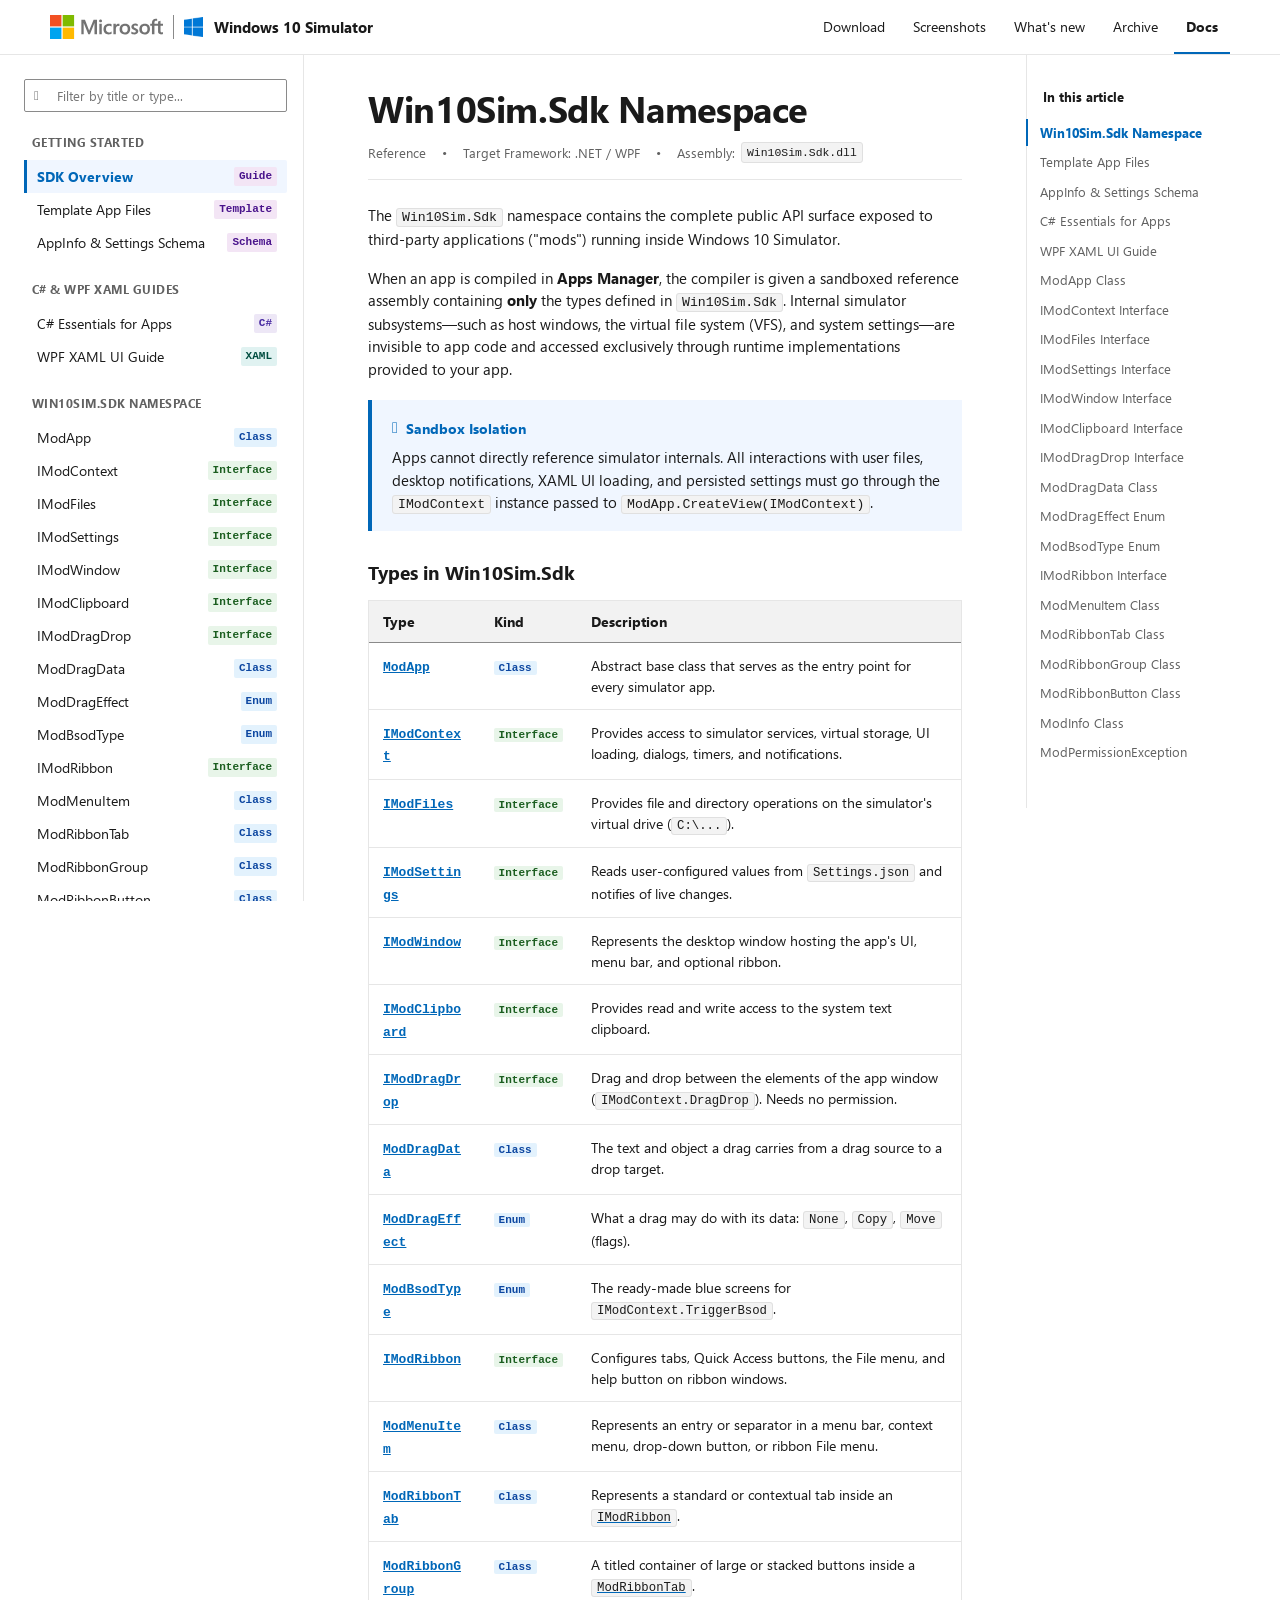
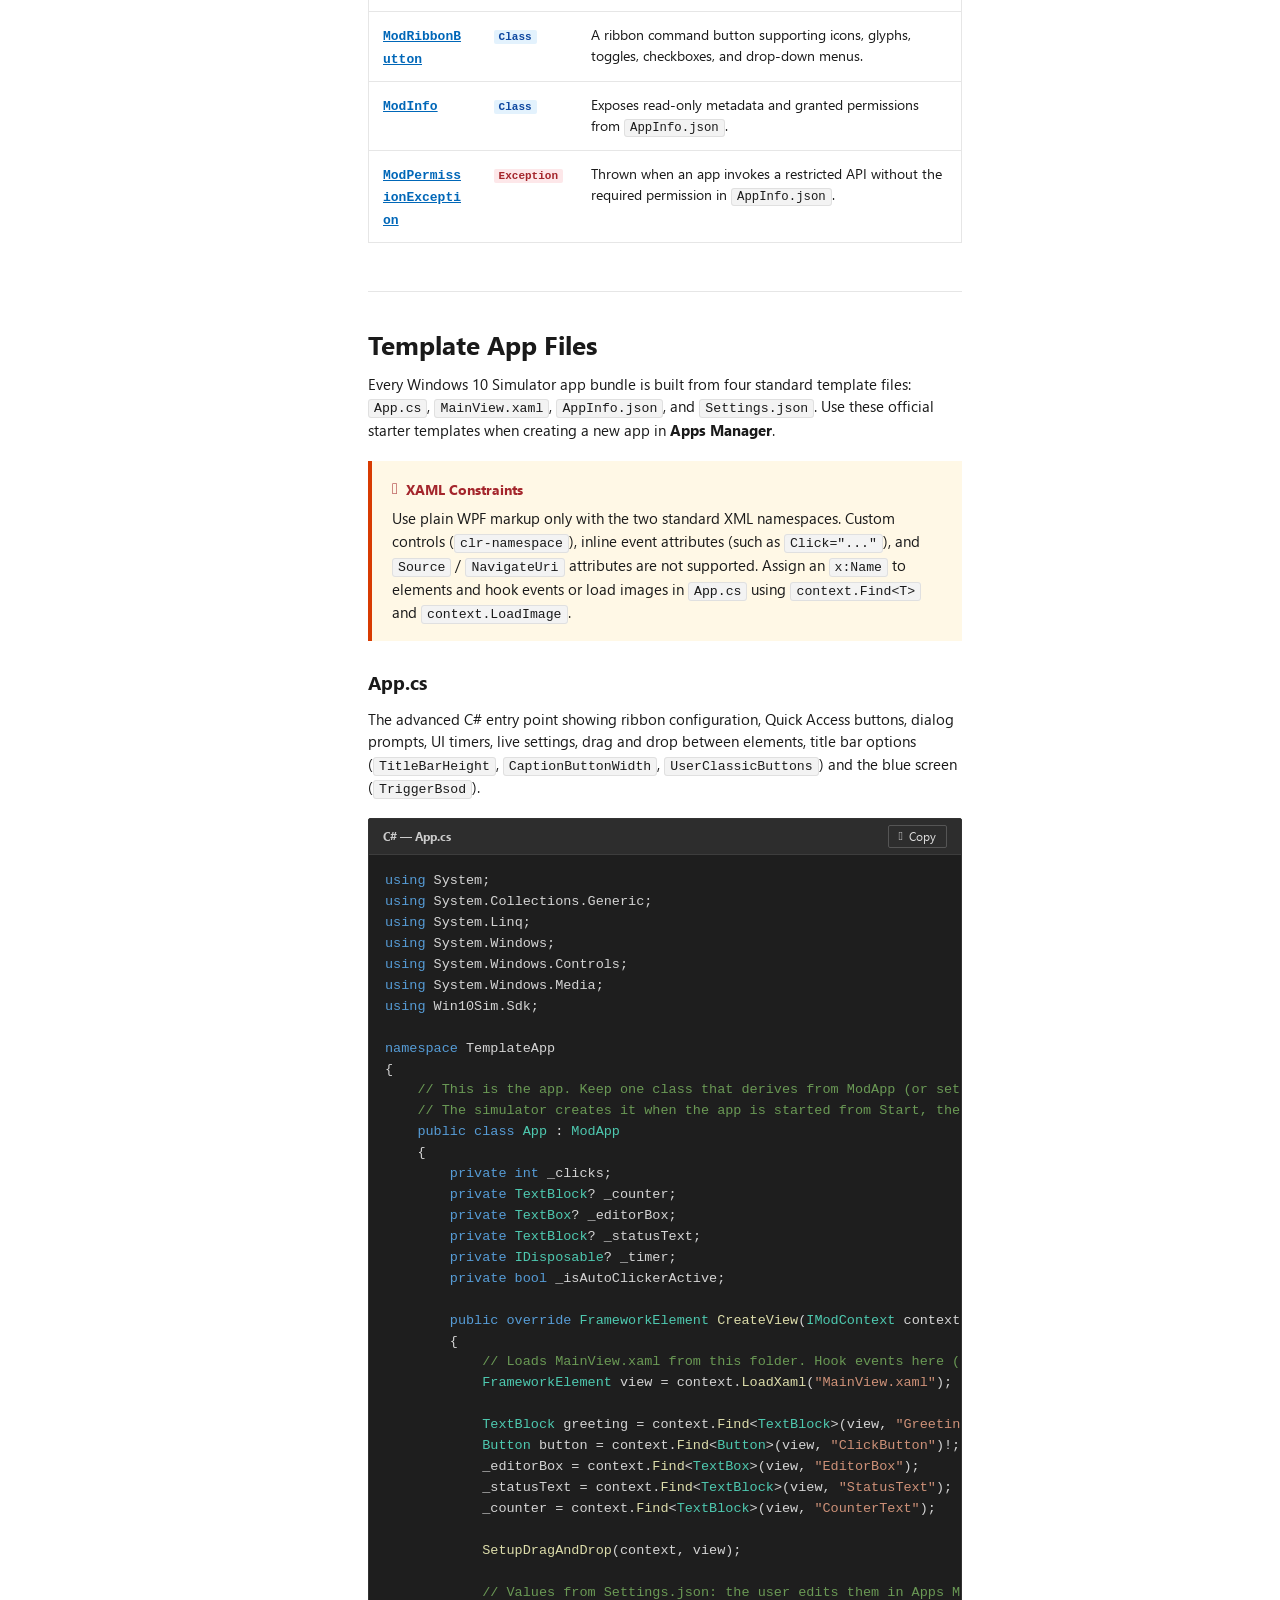
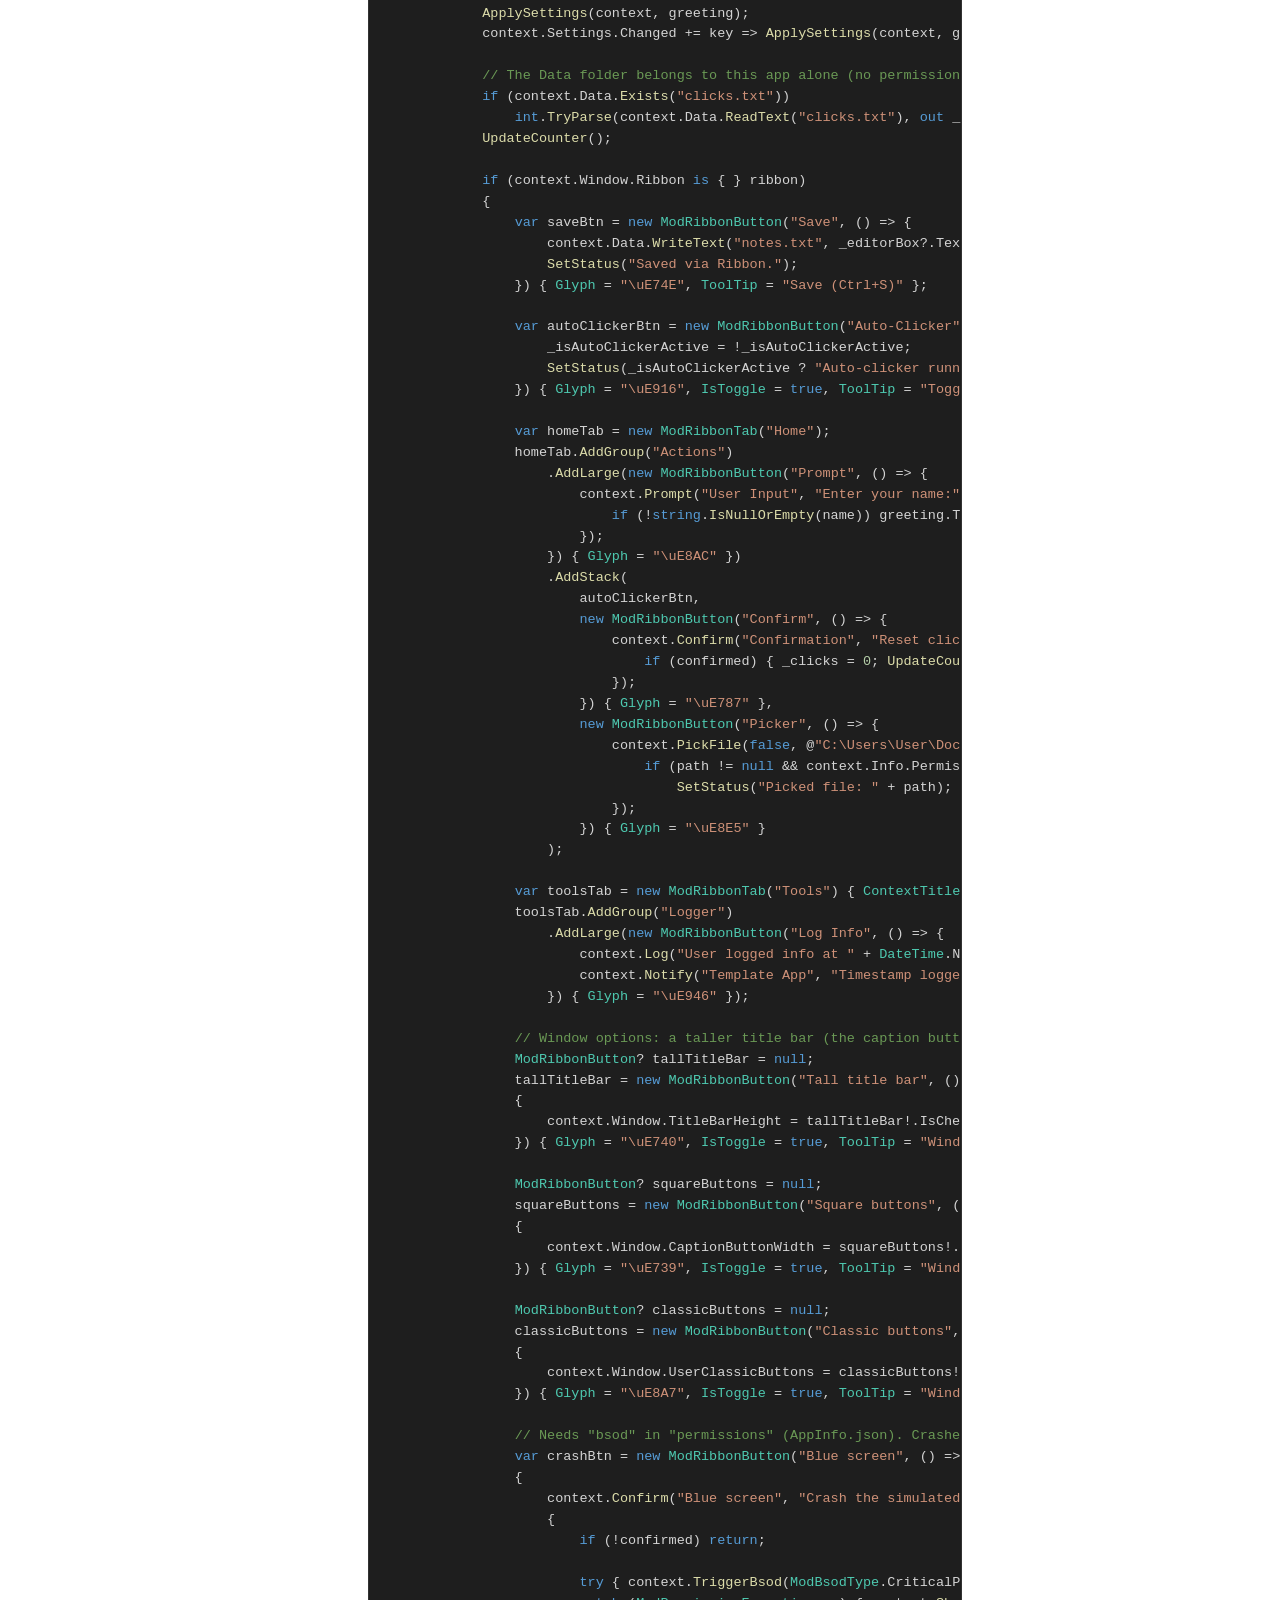
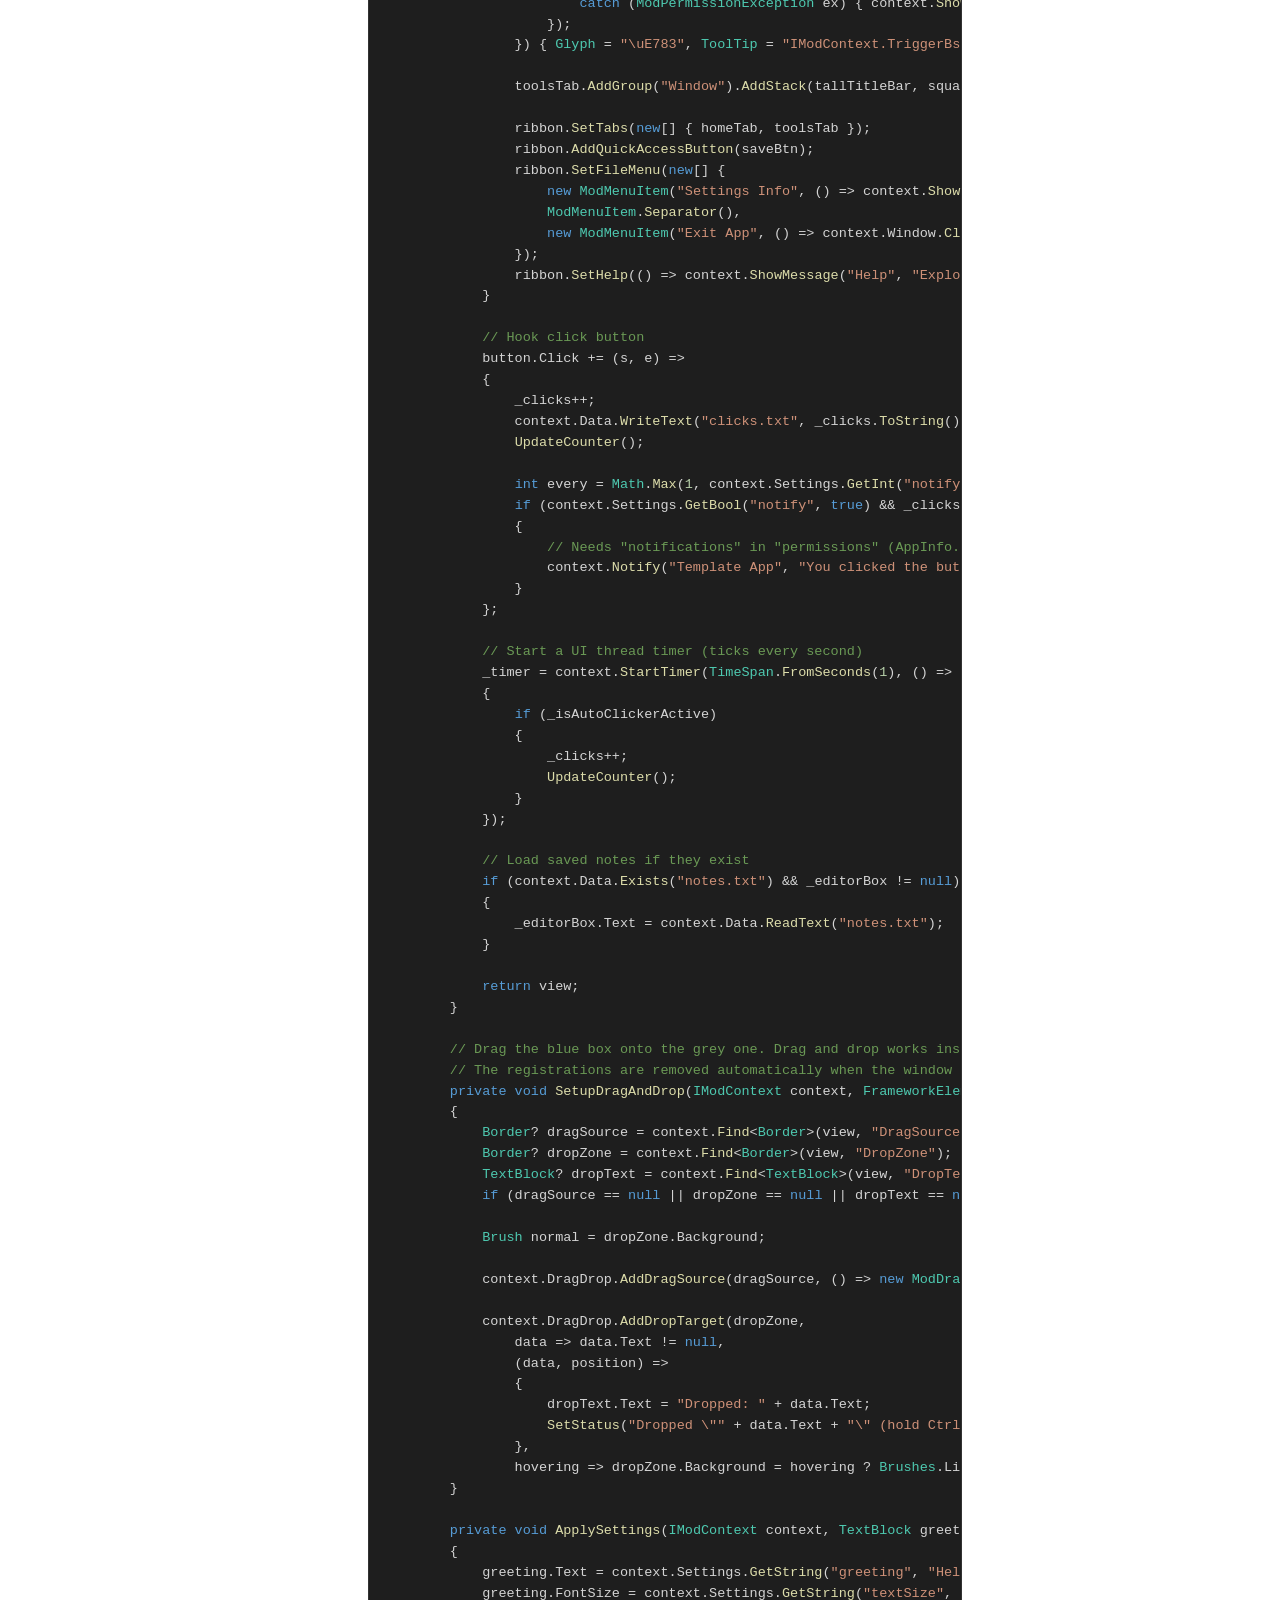
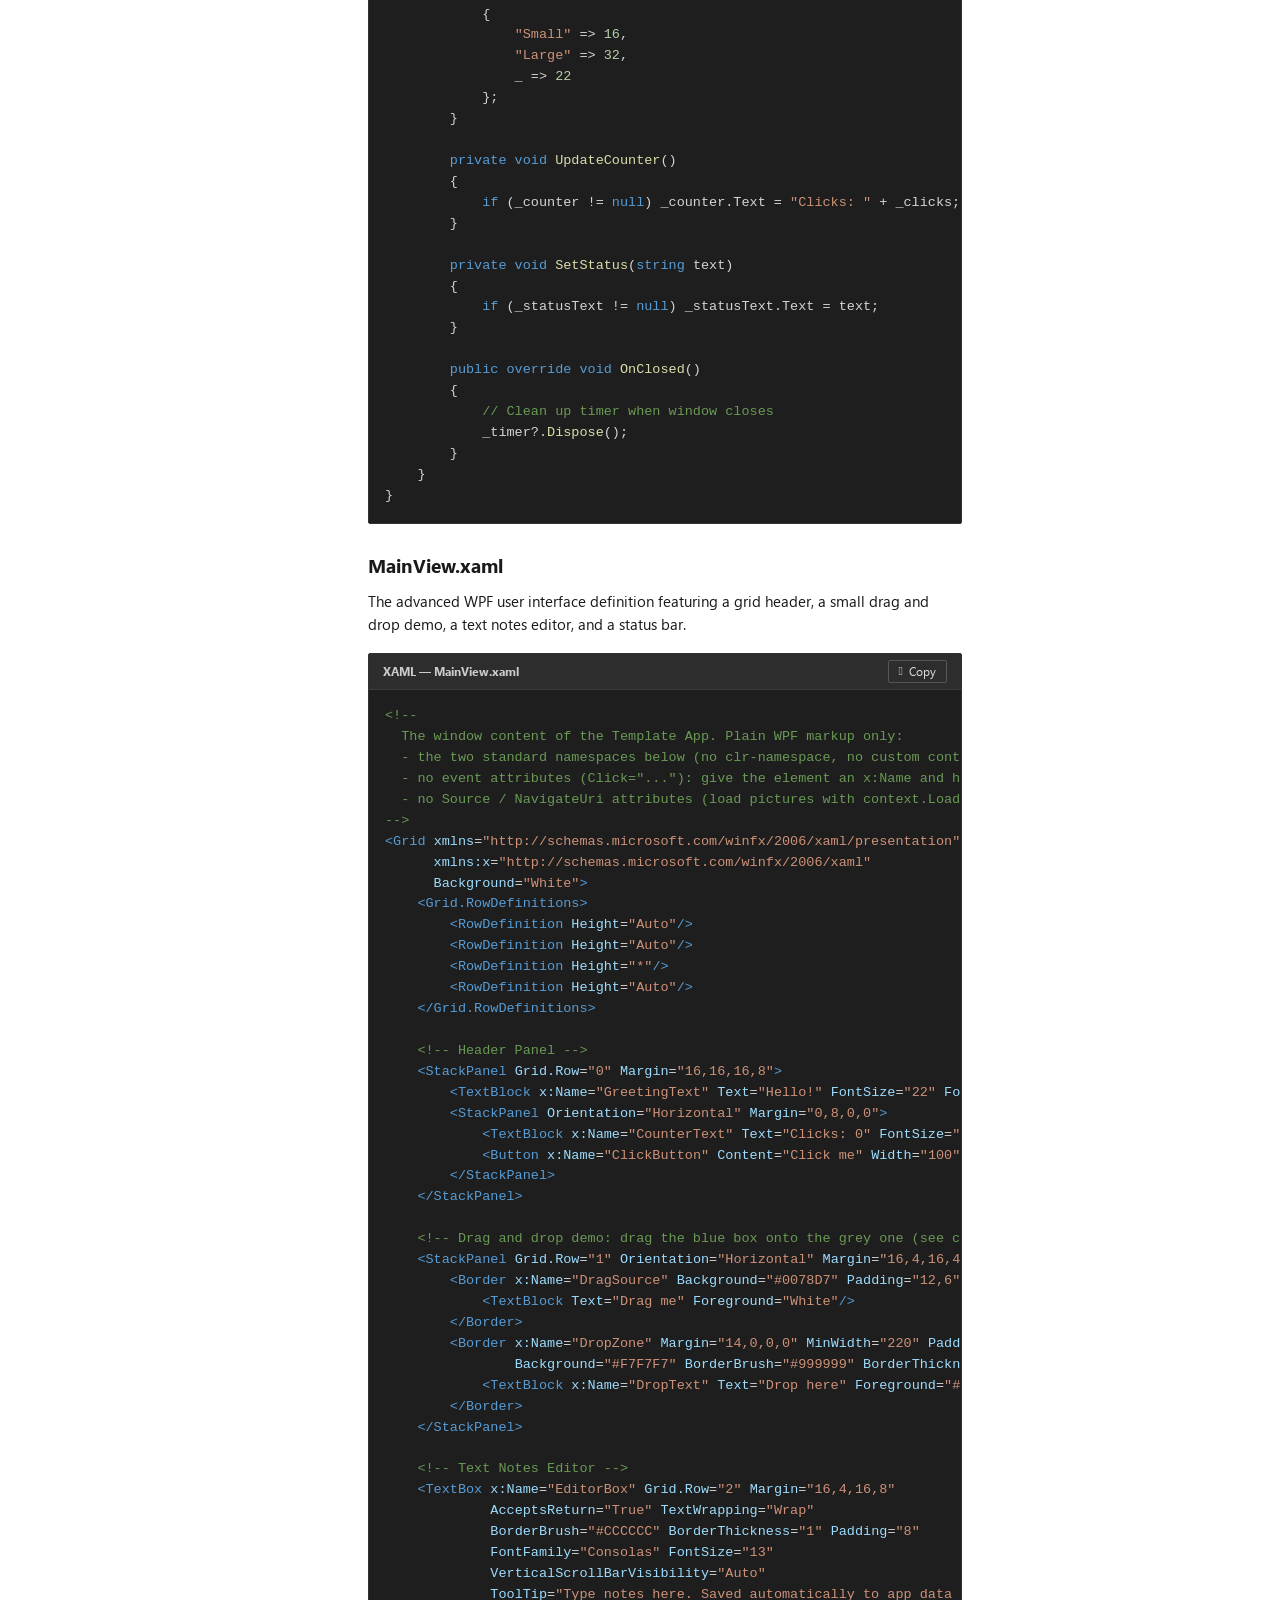
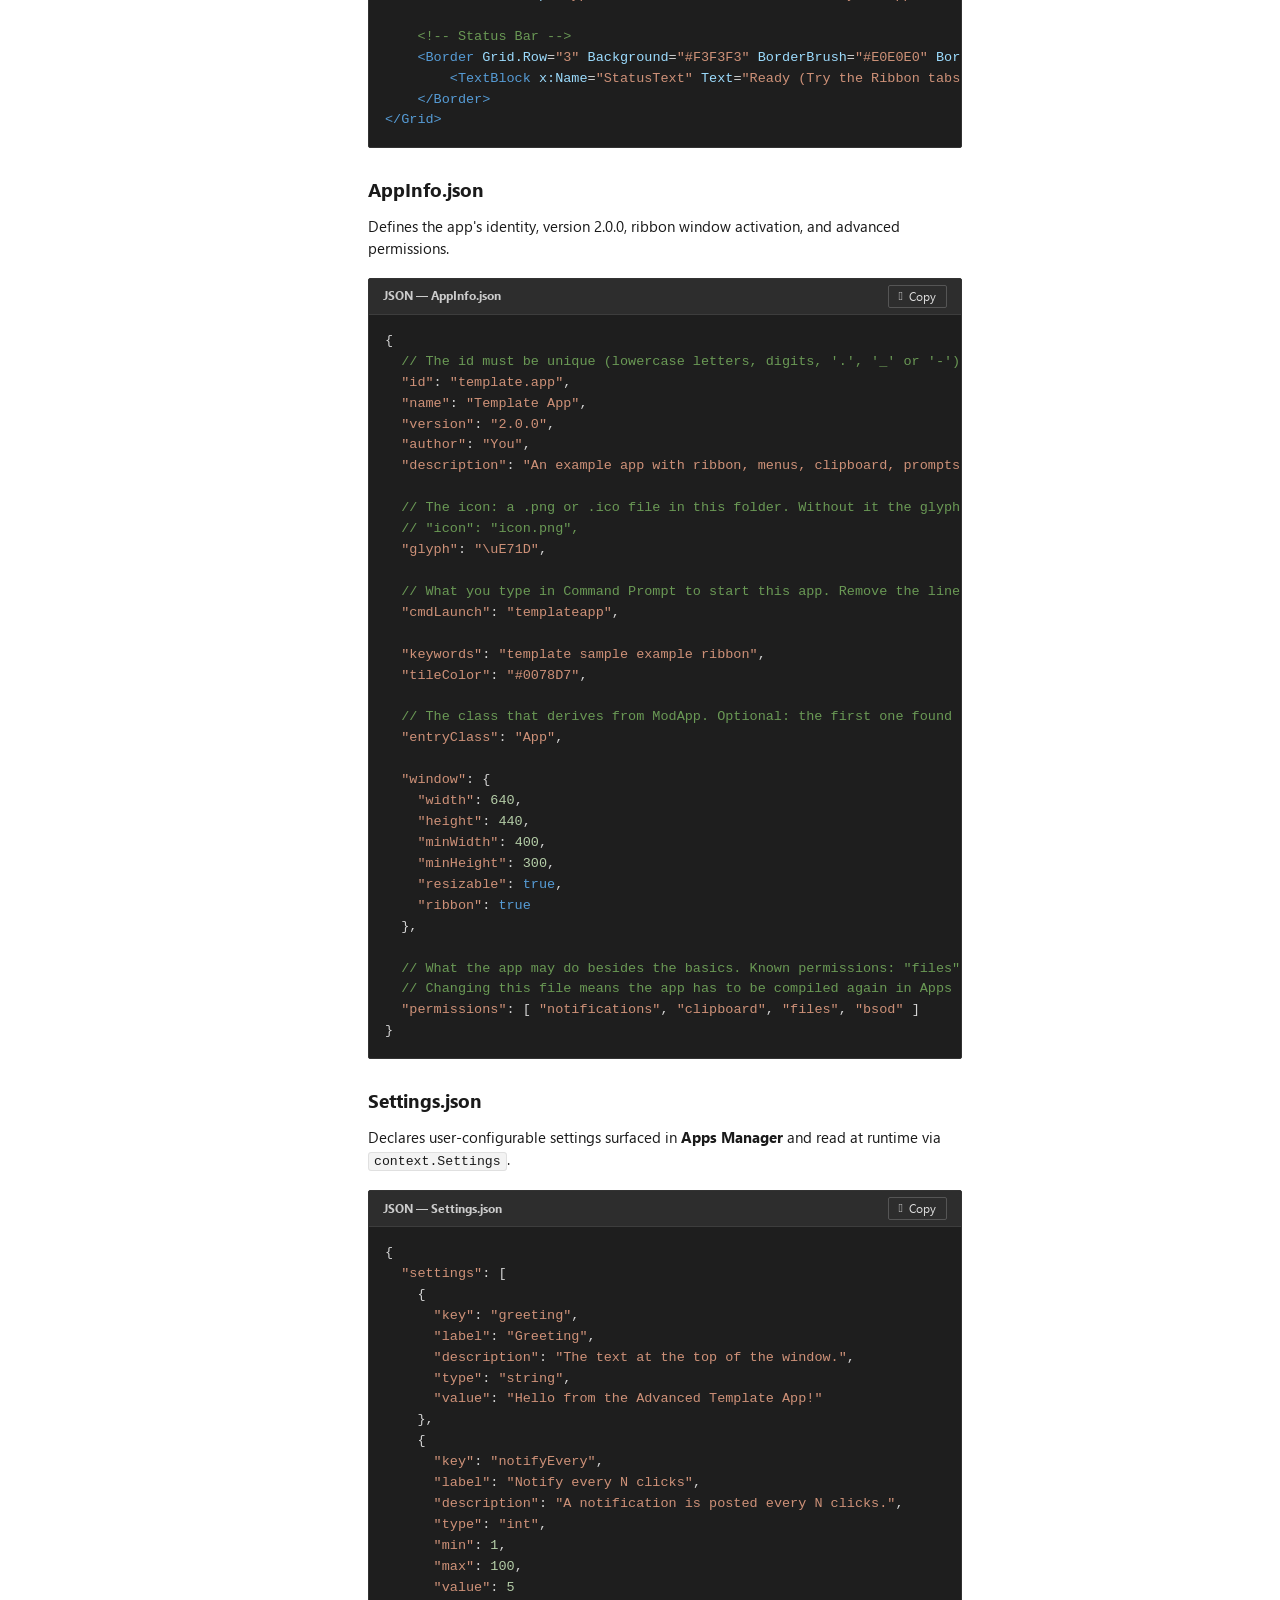
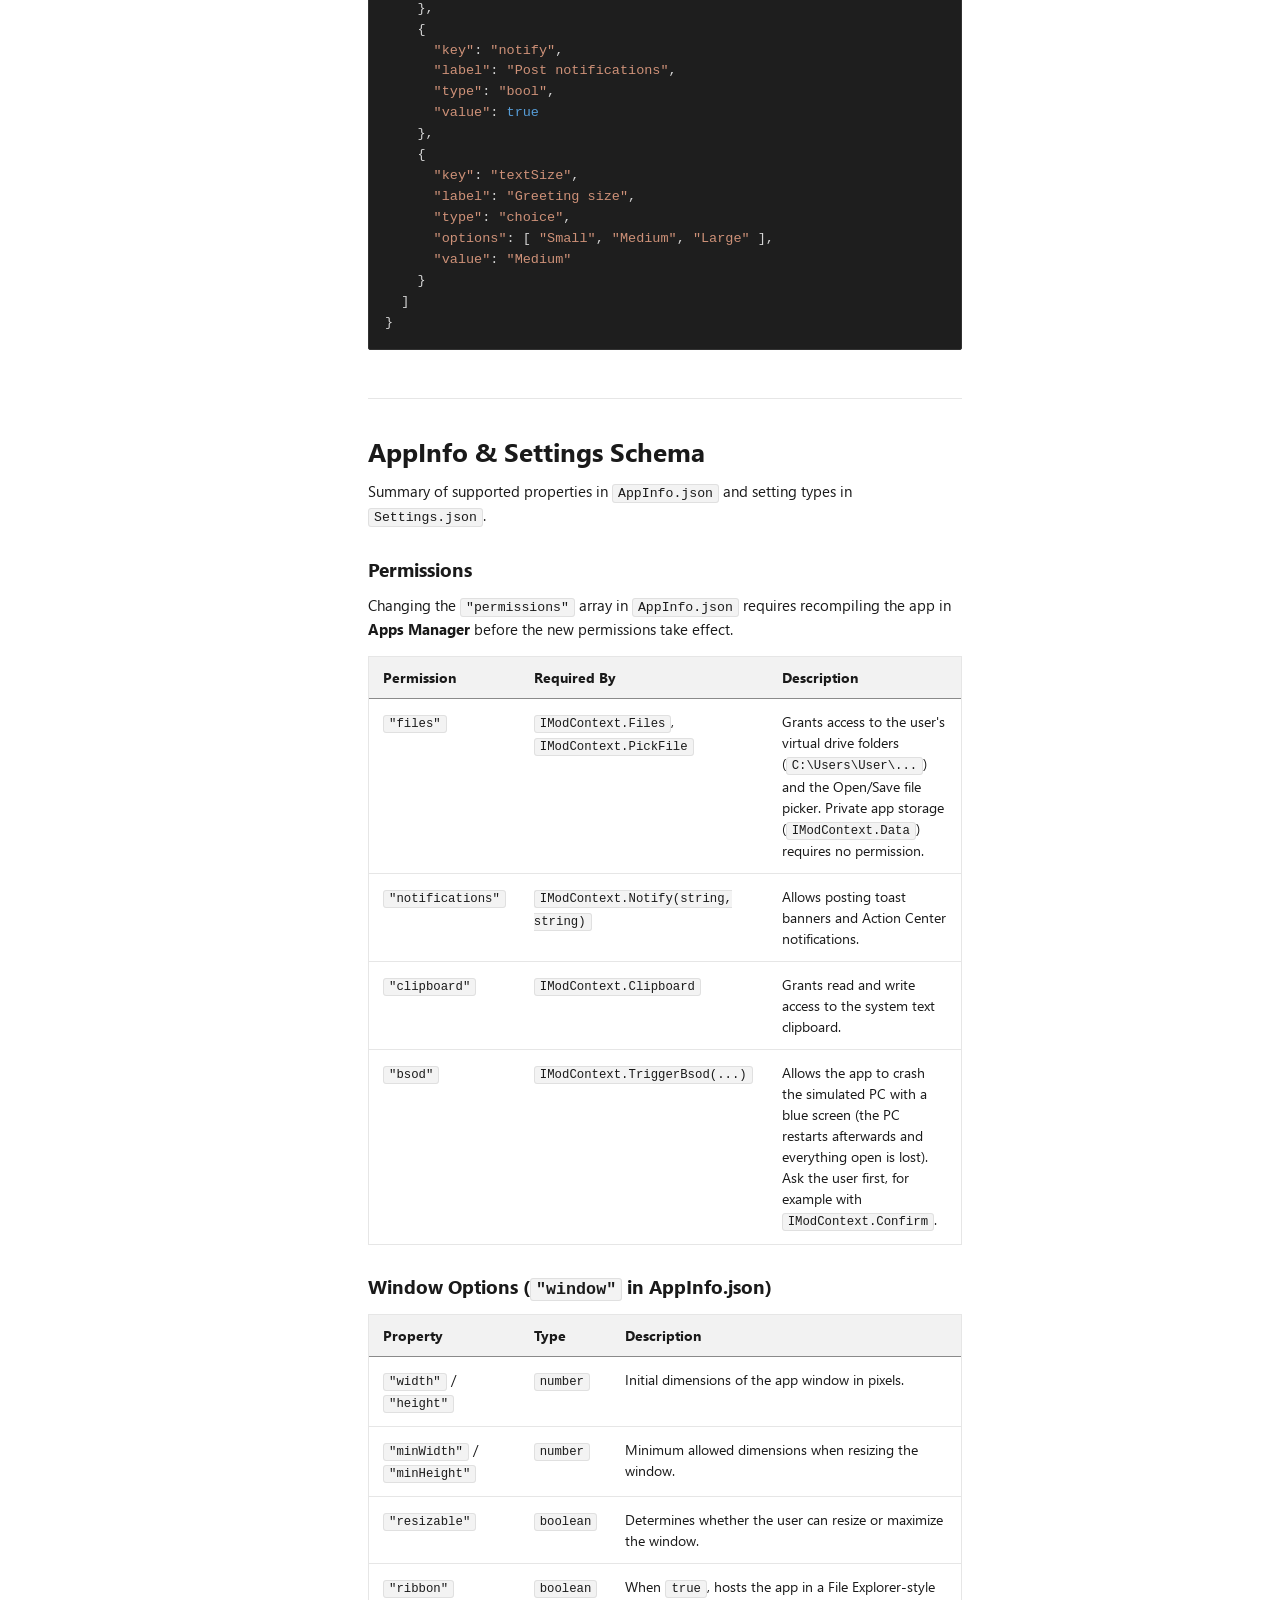
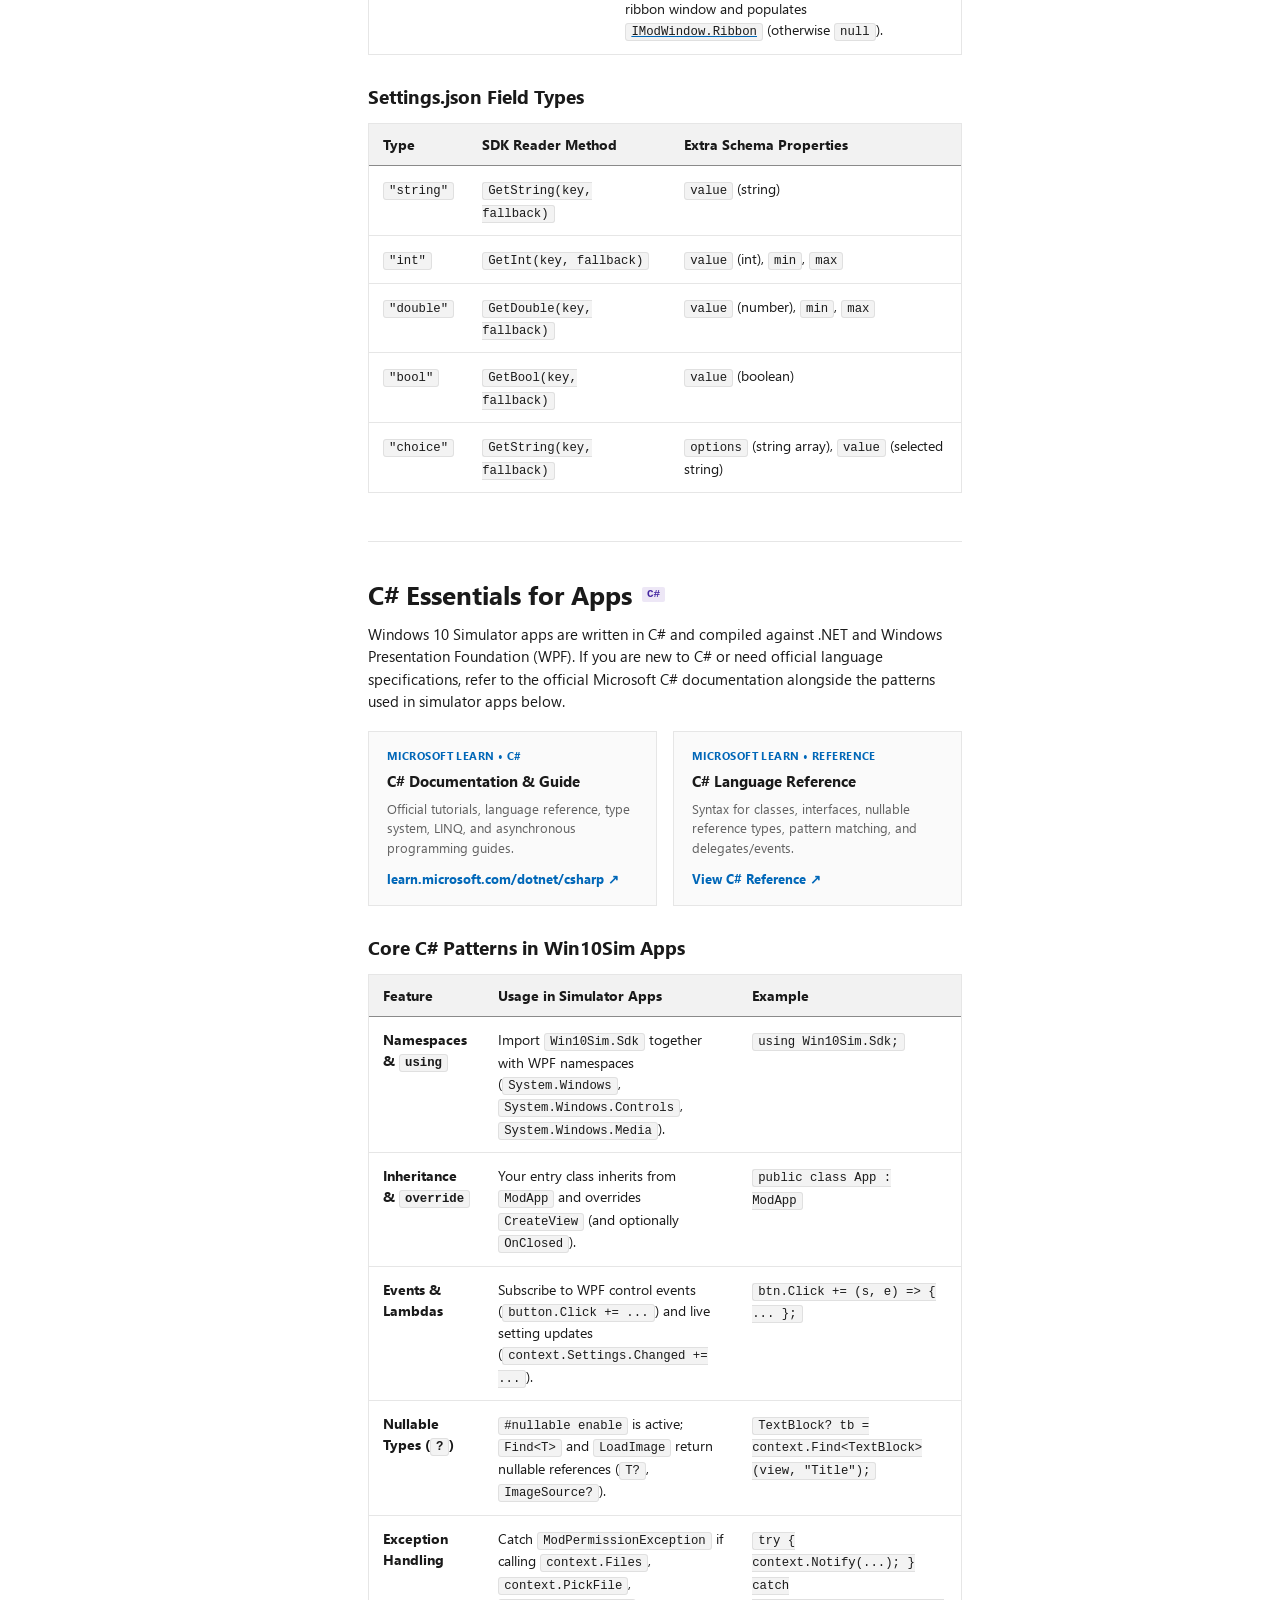
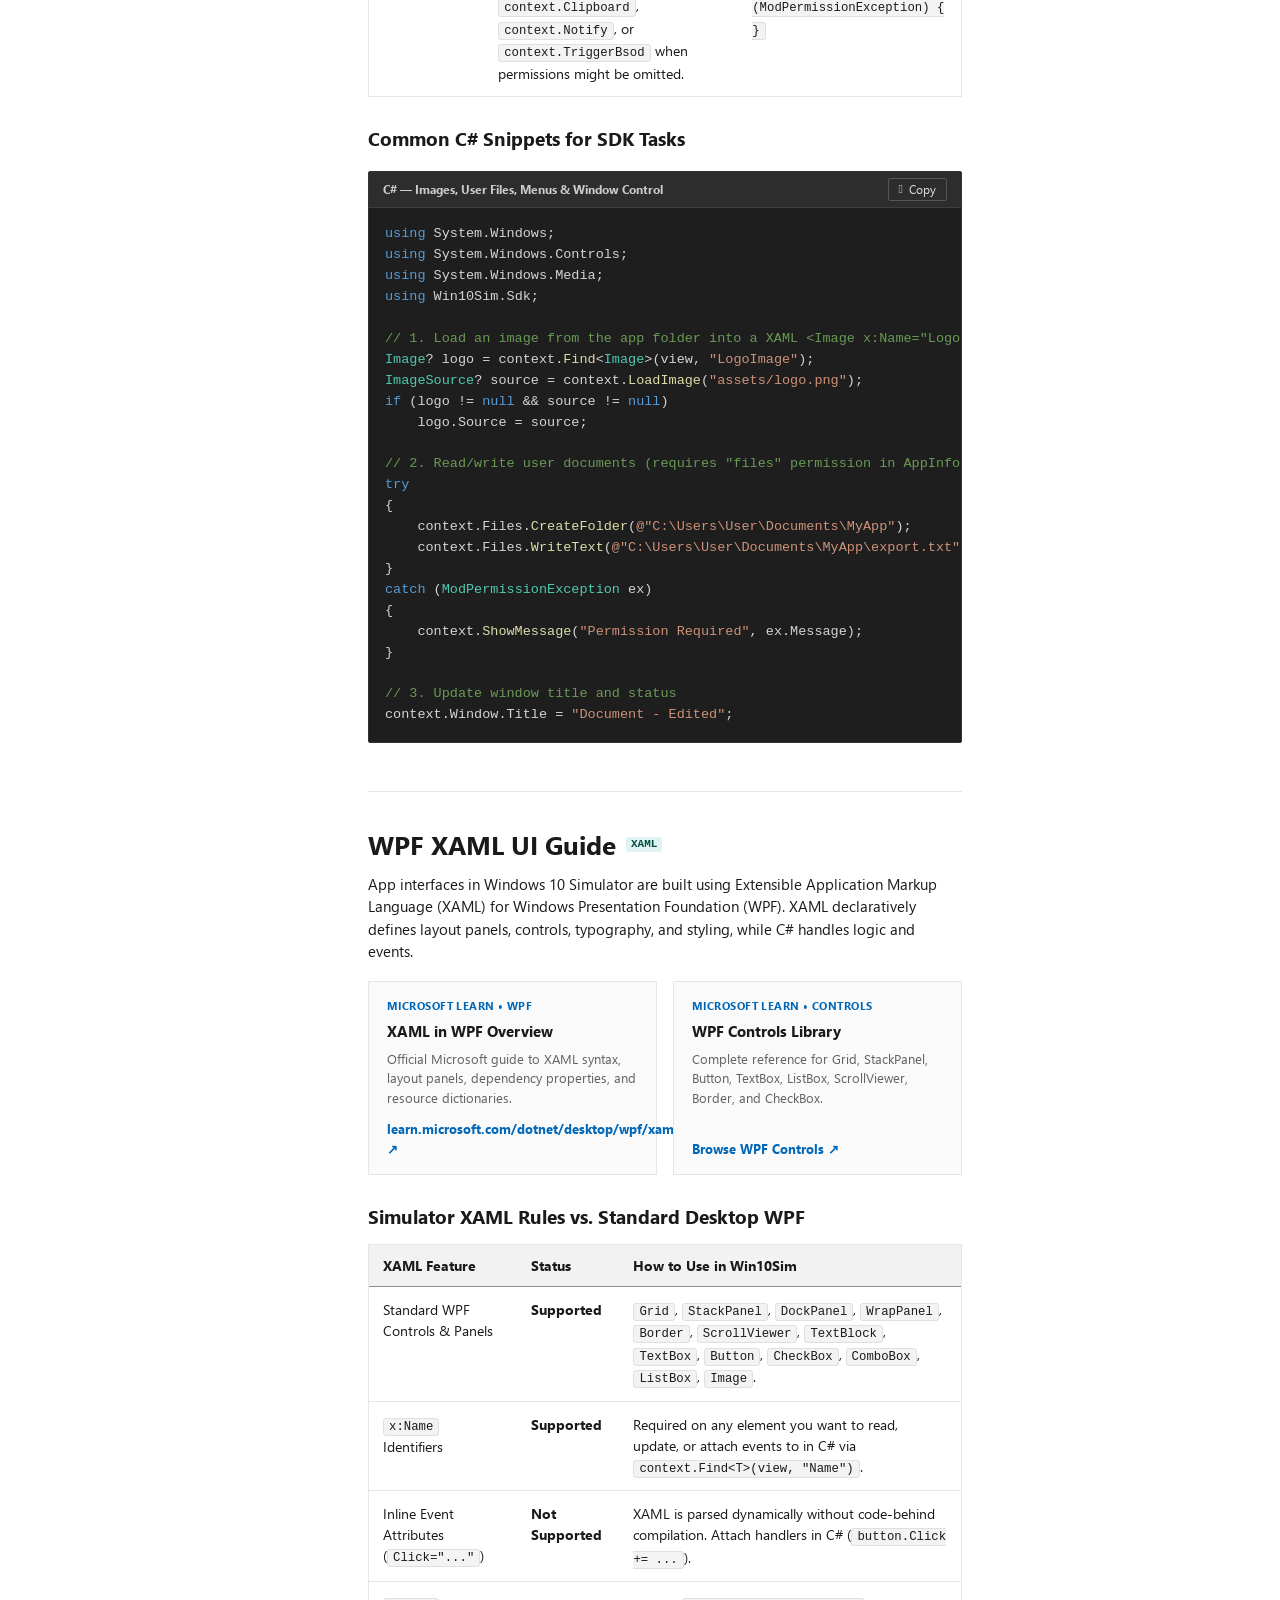
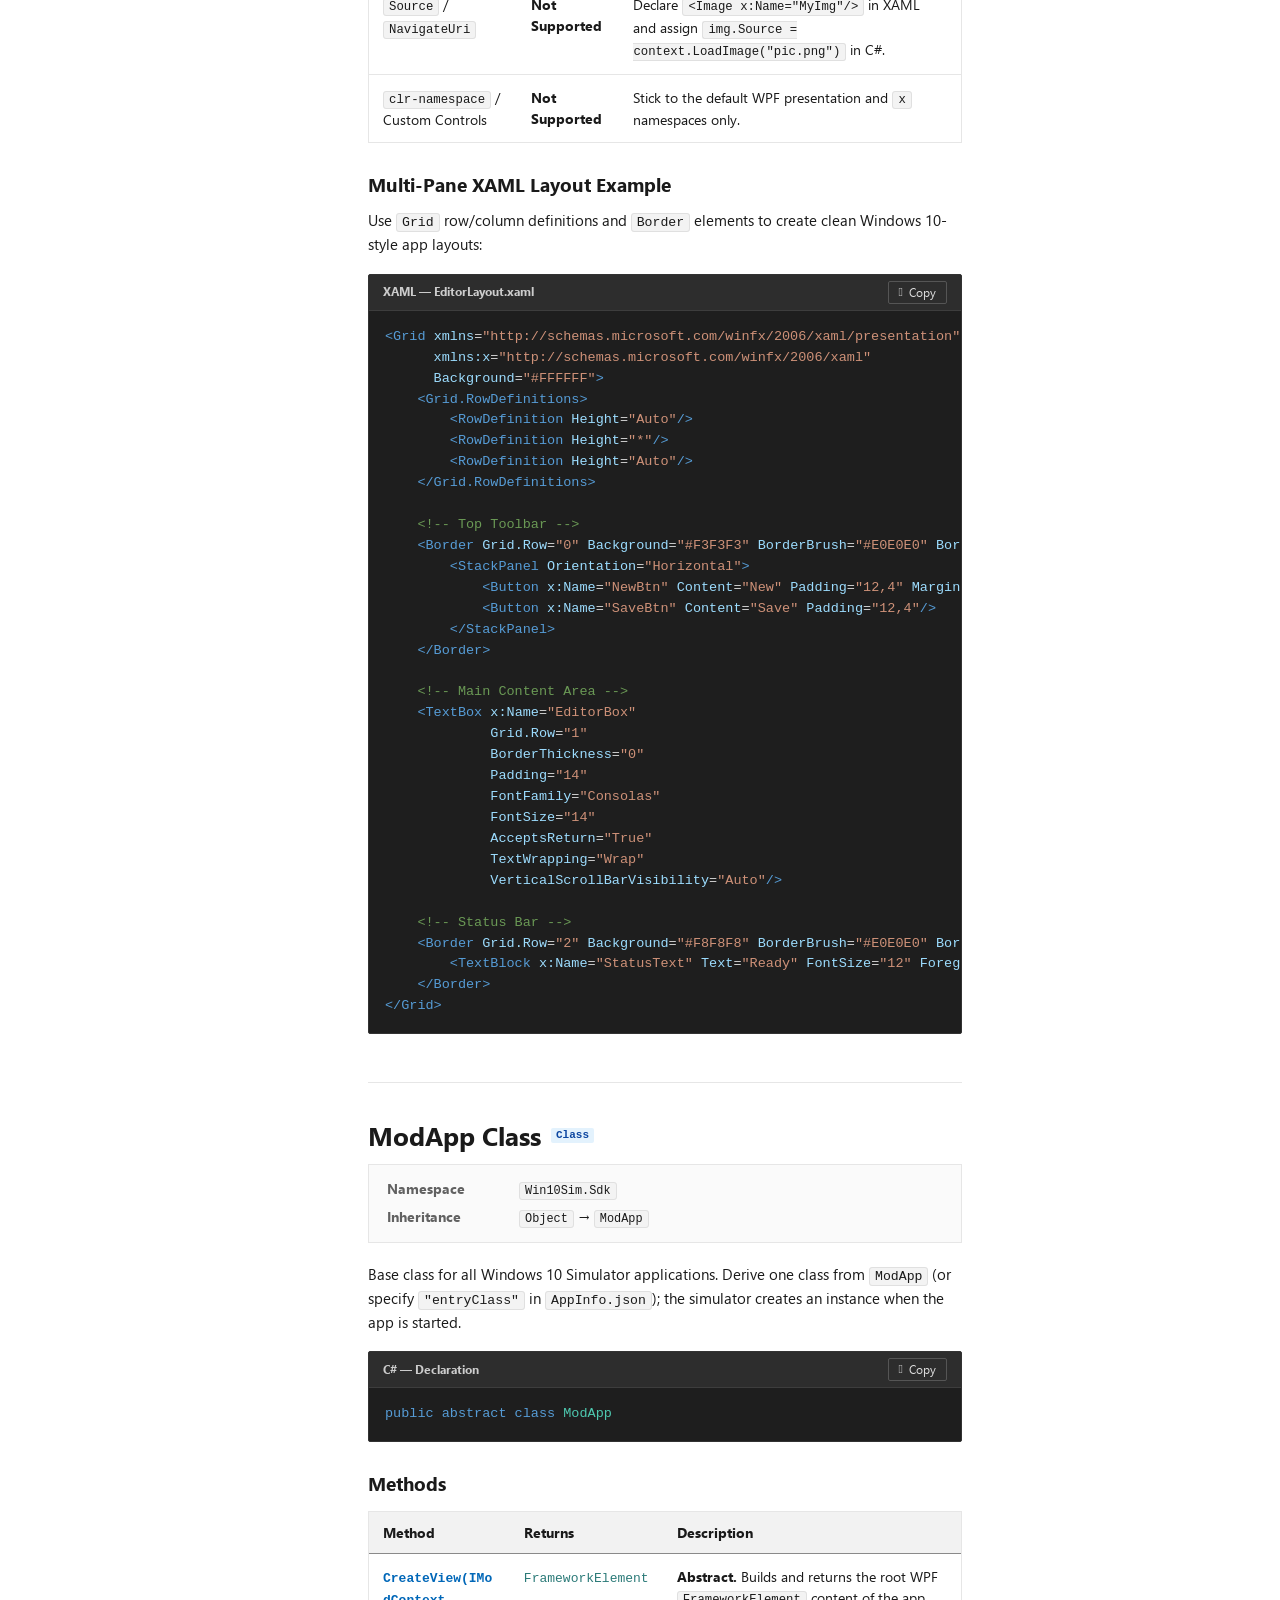
<file: docs.html>
<!doctype html>
<html lang="en">
<head>
    <meta charset="utf-8">
    <meta name="viewport" content="width=device-width, initial-scale=1">
    
    <title>Windows 10 Simulator Docs</title>
    <link rel="icon" type="image/png" sizes="48x48" href="favicon.png">

    <meta name="description" content="Official API reference and developer guide for the Windows 10 Simulator App SDK (Win10Sim.Sdk), C#, and XAML.">

    <link rel="stylesheet" href="style.css">
    <style>
        /* =========================================================
           MICROSOFT LEARN STYLE DOCUMENTATION LAYOUT & STYLES
           ========================================================= */
        :root {
            --learn-sidebar-width: 280px;
            --learn-toc-width: 230px;
            --learn-code-bg: #1e1e1e;
            --learn-code-header: #2d2d2d;
            --learn-note-bg: #f0f6ff;
            --learn-note-border: #0067b8;
            --learn-warn-bg: #fff8e6;
            --learn-warn-border: #d83b01;
        }

        /* Active topbar link */
        .topbar-links a.active {
            border-bottom-color: var(--blue);
            font-weight: 600;
        }

        /* Mobile Drawer Bar (shown only on mobile) */
        .mobile-drawer-bar {
            display: none;
            background: #fafafa;
            border-bottom: 1px solid var(--border);
            padding: 10px 24px;
        }

        .mobile-nav-toggle {
            display: inline-flex;
            align-items: center;
            gap: 8px;
            background: var(--white);
            border: 1px solid var(--border-strong);
            color: var(--text);
            padding: 6px 12px;
            font-family: inherit;
            font-size: 13px;
            font-weight: 600;
            cursor: pointer;
        }

        .mobile-nav-toggle:hover {
            background: var(--gray);
        }

        /* 3-Column Documentation Shell */
        .learn-shell {
            width: min(1400px, calc(100% - 48px));
            margin: 0 auto;
            display: grid;
            grid-template-columns: var(--learn-sidebar-width) minmax(0, 1fr) var(--learn-toc-width);
            gap: 40px;
            align-items: start;
        }

        /* Left Sidebar (Tree Navigation) */
        .learn-sidebar {
            position: sticky;
            top: 54px;
            max-height: calc(100vh - 54px);
            overflow-y: auto;
            padding: 24px 16px 40px 0;
            border-right: 1px solid var(--border);
        }

        .sidebar-filter {
            position: relative;
            margin-bottom: 18px;
        }

        .sidebar-filter input {
            width: 100%;
            padding: 7px 10px 7px 32px;
            font-family: inherit;
            font-size: 13px;
            color: var(--text);
            background: var(--white);
            border: 1px solid var(--border-strong);
            border-radius: 2px;
        }

        .sidebar-filter input:focus {
            outline: none;
            border-color: var(--blue);
            box-shadow: 0 0 0 1px var(--blue);
        }

        .sidebar-filter-icon {
            position: absolute;
            left: 10px;
            top: 50%;
            transform: translateY(-50%);
            font-family: var(--icons);
            font-size: 13px;
            color: var(--muted);
            pointer-events: none;
        }

        .tree-group {
            margin-bottom: 18px;
        }

        .tree-group-title {
            font-size: 12px;
            font-weight: 700;
            text-transform: uppercase;
            letter-spacing: 0.04em;
            color: var(--muted);
            padding: 4px 8px;
            margin-bottom: 4px;
        }

        .tree-list {
            list-style: none;
            margin: 0;
            padding: 0;
        }

        .tree-item a {
            display: flex;
            align-items: center;
            justify-content: space-between;
            gap: 8px;
            padding: 6px 10px;
            font-size: 14px;
            color: var(--text);
            text-decoration: none;
            border-left: 3px solid transparent;
            border-radius: 0 2px 2px 0;
        }

        .tree-item a:hover {
            background: var(--gray);
            color: var(--text);
        }

        .tree-item a.active {
            background: #f0f6ff;
            border-left-color: var(--blue);
            color: var(--blue);
            font-weight: 600;
        }

        .type-badge {
            font-family: "Consolas", monospace;
            font-size: 11px;
            font-weight: 600;
            padding: 1px 5px;
            border-radius: 2px;
            flex-shrink: 0;
        }

        .badge-interface { background: #e8f5e9; color: #1b5e20; }
        .badge-class { background: #e3f2fd; color: #0d47a1; }
        .badge-exception { background: #fde7e9; color: #a4262c; }
        .badge-guide { background: #f3e5f5; color: #4a148c; }
        .badge-csharp { background: #ede7f6; color: #4527a0; }
        .badge-xaml { background: #e0f2f1; color: #004d40; }

        /* Center Article Content */
        .learn-content {
            min-width: 0;
            padding: 32px 0 80px;
        }

        .learn-content section {
            padding: 0;
            margin-bottom: 48px;
            border-top: none;
        }

        .learn-content section + section {
            padding-top: 36px;
            border-top: 1px solid var(--border);
        }

        .doc-title {
            font-size: 36px;
            font-weight: 600;
            line-height: 1.2;
            margin-bottom: 12px;
            letter-spacing: -0.01em;
        }

        .doc-metadata {
            display: flex;
            flex-wrap: wrap;
            align-items: center;
            gap: 16px;
            font-size: 13px;
            color: var(--muted);
            margin-bottom: 24px;
            padding-bottom: 16px;
            border-bottom: 1px solid var(--border);
        }

        .doc-metadata span {
            display: inline-flex;
            align-items: center;
            gap: 6px;
        }

        .learn-content h2 {
            font-size: 26px;
            font-weight: 600;
            margin-top: 0;
            margin-bottom: 12px;
            display: flex;
            align-items: center;
            gap: 10px;
            flex-wrap: wrap;
        }

        .learn-content h3 {
            font-size: 19px;
            font-weight: 600;
            margin-top: 28px;
            margin-bottom: 10px;
            color: var(--text);
        }

        .learn-content p {
            margin-bottom: 16px;
            color: var(--text);
        }

        .learn-content ul {
            margin: 0 0 18px;
            padding-left: 22px;
        }

        .learn-content li {
            margin-bottom: 6px;
        }

        /* Inline code override for light documentation readability */
        .learn-content code,
        .learn-callout code {
            font-family: "Consolas", "Courier New", monospace;
            font-size: 0.88em;
            color: #1a1a1a;
            background: #f3f3f3;
            border: 1px solid #e0e0e0;
            border-radius: 3px;
            padding: 1px 5px;
        }

        /* Definition Box (Assembly / Namespace / Inheritance) */
        .definition-card {
            background: #fafafa;
            border: 1px solid var(--border);
            padding: 14px 18px;
            margin-bottom: 20px;
            font-size: 13.5px;
            display: grid;
            gap: 6px;
        }

        .definition-row {
            display: grid;
            grid-template-columns: 120px 1fr;
            gap: 12px;
        }

        .definition-label {
            font-weight: 600;
            color: var(--muted);
        }

        /* Microsoft Learn Callouts (Note / Important) */
        .learn-callout {
            padding: 16px 20px;
            margin: 20px 0;
            border-left: 4px solid var(--learn-note-border);
            background: var(--learn-note-bg);
        }

        .learn-callout.warning {
            border-left-color: var(--learn-warn-border);
            background: var(--learn-warn-bg);
        }

        .callout-title {
            display: flex;
            align-items: center;
            gap: 8px;
            font-weight: 700;
            font-size: 14px;
            margin-bottom: 6px;
            color: var(--blue);
        }

        .learn-callout.warning .callout-title {
            color: #a4262c;
        }

        .callout-icon {
            font-family: var(--icons);
            font-size: 16px;
        }

        .learn-callout p:last-child {
            margin-bottom: 0;
        }

        /* External Microsoft Docs Resource Cards */
        .ms-docs-grid {
            display: grid;
            grid-template-columns: repeat(auto-fit, minmax(260px, 1fr));
            gap: 16px;
            margin: 18px 0 24px;
        }

        .ms-doc-card {
            display: flex;
            flex-direction: column;
            justify-content: space-between;
            padding: 16px 18px;
            background: #fafafa;
            border: 1px solid var(--border);
            text-decoration: none;
            color: var(--text);
            transition: border-color 0.15s, background 0.15s;
        }

        .ms-doc-card:hover {
            background: var(--white);
            border-color: var(--blue);
            color: var(--text);
        }

        .ms-doc-card-eyebrow {
            font-size: 11px;
            font-weight: 700;
            text-transform: uppercase;
            letter-spacing: 0.04em;
            color: var(--blue);
            margin-bottom: 6px;
        }

        .ms-doc-card-title {
            font-size: 15px;
            font-weight: 600;
            margin-bottom: 6px;
            color: var(--text);
        }

        .ms-doc-card-desc {
            font-size: 13px;
            color: var(--muted);
            margin-bottom: 12px;
        }

        .ms-doc-card-link {
            font-size: 13px;
            font-weight: 600;
            color: var(--blue);
        }

        /* Code Blocks with Header & Copy Button */
        .code-block-wrapper {
            margin: 18px 0 24px;
            border: 1px solid #333333;
            border-radius: 2px;
            overflow: hidden;
            background: var(--learn-code-bg);
        }

        .code-block-header {
            display: flex;
            align-items: center;
            justify-content: space-between;
            padding: 6px 14px;
            background: var(--learn-code-header);
            border-bottom: 1px solid #3d3d3d;
            color: #cccccc;
            font-size: 12px;
            font-weight: 600;
        }

        .copy-btn {
            display: inline-flex;
            align-items: center;
            gap: 6px;
            background: transparent;
            border: 1px solid #555555;
            color: #e0e0e0;
            padding: 3px 10px;
            font-family: inherit;
            font-size: 12px;
            cursor: pointer;
            border-radius: 2px;
        }

        .copy-btn:hover {
            background: #3d3d3d;
            color: #ffffff;
        }

        .copy-btn .icon {
            font-family: var(--icons);
            font-size: 12px;
        }

        .code-block-wrapper pre {
            margin: 0;
            padding: 16px;
            overflow-x: auto;
            font-family: "Consolas", "Courier New", monospace;
            font-size: 13.5px;
            line-height: 1.55;
            color: #d4d4d4;
        }

        .code-block-wrapper pre code {
            background: transparent;
            border: none;
            padding: 0;
            color: inherit;
            font-size: inherit;
        }

        /* Syntax Highlighting Tokens */
        .tok-kw { color: #569cd6; }
        .tok-type { color: #4ec9b0; }
        .tok-str { color: #ce9178; }
        .tok-com { color: #6a9955; }
        .tok-method { color: #dcdcaa; }
        .tok-num { color: #b5cea8; }
        .tok-tag { color: #569cd6; }
        .tok-attr { color: #9cdcfe; }

        /* API Member Tables (Microsoft Learn Standard) */
        .api-table-wrap {
            overflow-x: auto;
            margin: 12px 0 24px;
            border: 1px solid var(--border);
        }

        .api-table {
            width: 100%;
            border-collapse: collapse;
            text-align: left;
            font-size: 14px;
        }

        .api-table th {
            background: var(--gray);
            font-weight: 600;
            padding: 10px 14px;
            border-bottom: 1px solid var(--border-strong);
            color: var(--text);
            white-space: nowrap;
        }

        .api-table td {
            padding: 12px 14px;
            border-bottom: 1px solid var(--border);
            vertical-align: top;
        }

        .api-table tr:last-child td {
            border-bottom: none;
        }

        .api-table tr:hover td {
            background: #fafafa;
        }

        .member-sig {
            font-family: "Consolas", "Courier New", monospace;
            font-size: 13px;
            font-weight: 600;
            color: var(--blue);
            word-break: break-word;
        }

        .member-type {
            font-family: "Consolas", "Courier New", monospace;
            font-size: 13px;
            color: #2b7a78;
            white-space: nowrap;
        }

        .perm-pill {
            display: inline-block;
            margin-top: 4px;
            padding: 1px 6px;
            font-size: 11.5px;
            font-weight: 600;
            background: #fff4ce;
            color: #795e00;
            border: 1px solid #f0d78c;
            border-radius: 2px;
        }

        /* Right Sidebar ("In this article" TOC) */
        .learn-toc {
            position: sticky;
            top: 54px;
            padding: 32px 0 40px 16px;
            border-left: 1px solid var(--border);
        }

        .toc-title {
            font-size: 13px;
            font-weight: 700;
            color: var(--text);
            margin-bottom: 12px;
        }

        .toc-list {
            list-style: none;
            margin: 0;
            padding: 0;
        }

        .toc-list li {
            margin-bottom: 2px;
        }

        .toc-list a {
            display: block;
            padding: 4px 0 4px 12px;
            font-size: 13px;
            color: var(--muted);
            text-decoration: none;
            border-left: 2px solid transparent;
            margin-left: -17px;
        }

        .toc-list a:hover {
            color: var(--text);
        }

        .toc-list a.active {
            color: var(--blue);
            font-weight: 600;
            border-left-color: var(--blue);
        }

        /* Responsive Breakpoints */
        @media (max-width: 1120px) {
            .learn-shell {
                grid-template-columns: var(--learn-sidebar-width) minmax(0, 1fr);
            }
            .learn-toc {
                display: none;
            }
        }

        @media (max-width: 820px) {
            .mobile-drawer-bar {
                display: block;
            }
            .learn-shell {
                grid-template-columns: 1fr;
                gap: 0;
            }
            .learn-sidebar {
                display: none;
                position: static;
                max-height: none;
                border-right: none;
                border-bottom: 1px solid var(--border);
                padding: 16px 0;
            }
            .learn-sidebar.open {
                display: block;
            }
            .definition-row {
                grid-template-columns: 1fr;
                gap: 2px;
            }
        }
    </style>
</head>

<body>

    <!-- Global navigation (Identical topbar, no hero banner) -->
    <nav class="topbar" aria-label="Site">
        <div class="topbar-inner">
            <a class="brand" href="index.html">
                <img src="assets/Microsoft_logo.svg" alt="Microsoft" class="brand-logo">
                <span class="brand-divider" aria-hidden="true"></span>
                <img src="assets/win10.png" alt="" class="brand-product-logo">
                <span class="brand-name">Windows 10 Simulator</span>
            </a>

            <ul class="topbar-links">
                <li><a href="index.html#download">Download</a></li>
                <li><a href="index.html#screenshots">Screenshots</a></li>
                <li><a href="index.html#changelog-section">What's new</a></li>
                <li><a href="index.html#archive-section">Archive</a></li>
                <li><a href="docs.html" class="active" aria-current="page">Docs</a></li>
            </ul>
        </div>
    </nav>

    <!-- Mobile Navigation Drawer Button (hidden on desktop) -->
    <div class="mobile-drawer-bar">
        <button type="button" class="mobile-nav-toggle" id="sidebar-toggle" aria-expanded="false" aria-controls="learn-sidebar">
            <span style="font-family: var(--icons);" aria-hidden="true">&#xE700;</span>
            <span>Contents</span>
        </button>
    </div>

    <!-- Main 3-Column Microsoft Learn Documentation Layout -->
    <div class="learn-shell">

        <!-- Left Navigation Tree -->
        <aside class="learn-sidebar" id="learn-sidebar" aria-label="Documentation Navigation">
            <div class="sidebar-filter">
                <span class="sidebar-filter-icon" aria-hidden="true">&#xE721;</span>
                <input type="search" id="nav-filter" placeholder="Filter by title or type..." aria-label="Filter navigation">
            </div>

            <div class="tree-group">
                <div class="tree-group-title">Getting Started</div>
                <ul class="tree-list">
                    <li class="tree-item"><a href="#overview" class="active"><span>SDK Overview</span><span class="type-badge badge-guide">Guide</span></a></li>
                    <li class="tree-item"><a href="#template-app"><span>Template App Files</span><span class="type-badge badge-guide">Template</span></a></li>
                    <li class="tree-item"><a href="#manifest-settings"><span>AppInfo &amp; Settings Schema</span><span class="type-badge badge-guide">Schema</span></a></li>
                </ul>
            </div>

            <div class="tree-group">
                <div class="tree-group-title">C# &amp; WPF XAML Guides</div>
                <ul class="tree-list">
                    <li class="tree-item"><a href="#csharp-guide"><span>C# Essentials for Apps</span><span class="type-badge badge-csharp">C#</span></a></li>
                    <li class="tree-item"><a href="#xaml-guide"><span>WPF XAML UI Guide</span><span class="type-badge badge-xaml">XAML</span></a></li>
                </ul>
            </div>

            <div class="tree-group">
                <div class="tree-group-title">Win10Sim.Sdk Namespace</div>
                <ul class="tree-list">
                    <li class="tree-item"><a href="#modapp"><span>ModApp</span><span class="type-badge badge-class">Class</span></a></li>
                    <li class="tree-item"><a href="#imodcontext"><span>IModContext</span><span class="type-badge badge-interface">Interface</span></a></li>
                    <li class="tree-item"><a href="#imodfiles"><span>IModFiles</span><span class="type-badge badge-interface">Interface</span></a></li>
                    <li class="tree-item"><a href="#imodsettings"><span>IModSettings</span><span class="type-badge badge-interface">Interface</span></a></li>
                    <li class="tree-item"><a href="#imodwindow"><span>IModWindow</span><span class="type-badge badge-interface">Interface</span></a></li>
                    <li class="tree-item"><a href="#imodclipboard"><span>IModClipboard</span><span class="type-badge badge-interface">Interface</span></a></li>
                    <li class="tree-item"><a href="#imoddragdrop"><span>IModDragDrop</span><span class="type-badge badge-interface">Interface</span></a></li>
                    <li class="tree-item"><a href="#moddragdata"><span>ModDragData</span><span class="type-badge badge-class">Class</span></a></li>
                    <li class="tree-item"><a href="#moddrageffect"><span>ModDragEffect</span><span class="type-badge badge-class">Enum</span></a></li>
                    <li class="tree-item"><a href="#modbsodtype"><span>ModBsodType</span><span class="type-badge badge-class">Enum</span></a></li>
                    <li class="tree-item"><a href="#imodribbon"><span>IModRibbon</span><span class="type-badge badge-interface">Interface</span></a></li>
                    <li class="tree-item"><a href="#modmenuitem"><span>ModMenuItem</span><span class="type-badge badge-class">Class</span></a></li>
                    <li class="tree-item"><a href="#modribbontab"><span>ModRibbonTab</span><span class="type-badge badge-class">Class</span></a></li>
                    <li class="tree-item"><a href="#modribbongroup"><span>ModRibbonGroup</span><span class="type-badge badge-class">Class</span></a></li>
                    <li class="tree-item"><a href="#modribbonbutton"><span>ModRibbonButton</span><span class="type-badge badge-class">Class</span></a></li>
                    <li class="tree-item"><a href="#modinfo"><span>ModInfo</span><span class="type-badge badge-class">Class</span></a></li>
                    <li class="tree-item"><a href="#modpermissionexception"><span>ModPermissionException</span><span class="type-badge badge-exception">Exception</span></a></li>
                </ul>
            </div>
        </aside>

        <!-- Center Documentation Article -->
        <main class="learn-content" id="main-content">

            <!-- OVERVIEW -->
            <section id="overview">
                <h1 class="doc-title">Win10Sim.Sdk Namespace</h1>
                <div class="doc-metadata">
                    <span>Reference</span>
                    <span>•</span>
                    <span>Target Framework: .NET / WPF</span>
                    <span>•</span>
                    <span>Assembly: <code>Win10Sim.Sdk.dll</code></span>
                </div>

                <p>
                    The <code>Win10Sim.Sdk</code> namespace contains the complete public API surface exposed to third-party applications ("mods") running inside Windows 10 Simulator.
                </p>
                <p>
                    When an app is compiled in <strong>Apps Manager</strong>, the compiler is given a sandboxed reference assembly containing <strong>only</strong> the types defined in <code>Win10Sim.Sdk</code>. Internal simulator subsystems—such as host windows, the virtual file system (VFS), and system settings—are invisible to app code and accessed exclusively through runtime implementations provided to your app.
                </p>

                <div class="learn-callout">
                    <div class="callout-title">
                        <span class="callout-icon" aria-hidden="true">&#xE946;</span>
                        <span>Sandbox Isolation</span>
                    </div>
                    <p>
                        Apps cannot directly reference simulator internals. All interactions with user files, desktop notifications, XAML UI loading, and persisted settings must go through the <code>IModContext</code> instance passed to <code>ModApp.CreateView(IModContext)</code>.
                    </p>
                </div>

                <h3>Types in Win10Sim.Sdk</h3>
                <div class="api-table-wrap">
                    <table class="api-table">
                        <thead>
                            <tr>
                                <th>Type</th>
                                <th>Kind</th>
                                <th>Description</th>
                            </tr>
                        </thead>
                        <tbody>
                            <tr>
                                <td><a href="#modapp" class="member-sig">ModApp</a></td>
                                <td><span class="type-badge badge-class">Class</span></td>
                                <td>Abstract base class that serves as the entry point for every simulator app.</td>
                            </tr>
                            <tr>
                                <td><a href="#imodcontext" class="member-sig">IModContext</a></td>
                                <td><span class="type-badge badge-interface">Interface</span></td>
                                <td>Provides access to simulator services, virtual storage, UI loading, dialogs, timers, and notifications.</td>
                            </tr>
                            <tr>
                                <td><a href="#imodfiles" class="member-sig">IModFiles</a></td>
                                <td><span class="type-badge badge-interface">Interface</span></td>
                                <td>Provides file and directory operations on the simulator's virtual drive (<code>C:\...</code>).</td>
                            </tr>
                            <tr>
                                <td><a href="#imodsettings" class="member-sig">IModSettings</a></td>
                                <td><span class="type-badge badge-interface">Interface</span></td>
                                <td>Reads user-configured values from <code>Settings.json</code> and notifies of live changes.</td>
                            </tr>
                            <tr>
                                <td><a href="#imodwindow" class="member-sig">IModWindow</a></td>
                                <td><span class="type-badge badge-interface">Interface</span></td>
                                <td>Represents the desktop window hosting the app's UI, menu bar, and optional ribbon.</td>
                            </tr>
                            <tr>
                                <td><a href="#imodclipboard" class="member-sig">IModClipboard</a></td>
                                <td><span class="type-badge badge-interface">Interface</span></td>
                                <td>Provides read and write access to the system text clipboard.</td>
                            </tr>
                            <tr>
                                <td><a href="#imoddragdrop" class="member-sig">IModDragDrop</a></td>
                                <td><span class="type-badge badge-interface">Interface</span></td>
                                <td>Drag and drop between the elements of the app window (<code>IModContext.DragDrop</code>). Needs no permission.</td>
                            </tr>
                            <tr>
                                <td><a href="#moddragdata" class="member-sig">ModDragData</a></td>
                                <td><span class="type-badge badge-class">Class</span></td>
                                <td>The text and object a drag carries from a drag source to a drop target.</td>
                            </tr>
                            <tr>
                                <td><a href="#moddrageffect" class="member-sig">ModDragEffect</a></td>
                                <td><span class="type-badge badge-class">Enum</span></td>
                                <td>What a drag may do with its data: <code>None</code>, <code>Copy</code>, <code>Move</code> (flags).</td>
                            </tr>
                            <tr>
                                <td><a href="#modbsodtype" class="member-sig">ModBsodType</a></td>
                                <td><span class="type-badge badge-class">Enum</span></td>
                                <td>The ready-made blue screens for <code>IModContext.TriggerBsod</code>.</td>
                            </tr>
                            <tr>
                                <td><a href="#imodribbon" class="member-sig">IModRibbon</a></td>
                                <td><span class="type-badge badge-interface">Interface</span></td>
                                <td>Configures tabs, Quick Access buttons, the File menu, and help button on ribbon windows.</td>
                            </tr>
                            <tr>
                                <td><a href="#modmenuitem" class="member-sig">ModMenuItem</a></td>
                                <td><span class="type-badge badge-class">Class</span></td>
                                <td>Represents an entry or separator in a menu bar, context menu, drop-down button, or ribbon File menu.</td>
                            </tr>
                            <tr>
                                <td><a href="#modribbontab" class="member-sig">ModRibbonTab</a></td>
                                <td><span class="type-badge badge-class">Class</span></td>
                                <td>Represents a standard or contextual tab inside an <a href="#imodribbon"><code>IModRibbon</code></a>.</td>
                            </tr>
                            <tr>
                                <td><a href="#modribbongroup" class="member-sig">ModRibbonGroup</a></td>
                                <td><span class="type-badge badge-class">Class</span></td>
                                <td>A titled container of large or stacked buttons inside a <a href="#modribbontab"><code>ModRibbonTab</code></a>.</td>
                            </tr>
                            <tr>
                                <td><a href="#modribbonbutton" class="member-sig">ModRibbonButton</a></td>
                                <td><span class="type-badge badge-class">Class</span></td>
                                <td>A ribbon command button supporting icons, glyphs, toggles, checkboxes, and drop-down menus.</td>
                            </tr>
                            <tr>
                                <td><a href="#modinfo" class="member-sig">ModInfo</a></td>
                                <td><span class="type-badge badge-class">Class</span></td>
                                <td>Exposes read-only metadata and granted permissions from <code>AppInfo.json</code>.</td>
                            </tr>
                            <tr>
                                <td><a href="#modpermissionexception" class="member-sig">ModPermissionException</a></td>
                                <td><span class="type-badge badge-exception">Exception</span></td>
                                <td>Thrown when an app invokes a restricted API without the required permission in <code>AppInfo.json</code>.</td>
                            </tr>
                        </tbody>
                    </table>
                </div>
            </section>

            <!-- TEMPLATE APP FILES -->
            <section id="template-app">
                <h2>Template App Files</h2>
                <p>
                    Every Windows 10 Simulator app bundle is built from four standard template files: <code>App.cs</code>, <code>MainView.xaml</code>, <code>AppInfo.json</code>, and <code>Settings.json</code>. Use these official starter templates when creating a new app in <strong>Apps Manager</strong>.
                </p>

                <div class="learn-callout warning">
                    <div class="callout-title">
                        <span class="callout-icon" aria-hidden="true">&#xE7BA;</span>
                        <span>XAML Constraints</span>
                    </div>
                    <p>
                        Use plain WPF markup only with the two standard XML namespaces. Custom controls (<code>clr-namespace</code>), inline event attributes (such as <code>Click="..."</code>), and <code>Source</code> / <code>NavigateUri</code> attributes are not supported. Assign an <code>x:Name</code> to elements and hook events or load images in <code>App.cs</code> using <code>context.Find&lt;T&gt;</code> and <code>context.LoadImage</code>.
                    </p>
                </div>

                <h3>App.cs</h3>
                <p>
                    The advanced C# entry point showing ribbon configuration, Quick Access buttons, dialog prompts, UI timers, live settings, drag and drop between elements, title bar options (<code>TitleBarHeight</code>, <code>CaptionButtonWidth</code>, <code>UserClassicButtons</code>) and the blue screen (<code>TriggerBsod</code>).
                </p>

                <div class="code-block-wrapper">
                    <div class="code-block-header">
                        <span>C# — App.cs</span>
                        <button type="button" class="copy-btn" data-copy>
                            <span class="icon" aria-hidden="true">&#xE8C8;</span>
                            <span>Copy</span>
                        </button>
                    </div>
                    <pre><code><span class="tok-kw">using</span> System;
<span class="tok-kw">using</span> System.Collections.Generic;
<span class="tok-kw">using</span> System.Linq;
<span class="tok-kw">using</span> System.Windows;
<span class="tok-kw">using</span> System.Windows.Controls;
<span class="tok-kw">using</span> System.Windows.Media;
<span class="tok-kw">using</span> Win10Sim.Sdk;

<span class="tok-kw">namespace</span> TemplateApp
{
    <span class="tok-com">// This is the app. Keep one class that derives from ModApp (or set "entryClass" in AppInfo.json).</span>
    <span class="tok-com">// The simulator creates it when the app is started from Start, the taskbar or Command Prompt.</span>
    <span class="tok-kw">public class</span> <span class="tok-type">App</span> : <span class="tok-type">ModApp</span>
    {
        <span class="tok-kw">private int</span> _clicks;
        <span class="tok-kw">private</span> <span class="tok-type">TextBlock</span>? _counter;
        <span class="tok-kw">private</span> <span class="tok-type">TextBox</span>? _editorBox;
        <span class="tok-kw">private</span> <span class="tok-type">TextBlock</span>? _statusText;
        <span class="tok-kw">private</span> <span class="tok-type">IDisposable</span>? _timer;
        <span class="tok-kw">private bool</span> _isAutoClickerActive;

        <span class="tok-kw">public override</span> <span class="tok-type">FrameworkElement</span> <span class="tok-method">CreateView</span>(<span class="tok-type">IModContext</span> context)
        {
            <span class="tok-com">// Loads MainView.xaml from this folder. Hook events here (x:Name + Find), not in the XAML.</span>
            <span class="tok-type">FrameworkElement</span> view = context.<span class="tok-method">LoadXaml</span>(<span class="tok-str">"MainView.xaml"</span>);

            <span class="tok-type">TextBlock</span> greeting = context.<span class="tok-method">Find</span>&lt;<span class="tok-type">TextBlock</span>&gt;(view, <span class="tok-str">"GreetingText"</span>)!;
            <span class="tok-type">Button</span> button = context.<span class="tok-method">Find</span>&lt;<span class="tok-type">Button</span>&gt;(view, <span class="tok-str">"ClickButton"</span>)!;
            _editorBox = context.<span class="tok-method">Find</span>&lt;<span class="tok-type">TextBox</span>&gt;(view, <span class="tok-str">"EditorBox"</span>);
            _statusText = context.<span class="tok-method">Find</span>&lt;<span class="tok-type">TextBlock</span>&gt;(view, <span class="tok-str">"StatusText"</span>);
            _counter = context.<span class="tok-method">Find</span>&lt;<span class="tok-type">TextBlock</span>&gt;(view, <span class="tok-str">"CounterText"</span>);

            <span class="tok-method">SetupDragAndDrop</span>(context, view);

            <span class="tok-com">// Values from Settings.json: the user edits them in Apps Manager.</span>
            <span class="tok-method">ApplySettings</span>(context, greeting);
            context.Settings.Changed += key =&gt; <span class="tok-method">ApplySettings</span>(context, greeting);

            <span class="tok-com">// The Data folder belongs to this app alone (no permission needed). Relative paths start there.</span>
            <span class="tok-kw">if</span> (context.Data.<span class="tok-method">Exists</span>(<span class="tok-str">"clicks.txt"</span>))
                <span class="tok-kw">int</span>.<span class="tok-method">TryParse</span>(context.Data.<span class="tok-method">ReadText</span>(<span class="tok-str">"clicks.txt"</span>), <span class="tok-kw">out</span> _clicks);
            <span class="tok-method">UpdateCounter</span>();

            <span class="tok-kw">if</span> (context.Window.Ribbon <span class="tok-kw">is</span> { } ribbon)
            {
                <span class="tok-kw">var</span> saveBtn = <span class="tok-kw">new</span> <span class="tok-type">ModRibbonButton</span>(<span class="tok-str">"Save"</span>, () =&gt; {
                    context.Data.<span class="tok-method">WriteText</span>(<span class="tok-str">"notes.txt"</span>, _editorBox?.Text ?? <span class="tok-str">""</span>);
                    <span class="tok-method">SetStatus</span>(<span class="tok-str">"Saved via Ribbon."</span>);
                }) { <span class="tok-type">Glyph</span> = <span class="tok-str">"\uE74E"</span>, <span class="tok-type">ToolTip</span> = <span class="tok-str">"Save (Ctrl+S)"</span> };

                <span class="tok-kw">var</span> autoClickerBtn = <span class="tok-kw">new</span> <span class="tok-type">ModRibbonButton</span>(<span class="tok-str">"Auto-Clicker"</span>, () =&gt; {
                    _isAutoClickerActive = !_isAutoClickerActive;
                    <span class="tok-method">SetStatus</span>(_isAutoClickerActive ? <span class="tok-str">"Auto-clicker running..."</span> : <span class="tok-str">"Auto-clicker paused."</span>);
                }) { <span class="tok-type">Glyph</span> = <span class="tok-str">"\uE916"</span>, <span class="tok-type">IsToggle</span> = <span class="tok-kw">true</span>, <span class="tok-type">ToolTip</span> = <span class="tok-str">"Toggle background counter ticker"</span> };

                <span class="tok-kw">var</span> homeTab = <span class="tok-kw">new</span> <span class="tok-type">ModRibbonTab</span>(<span class="tok-str">"Home"</span>);
                homeTab.<span class="tok-method">AddGroup</span>(<span class="tok-str">"Actions"</span>)
                    .<span class="tok-method">AddLarge</span>(<span class="tok-kw">new</span> <span class="tok-type">ModRibbonButton</span>(<span class="tok-str">"Prompt"</span>, () =&gt; {
                        context.<span class="tok-method">Prompt</span>(<span class="tok-str">"User Input"</span>, <span class="tok-str">"Enter your name:"</span>, <span class="tok-str">"Guest"</span>, name =&gt; {
                            <span class="tok-kw">if</span> (!<span class="tok-kw">string</span>.<span class="tok-method">IsNullOrEmpty</span>(name)) greeting.Text = <span class="tok-str">"Hello, "</span> + name + <span class="tok-str">"!"</span>;
                        });
                    }) { <span class="tok-type">Glyph</span> = <span class="tok-str">"\uE8AC"</span> })
                    .<span class="tok-method">AddStack</span>(
                        autoClickerBtn,
                        <span class="tok-kw">new</span> <span class="tok-type">ModRibbonButton</span>(<span class="tok-str">"Confirm"</span>, () =&gt; {
                            context.<span class="tok-method">Confirm</span>(<span class="tok-str">"Confirmation"</span>, <span class="tok-str">"Reset click counter?"</span>, confirmed =&gt; {
                                <span class="tok-kw">if</span> (confirmed) { _clicks = <span class="tok-num">0</span>; <span class="tok-method">UpdateCounter</span>(); }
                            });
                        }) { <span class="tok-type">Glyph</span> = <span class="tok-str">"\uE787"</span> },
                        <span class="tok-kw">new</span> <span class="tok-type">ModRibbonButton</span>(<span class="tok-str">"Picker"</span>, () =&gt; {
                            context.<span class="tok-method">PickFile</span>(<span class="tok-kw">false</span>, @<span class="tok-str">"C:\Users\User\Documents"</span>, <span class="tok-str">""</span>, path =&gt; {
                                <span class="tok-kw">if</span> (path != <span class="tok-kw">null</span> &amp;&amp; context.Info.Permissions.<span class="tok-method">Contains</span>(<span class="tok-str">"files"</span>))
                                    <span class="tok-method">SetStatus</span>(<span class="tok-str">"Picked file: "</span> + path);
                            });
                        }) { <span class="tok-type">Glyph</span> = <span class="tok-str">"\uE8E5"</span> }
                    );

                <span class="tok-kw">var</span> toolsTab = <span class="tok-kw">new</span> <span class="tok-type">ModRibbonTab</span>(<span class="tok-str">"Tools"</span>) { <span class="tok-type">ContextTitle</span> = <span class="tok-str">"Advanced Tools"</span>, <span class="tok-type">ContextColor</span> = <span class="tok-str">"#0078D7"</span> };
                toolsTab.<span class="tok-method">AddGroup</span>(<span class="tok-str">"Logger"</span>)
                    .<span class="tok-method">AddLarge</span>(<span class="tok-kw">new</span> <span class="tok-type">ModRibbonButton</span>(<span class="tok-str">"Log Info"</span>, () =&gt; {
                        context.<span class="tok-method">Log</span>(<span class="tok-str">"User logged info at "</span> + <span class="tok-type">DateTime</span>.Now);
                        context.<span class="tok-method">Notify</span>(<span class="tok-str">"Template App"</span>, <span class="tok-str">"Timestamp logged to Apps Manager."</span>);
                    }) { <span class="tok-type">Glyph</span> = <span class="tok-str">"\uE946"</span> });

                <span class="tok-com">// Window options: a taller title bar (the caption buttons adapt), square buttons and the classic button sizes</span>
                <span class="tok-type">ModRibbonButton</span>? tallTitleBar = <span class="tok-kw">null</span>;
                tallTitleBar = <span class="tok-kw">new</span> <span class="tok-type">ModRibbonButton</span>(<span class="tok-str">"Tall title bar"</span>, () =&gt;
                {
                    context.Window.TitleBarHeight = tallTitleBar!.IsChecked ? <span class="tok-num">40</span> : <span class="tok-num">30</span>;
                }) { <span class="tok-type">Glyph</span> = <span class="tok-str">"\uE740"</span>, <span class="tok-type">IsToggle</span> = <span class="tok-kw">true</span>, <span class="tok-type">ToolTip</span> = <span class="tok-str">"Window.TitleBarHeight (24 to 80)"</span> };

                <span class="tok-type">ModRibbonButton</span>? squareButtons = <span class="tok-kw">null</span>;
                squareButtons = <span class="tok-kw">new</span> <span class="tok-type">ModRibbonButton</span>(<span class="tok-str">"Square buttons"</span>, () =&gt;
                {
                    context.Window.CaptionButtonWidth = squareButtons!.IsChecked ? context.Window.TitleBarHeight : <span class="tok-kw">double</span>.NaN;
                }) { <span class="tok-type">Glyph</span> = <span class="tok-str">"\uE739"</span>, <span class="tok-type">IsToggle</span> = <span class="tok-kw">true</span>, <span class="tok-type">ToolTip</span> = <span class="tok-str">"Window.CaptionButtonWidth (NaN = automatic)"</span> };

                <span class="tok-type">ModRibbonButton</span>? classicButtons = <span class="tok-kw">null</span>;
                classicButtons = <span class="tok-kw">new</span> <span class="tok-type">ModRibbonButton</span>(<span class="tok-str">"Classic buttons"</span>, () =&gt;
                {
                    context.Window.UserClassicButtons = classicButtons!.IsChecked;
                }) { <span class="tok-type">Glyph</span> = <span class="tok-str">"\uE8A7"</span>, <span class="tok-type">IsToggle</span> = <span class="tok-kw">true</span>, <span class="tok-type">ToolTip</span> = <span class="tok-str">"Window.UserClassicButtons"</span> };

                <span class="tok-com">// Needs "bsod" in "permissions" (AppInfo.json). Crashes the simulated PC, then it restarts.</span>
                <span class="tok-kw">var</span> crashBtn = <span class="tok-kw">new</span> <span class="tok-type">ModRibbonButton</span>(<span class="tok-str">"Blue screen"</span>, () =&gt;
                {
                    context.<span class="tok-method">Confirm</span>(<span class="tok-str">"Blue screen"</span>, <span class="tok-str">"Crash the simulated PC? Everything open will be lost."</span>, confirmed =&gt;
                    {
                        <span class="tok-kw">if</span> (!confirmed) <span class="tok-kw">return</span>;

                        <span class="tok-kw">try</span> { context.<span class="tok-method">TriggerBsod</span>(<span class="tok-type">ModBsodType</span>.CriticalProcessDied); }
                        <span class="tok-kw">catch</span> (<span class="tok-type">ModPermissionException</span> ex) { context.<span class="tok-method">ShowMessage</span>(<span class="tok-str">"Permission Required"</span>, ex.Message); }
                    });
                }) { <span class="tok-type">Glyph</span> = <span class="tok-str">"\uE783"</span>, <span class="tok-type">ToolTip</span> = <span class="tok-str">"IModContext.TriggerBsod"</span> };

                toolsTab.<span class="tok-method">AddGroup</span>(<span class="tok-str">"Window"</span>).<span class="tok-method">AddStack</span>(tallTitleBar, squareButtons, classicButtons, crashBtn);

                ribbon.<span class="tok-method">SetTabs</span>(<span class="tok-kw">new</span>[] { homeTab, toolsTab });
                ribbon.<span class="tok-method">AddQuickAccessButton</span>(saveBtn);
                ribbon.<span class="tok-method">SetFileMenu</span>(<span class="tok-kw">new</span>[] {
                    <span class="tok-kw">new</span> <span class="tok-type">ModMenuItem</span>(<span class="tok-str">"Settings Info"</span>, () =&gt; context.<span class="tok-method">ShowMessage</span>(<span class="tok-str">"Settings"</span>, <span class="tok-str">"Current greeting: "</span> + context.Settings.<span class="tok-method">GetString</span>(<span class="tok-str">"greeting"</span>))),
                    <span class="tok-type">ModMenuItem</span>.<span class="tok-method">Separator</span>(),
                    <span class="tok-kw">new</span> <span class="tok-type">ModMenuItem</span>(<span class="tok-str">"Exit App"</span>, () =&gt; context.Window.<span class="tok-method">Close</span>())
                });
                ribbon.<span class="tok-method">SetHelp</span>(() =&gt; context.<span class="tok-method">ShowMessage</span>(<span class="tok-str">"Help"</span>, <span class="tok-str">"Explore the ribbon tabs above!"</span>));
            }

            <span class="tok-com">// Hook click button</span>
            button.Click += (s, e) =&gt;
            {
                _clicks++;
                context.Data.<span class="tok-method">WriteText</span>(<span class="tok-str">"clicks.txt"</span>, _clicks.<span class="tok-method">ToString</span>());
                <span class="tok-method">UpdateCounter</span>();

                <span class="tok-kw">int</span> every = <span class="tok-type">Math</span>.<span class="tok-method">Max</span>(<span class="tok-num">1</span>, context.Settings.<span class="tok-method">GetInt</span>(<span class="tok-str">"notifyEvery"</span>, <span class="tok-num">5</span>));
                <span class="tok-kw">if</span> (context.Settings.<span class="tok-method">GetBool</span>(<span class="tok-str">"notify"</span>, <span class="tok-kw">true</span>) &amp;&amp; _clicks % every == <span class="tok-num">0</span>)
                {
                    <span class="tok-com">// Needs "notifications" in "permissions" (AppInfo.json). Without it a ModPermissionException is thrown.</span>
                    context.<span class="tok-method">Notify</span>(<span class="tok-str">"Template App"</span>, <span class="tok-str">"You clicked the button "</span> + _clicks + <span class="tok-str">" times."</span>);
                }
            };

            <span class="tok-com">// Start a UI thread timer (ticks every second)</span>
            _timer = context.<span class="tok-method">StartTimer</span>(<span class="tok-type">TimeSpan</span>.<span class="tok-method">FromSeconds</span>(<span class="tok-num">1</span>), () =&gt;
            {
                <span class="tok-kw">if</span> (_isAutoClickerActive)
                {
                    _clicks++;
                    <span class="tok-method">UpdateCounter</span>();
                }
            });

            <span class="tok-com">// Load saved notes if they exist</span>
            <span class="tok-kw">if</span> (context.Data.<span class="tok-method">Exists</span>(<span class="tok-str">"notes.txt"</span>) &amp;&amp; _editorBox != <span class="tok-kw">null</span>)
            {
                _editorBox.Text = context.Data.<span class="tok-method">ReadText</span>(<span class="tok-str">"notes.txt"</span>);
            }

            <span class="tok-kw">return</span> view;
        }

        <span class="tok-com">// Drag the blue box onto the grey one. Drag and drop works inside the app window only and needs no permission.</span>
        <span class="tok-com">// The registrations are removed automatically when the window closes (or Dispose() them yourself).</span>
        <span class="tok-kw">private void</span> <span class="tok-method">SetupDragAndDrop</span>(<span class="tok-type">IModContext</span> context, <span class="tok-type">FrameworkElement</span> view)
        {
            <span class="tok-type">Border</span>? dragSource = context.<span class="tok-method">Find</span>&lt;<span class="tok-type">Border</span>&gt;(view, <span class="tok-str">"DragSource"</span>);
            <span class="tok-type">Border</span>? dropZone = context.<span class="tok-method">Find</span>&lt;<span class="tok-type">Border</span>&gt;(view, <span class="tok-str">"DropZone"</span>);
            <span class="tok-type">TextBlock</span>? dropText = context.<span class="tok-method">Find</span>&lt;<span class="tok-type">TextBlock</span>&gt;(view, <span class="tok-str">"DropText"</span>);
            <span class="tok-kw">if</span> (dragSource == <span class="tok-kw">null</span> || dropZone == <span class="tok-kw">null</span> || dropText == <span class="tok-kw">null</span>) <span class="tok-kw">return</span>;

            <span class="tok-type">Brush</span> normal = dropZone.Background;

            context.DragDrop.<span class="tok-method">AddDragSource</span>(dragSource, () =&gt; <span class="tok-kw">new</span> <span class="tok-type">ModDragData</span>(<span class="tok-str">"Item #"</span> + (_clicks + <span class="tok-num">1</span>)));

            context.DragDrop.<span class="tok-method">AddDropTarget</span>(dropZone,
                data =&gt; data.Text != <span class="tok-kw">null</span>,                                   <span class="tok-com">// which drags are welcome</span>
                (data, position) =&gt;                                          <span class="tok-com">// the drop</span>
                {
                    dropText.Text = <span class="tok-str">"Dropped: "</span> + data.Text;
                    <span class="tok-method">SetStatus</span>(<span class="tok-str">"Dropped \""</span> + data.Text + <span class="tok-str">"\" (hold Ctrl while dropping for a copy)."</span>);
                },
                hovering =&gt; dropZone.Background = hovering ? <span class="tok-type">Brushes</span>.LightSkyBlue : normal);   <span class="tok-com">// highlight while over it</span>
        }

        <span class="tok-kw">private void</span> <span class="tok-method">ApplySettings</span>(<span class="tok-type">IModContext</span> context, <span class="tok-type">TextBlock</span> greeting)
        {
            greeting.Text = context.Settings.<span class="tok-method">GetString</span>(<span class="tok-str">"greeting"</span>, <span class="tok-str">"Hello!"</span>);
            greeting.FontSize = context.Settings.<span class="tok-method">GetString</span>(<span class="tok-str">"textSize"</span>, <span class="tok-str">"Medium"</span>) <span class="tok-kw">switch</span>
            {
                <span class="tok-str">"Small"</span> =&gt; <span class="tok-num">16</span>,
                <span class="tok-str">"Large"</span> =&gt; <span class="tok-num">32</span>,
                _ =&gt; <span class="tok-num">22</span>
            };
        }

        <span class="tok-kw">private void</span> <span class="tok-method">UpdateCounter</span>()
        {
            <span class="tok-kw">if</span> (_counter != <span class="tok-kw">null</span>) _counter.Text = <span class="tok-str">"Clicks: "</span> + _clicks;
        }

        <span class="tok-kw">private void</span> <span class="tok-method">SetStatus</span>(<span class="tok-kw">string</span> text)
        {
            <span class="tok-kw">if</span> (_statusText != <span class="tok-kw">null</span>) _statusText.Text = text;
        }

        <span class="tok-kw">public override void</span> <span class="tok-method">OnClosed</span>()
        {
            <span class="tok-com">// Clean up timer when window closes</span>
            _timer?.<span class="tok-method">Dispose</span>();
        }
    }
}</code></pre>
                </div>

                <h3>MainView.xaml</h3>
                <p>
                    The advanced WPF user interface definition featuring a grid header, a small drag and drop demo, a text notes editor, and a status bar.
                </p>

                <div class="code-block-wrapper">
                    <div class="code-block-header">
                        <span>XAML — MainView.xaml</span>
                        <button type="button" class="copy-btn" data-copy>
                            <span class="icon" aria-hidden="true">&#xE8C8;</span>
                            <span>Copy</span>
                        </button>
                    </div>
                    <pre><code><span class="tok-com">&lt;!--
  The window content of the Template App. Plain WPF markup only:
  - the two standard namespaces below (no clr-namespace, no custom controls)
  - no event attributes (Click="..."): give the element an x:Name and hook the event in App.cs
  - no Source / NavigateUri attributes (load pictures with context.LoadImage)
--&gt;</span>
<span class="tok-tag">&lt;Grid</span> <span class="tok-attr">xmlns</span>=<span class="tok-str">"http://schemas.microsoft.com/winfx/2006/xaml/presentation"</span>
      <span class="tok-attr">xmlns:x</span>=<span class="tok-str">"http://schemas.microsoft.com/winfx/2006/xaml"</span>
      <span class="tok-attr">Background</span>=<span class="tok-str">"White"</span><span class="tok-tag">&gt;</span>
    <span class="tok-tag">&lt;Grid.RowDefinitions&gt;</span>
        <span class="tok-tag">&lt;RowDefinition</span> <span class="tok-attr">Height</span>=<span class="tok-str">"Auto"</span><span class="tok-tag">/&gt;</span>
        <span class="tok-tag">&lt;RowDefinition</span> <span class="tok-attr">Height</span>=<span class="tok-str">"Auto"</span><span class="tok-tag">/&gt;</span>
        <span class="tok-tag">&lt;RowDefinition</span> <span class="tok-attr">Height</span>=<span class="tok-str">"*"</span><span class="tok-tag">/&gt;</span>
        <span class="tok-tag">&lt;RowDefinition</span> <span class="tok-attr">Height</span>=<span class="tok-str">"Auto"</span><span class="tok-tag">/&gt;</span>
    <span class="tok-tag">&lt;/Grid.RowDefinitions&gt;</span>

    <span class="tok-com">&lt;!-- Header Panel --&gt;</span>
    <span class="tok-tag">&lt;StackPanel</span> <span class="tok-attr">Grid.Row</span>=<span class="tok-str">"0"</span> <span class="tok-attr">Margin</span>=<span class="tok-str">"16,16,16,8"</span><span class="tok-tag">&gt;</span>
        <span class="tok-tag">&lt;TextBlock</span> <span class="tok-attr">x:Name</span>=<span class="tok-str">"GreetingText"</span> <span class="tok-attr">Text</span>=<span class="tok-str">"Hello!"</span> <span class="tok-attr">FontSize</span>=<span class="tok-str">"22"</span> <span class="tok-attr">FontWeight</span>=<span class="tok-str">"SemiBold"</span> <span class="tok-attr">TextWrapping</span>=<span class="tok-str">"Wrap"</span><span class="tok-tag">/&gt;</span>
        <span class="tok-tag">&lt;StackPanel</span> <span class="tok-attr">Orientation</span>=<span class="tok-str">"Horizontal"</span> <span class="tok-attr">Margin</span>=<span class="tok-str">"0,8,0,0"</span><span class="tok-tag">&gt;</span>
            <span class="tok-tag">&lt;TextBlock</span> <span class="tok-attr">x:Name</span>=<span class="tok-str">"CounterText"</span> <span class="tok-attr">Text</span>=<span class="tok-str">"Clicks: 0"</span> <span class="tok-attr">FontSize</span>=<span class="tok-str">"14"</span> <span class="tok-attr">Foreground</span>=<span class="tok-str">"#555555"</span> <span class="tok-attr">VerticalAlignment</span>=<span class="tok-str">"Center"</span><span class="tok-tag">/&gt;</span>
            <span class="tok-tag">&lt;Button</span> <span class="tok-attr">x:Name</span>=<span class="tok-str">"ClickButton"</span> <span class="tok-attr">Content</span>=<span class="tok-str">"Click me"</span> <span class="tok-attr">Width</span>=<span class="tok-str">"100"</span> <span class="tok-attr">Height</span>=<span class="tok-str">"28"</span> <span class="tok-attr">Margin</span>=<span class="tok-str">"14,0,0,0"</span><span class="tok-tag">/&gt;</span>
        <span class="tok-tag">&lt;/StackPanel&gt;</span>
    <span class="tok-tag">&lt;/StackPanel&gt;</span>

    <span class="tok-com">&lt;!-- Drag and drop demo: drag the blue box onto the grey one (see context.DragDrop in App.cs) --&gt;</span>
    <span class="tok-tag">&lt;StackPanel</span> <span class="tok-attr">Grid.Row</span>=<span class="tok-str">"1"</span> <span class="tok-attr">Orientation</span>=<span class="tok-str">"Horizontal"</span> <span class="tok-attr">Margin</span>=<span class="tok-str">"16,4,16,4"</span><span class="tok-tag">&gt;</span>
        <span class="tok-tag">&lt;Border</span> <span class="tok-attr">x:Name</span>=<span class="tok-str">"DragSource"</span> <span class="tok-attr">Background</span>=<span class="tok-str">"#0078D7"</span> <span class="tok-attr">Padding</span>=<span class="tok-str">"12,6"</span> <span class="tok-attr">ToolTip</span>=<span class="tok-str">"Drag me onto the box on the right"</span><span class="tok-tag">&gt;</span>
            <span class="tok-tag">&lt;TextBlock</span> <span class="tok-attr">Text</span>=<span class="tok-str">"Drag me"</span> <span class="tok-attr">Foreground</span>=<span class="tok-str">"White"</span><span class="tok-tag">/&gt;</span>
        <span class="tok-tag">&lt;/Border&gt;</span>
        <span class="tok-tag">&lt;Border</span> <span class="tok-attr">x:Name</span>=<span class="tok-str">"DropZone"</span> <span class="tok-attr">Margin</span>=<span class="tok-str">"14,0,0,0"</span> <span class="tok-attr">MinWidth</span>=<span class="tok-str">"220"</span> <span class="tok-attr">Padding</span>=<span class="tok-str">"12,6"</span>
                <span class="tok-attr">Background</span>=<span class="tok-str">"#F7F7F7"</span> <span class="tok-attr">BorderBrush</span>=<span class="tok-str">"#999999"</span> <span class="tok-attr">BorderThickness</span>=<span class="tok-str">"1"</span><span class="tok-tag">&gt;</span>
            <span class="tok-tag">&lt;TextBlock</span> <span class="tok-attr">x:Name</span>=<span class="tok-str">"DropText"</span> <span class="tok-attr">Text</span>=<span class="tok-str">"Drop here"</span> <span class="tok-attr">Foreground</span>=<span class="tok-str">"#666666"</span><span class="tok-tag">/&gt;</span>
        <span class="tok-tag">&lt;/Border&gt;</span>
    <span class="tok-tag">&lt;/StackPanel&gt;</span>

    <span class="tok-com">&lt;!-- Text Notes Editor --&gt;</span>
    <span class="tok-tag">&lt;TextBox</span> <span class="tok-attr">x:Name</span>=<span class="tok-str">"EditorBox"</span> <span class="tok-attr">Grid.Row</span>=<span class="tok-str">"2"</span> <span class="tok-attr">Margin</span>=<span class="tok-str">"16,4,16,8"</span>
             <span class="tok-attr">AcceptsReturn</span>=<span class="tok-str">"True"</span> <span class="tok-attr">TextWrapping</span>=<span class="tok-str">"Wrap"</span>
             <span class="tok-attr">BorderBrush</span>=<span class="tok-str">"#CCCCCC"</span> <span class="tok-attr">BorderThickness</span>=<span class="tok-str">"1"</span> <span class="tok-attr">Padding</span>=<span class="tok-str">"8"</span>
             <span class="tok-attr">FontFamily</span>=<span class="tok-str">"Consolas"</span> <span class="tok-attr">FontSize</span>=<span class="tok-str">"13"</span>
             <span class="tok-attr">VerticalScrollBarVisibility</span>=<span class="tok-str">"Auto"</span>
             <span class="tok-attr">ToolTip</span>=<span class="tok-str">"Type notes here. Saved automatically to app data folder."</span><span class="tok-tag">/&gt;</span>

    <span class="tok-com">&lt;!-- Status Bar --&gt;</span>
    <span class="tok-tag">&lt;Border</span> <span class="tok-attr">Grid.Row</span>=<span class="tok-str">"3"</span> <span class="tok-attr">Background</span>=<span class="tok-str">"#F3F3F3"</span> <span class="tok-attr">BorderBrush</span>=<span class="tok-str">"#E0E0E0"</span> <span class="tok-attr">BorderThickness</span>=<span class="tok-str">"0,1,0,0"</span> <span class="tok-attr">Padding</span>=<span class="tok-str">"12,6"</span><span class="tok-tag">&gt;</span>
        <span class="tok-tag">&lt;TextBlock</span> <span class="tok-attr">x:Name</span>=<span class="tok-str">"StatusText"</span> <span class="tok-attr">Text</span>=<span class="tok-str">"Ready (Try the Ribbon tabs and Menu bar above!)"</span> <span class="tok-attr">FontSize</span>=<span class="tok-str">"11"</span> <span class="tok-attr">Foreground</span>=<span class="tok-str">"#666666"</span><span class="tok-tag">/&gt;</span>
    <span class="tok-tag">&lt;/Border&gt;</span>
<span class="tok-tag">&lt;/Grid&gt;</span></code></pre>
                </div>

                <h3>AppInfo.json</h3>
                <p>
                    Defines the app's identity, version 2.0.0, ribbon window activation, and advanced permissions.
                </p>

                <div class="code-block-wrapper">
                    <div class="code-block-header">
                        <span>JSON — AppInfo.json</span>
                        <button type="button" class="copy-btn" data-copy>
                            <span class="icon" aria-hidden="true">&#xE8C8;</span>
                            <span>Copy</span>
                        </button>
                    </div>
                    <pre><code>{
  <span class="tok-com">// The id must be unique (lowercase letters, digits, '.', '_' or '-'). Change it for every new app.</span>
  <span class="tok-str">"id"</span>: <span class="tok-str">"template.app"</span>,
  <span class="tok-str">"name"</span>: <span class="tok-str">"Template App"</span>,
  <span class="tok-str">"version"</span>: <span class="tok-str">"2.0.0"</span>,
  <span class="tok-str">"author"</span>: <span class="tok-str">"You"</span>,
  <span class="tok-str">"description"</span>: <span class="tok-str">"An example app with ribbon, menus, clipboard, prompts, timers, drag and drop and window options."</span>,

  <span class="tok-com">// The icon: a .png or .ico file in this folder. Without it the glyph below (Segoe MDL2 Assets) is used.</span>
  <span class="tok-com">// "icon": "icon.png",</span>
  <span class="tok-str">"glyph"</span>: <span class="tok-str">"\uE71D"</span>,

  <span class="tok-com">// What you type in Command Prompt to start this app. Remove the line and the app can't be started from there.</span>
  <span class="tok-str">"cmdLaunch"</span>: <span class="tok-str">"templateapp"</span>,

  <span class="tok-str">"keywords"</span>: <span class="tok-str">"template sample example ribbon"</span>,
  <span class="tok-str">"tileColor"</span>: <span class="tok-str">"#0078D7"</span>,

  <span class="tok-com">// The class that derives from ModApp. Optional: the first one found is used.</span>
  <span class="tok-str">"entryClass"</span>: <span class="tok-str">"App"</span>,

  <span class="tok-str">"window"</span>: {
    <span class="tok-str">"width"</span>: <span class="tok-num">640</span>,
    <span class="tok-str">"height"</span>: <span class="tok-num">440</span>,
    <span class="tok-str">"minWidth"</span>: <span class="tok-num">400</span>,
    <span class="tok-str">"minHeight"</span>: <span class="tok-num">300</span>,
    <span class="tok-str">"resizable"</span>: <span class="tok-kw">true</span>,
    <span class="tok-str">"ribbon"</span>: <span class="tok-kw">true</span>
  },

  <span class="tok-com">// What the app may do besides the basics. Known permissions: "files", "notifications", "clipboard", "bsod" (blue screen).</span>
  <span class="tok-com">// Changing this file means the app has to be compiled again in Apps Manager.</span>
  <span class="tok-str">"permissions"</span>: [ <span class="tok-str">"notifications"</span>, <span class="tok-str">"clipboard"</span>, <span class="tok-str">"files"</span>, <span class="tok-str">"bsod"</span> ]
}</code></pre>
                </div>

                <h3>Settings.json</h3>
                <p>
                    Declares user-configurable settings surfaced in <strong>Apps Manager</strong> and read at runtime via <code>context.Settings</code>.
                </p>

                <div class="code-block-wrapper">
                    <div class="code-block-header">
                        <span>JSON — Settings.json</span>
                        <button type="button" class="copy-btn" data-copy>
                            <span class="icon" aria-hidden="true">&#xE8C8;</span>
                            <span>Copy</span>
                        </button>
                    </div>
                    <pre><code>{
  <span class="tok-str">"settings"</span>: [
    {
      <span class="tok-str">"key"</span>: <span class="tok-str">"greeting"</span>,
      <span class="tok-str">"label"</span>: <span class="tok-str">"Greeting"</span>,
      <span class="tok-str">"description"</span>: <span class="tok-str">"The text at the top of the window."</span>,
      <span class="tok-str">"type"</span>: <span class="tok-str">"string"</span>,
      <span class="tok-str">"value"</span>: <span class="tok-str">"Hello from the Advanced Template App!"</span>
    },
    {
      <span class="tok-str">"key"</span>: <span class="tok-str">"notifyEvery"</span>,
      <span class="tok-str">"label"</span>: <span class="tok-str">"Notify every N clicks"</span>,
      <span class="tok-str">"description"</span>: <span class="tok-str">"A notification is posted every N clicks."</span>,
      <span class="tok-str">"type"</span>: <span class="tok-str">"int"</span>,
      <span class="tok-str">"min"</span>: <span class="tok-num">1</span>,
      <span class="tok-str">"max"</span>: <span class="tok-num">100</span>,
      <span class="tok-str">"value"</span>: <span class="tok-num">5</span>
    },
    {
      <span class="tok-str">"key"</span>: <span class="tok-str">"notify"</span>,
      <span class="tok-str">"label"</span>: <span class="tok-str">"Post notifications"</span>,
      <span class="tok-str">"type"</span>: <span class="tok-str">"bool"</span>,
      <span class="tok-str">"value"</span>: <span class="tok-kw">true</span>
    },
    {
      <span class="tok-str">"key"</span>: <span class="tok-str">"textSize"</span>,
      <span class="tok-str">"label"</span>: <span class="tok-str">"Greeting size"</span>,
      <span class="tok-str">"type"</span>: <span class="tok-str">"choice"</span>,
      <span class="tok-str">"options"</span>: [ <span class="tok-str">"Small"</span>, <span class="tok-str">"Medium"</span>, <span class="tok-str">"Large"</span> ],
      <span class="tok-str">"value"</span>: <span class="tok-str">"Medium"</span>
    }
  ]
}</code></pre>
                </div>
            </section>

            <!-- MANIFEST & SETTINGS SCHEMA -->
            <section id="manifest-settings">
                <h2>AppInfo &amp; Settings Schema</h2>
                <p>
                    Summary of supported properties in <code>AppInfo.json</code> and setting types in <code>Settings.json</code>.
                </p>

                <h3>Permissions</h3>
                <p>
                    Changing the <code>"permissions"</code> array in <code>AppInfo.json</code> requires recompiling the app in <strong>Apps Manager</strong> before the new permissions take effect.
                </p>
                <div class="api-table-wrap">
                    <table class="api-table">
                        <thead>
                            <tr>
                                <th>Permission</th>
                                <th>Required By</th>
                                <th>Description</th>
                            </tr>
                        </thead>
                        <tbody>
                            <tr>
                                <td><code>"files"</code></td>
                                <td><code>IModContext.Files</code>, <code>IModContext.PickFile</code></td>
                                <td>Grants access to the user's virtual drive folders (<code>C:\Users\User\...</code>) and the Open/Save file picker. Private app storage (<code>IModContext.Data</code>) requires no permission.</td>
                            </tr>
                            <tr>
                                <td><code>"notifications"</code></td>
                                <td><code>IModContext.Notify(string, string)</code></td>
                                <td>Allows posting toast banners and Action Center notifications.</td>
                            </tr>
                            <tr>
                                <td><code>"clipboard"</code></td>
                                <td><code>IModContext.Clipboard</code></td>
                                <td>Grants read and write access to the system text clipboard.</td>
                            </tr>
                            <tr>
                                <td><code>"bsod"</code></td>
                                <td><code>IModContext.TriggerBsod(...)</code></td>
                                <td>Allows the app to crash the simulated PC with a blue screen (the PC restarts afterwards and everything open is lost). Ask the user first, for example with <code>IModContext.Confirm</code>.</td>
                            </tr>
                        </tbody>
                    </table>
                </div>

                <h3>Window Options (<code>"window"</code> in AppInfo.json)</h3>
                <div class="api-table-wrap">
                    <table class="api-table">
                        <thead>
                            <tr>
                                <th>Property</th>
                                <th>Type</th>
                                <th>Description</th>
                            </tr>
                        </thead>
                        <tbody>
                            <tr>
                                <td><code>"width"</code> / <code>"height"</code></td>
                                <td><code>number</code></td>
                                <td>Initial dimensions of the app window in pixels.</td>
                            </tr>
                            <tr>
                                <td><code>"minWidth"</code> / <code>"minHeight"</code></td>
                                <td><code>number</code></td>
                                <td>Minimum allowed dimensions when resizing the window.</td>
                            </tr>
                            <tr>
                                <td><code>"resizable"</code></td>
                                <td><code>boolean</code></td>
                                <td>Determines whether the user can resize or maximize the window.</td>
                            </tr>
                            <tr>
                                <td><code>"ribbon"</code></td>
                                <td><code>boolean</code></td>
                                <td>When <code>true</code>, hosts the app in a File Explorer-style ribbon window and populates <a href="#imodwindow"><code>IModWindow.Ribbon</code></a> (otherwise <code>null</code>).</td>
                            </tr>
                        </tbody>
                    </table>
                </div>

                <h3>Settings.json Field Types</h3>
                <div class="api-table-wrap">
                    <table class="api-table">
                        <thead>
                            <tr>
                                <th>Type</th>
                                <th>SDK Reader Method</th>
                                <th>Extra Schema Properties</th>
                            </tr>
                        </thead>
                        <tbody>
                            <tr>
                                <td><code>"string"</code></td>
                                <td><code>GetString(key, fallback)</code></td>
                                <td><code>value</code> (string)</td>
                            </tr>
                            <tr>
                                <td><code>"int"</code></td>
                                <td><code>GetInt(key, fallback)</code></td>
                                <td><code>value</code> (int), <code>min</code>, <code>max</code></td>
                            </tr>
                            <tr>
                                <td><code>"double"</code></td>
                                <td><code>GetDouble(key, fallback)</code></td>
                                <td><code>value</code> (number), <code>min</code>, <code>max</code></td>
                            </tr>
                            <tr>
                                <td><code>"bool"</code></td>
                                <td><code>GetBool(key, fallback)</code></td>
                                <td><code>value</code> (boolean)</td>
                            </tr>
                            <tr>
                                <td><code>"choice"</code></td>
                                <td><code>GetString(key, fallback)</code></td>
                                <td><code>options</code> (string array), <code>value</code> (selected string)</td>
                            </tr>
                        </tbody>
                    </table>
                </div>
            </section>

            <!-- C# GUIDE (MICROSOFT DOCS STYLE) -->
            <section id="csharp-guide">
                <h2>
                    <span>C# Essentials for Apps</span>
                    <span class="type-badge badge-csharp">C#</span>
                </h2>
                <p>
                    Windows 10 Simulator apps are written in C# and compiled against .NET and Windows Presentation Foundation (WPF). If you are new to C# or need official language specifications, refer to the official Microsoft C# documentation alongside the patterns used in simulator apps below.
                </p>

                <div class="ms-docs-grid">
                    <a class="ms-doc-card" href="https://learn.microsoft.com/dotnet/csharp/" target="_blank" rel="noopener">
                        <div>
                            <div class="ms-doc-card-eyebrow">Microsoft Learn • C#</div>
                            <div class="ms-doc-card-title">C# Documentation &amp; Guide</div>
                            <div class="ms-doc-card-desc">Official tutorials, language reference, type system, LINQ, and asynchronous programming guides.</div>
                        </div>
                        <span class="ms-doc-card-link">learn.microsoft.com/dotnet/csharp ↗</span>
                    </a>
                    <a class="ms-doc-card" href="https://learn.microsoft.com/dotnet/csharp/language-reference/" target="_blank" rel="noopener">
                        <div>
                            <div class="ms-doc-card-eyebrow">Microsoft Learn • Reference</div>
                            <div class="ms-doc-card-title">C# Language Reference</div>
                            <div class="ms-doc-card-desc">Syntax for classes, interfaces, nullable reference types, pattern matching, and delegates/events.</div>
                        </div>
                        <span class="ms-doc-card-link">View C# Reference ↗</span>
                    </a>
                </div>

                <h3>Core C# Patterns in Win10Sim Apps</h3>
                <div class="api-table-wrap">
                    <table class="api-table">
                        <thead>
                            <tr>
                                <th>Feature</th>
                                <th>Usage in Simulator Apps</th>
                                <th>Example</th>
                            </tr>
                        </thead>
                        <tbody>
                            <tr>
                                <td><strong>Namespaces &amp; <code>using</code></strong></td>
                                <td>Import <code>Win10Sim.Sdk</code> together with WPF namespaces (<code>System.Windows</code>, <code>System.Windows.Controls</code>, <code>System.Windows.Media</code>).</td>
                                <td><code>using Win10Sim.Sdk;</code></td>
                            </tr>
                            <tr>
                                <td><strong>Inheritance &amp; <code>override</code></strong></td>
                                <td>Your entry class inherits from <code>ModApp</code> and overrides <code>CreateView</code> (and optionally <code>OnClosed</code>).</td>
                                <td><code>public class App : ModApp</code></td>
                            </tr>
                            <tr>
                                <td><strong>Events &amp; Lambdas</strong></td>
                                <td>Subscribe to WPF control events (<code>button.Click += ...</code>) and live setting updates (<code>context.Settings.Changed += ...</code>).</td>
                                <td><code>btn.Click += (s, e) =&gt; { ... };</code></td>
                            </tr>
                            <tr>
                                <td><strong>Nullable Types (<code>?</code>)</strong></td>
                                <td><code>#nullable enable</code> is active; <code>Find&lt;T&gt;</code> and <code>LoadImage</code> return nullable references (<code>T?</code>, <code>ImageSource?</code>).</td>
                                <td><code>TextBlock? tb = context.Find&lt;TextBlock&gt;(view, "Title");</code></td>
                            </tr>
                            <tr>
                                <td><strong>Exception Handling</strong></td>
                                <td>Catch <code>ModPermissionException</code> if calling <code>context.Files</code>, <code>context.PickFile</code>, <code>context.Clipboard</code>, <code>context.Notify</code>, or <code>context.TriggerBsod</code> when permissions might be omitted.</td>
                                <td><code>try { context.Notify(...); } catch (ModPermissionException) { }</code></td>
                            </tr>
                        </tbody>
                    </table>
                </div>

                <h3>Common C# Snippets for SDK Tasks</h3>
                <div class="code-block-wrapper">
                    <div class="code-block-header">
                        <span>C# — Images, User Files, Menus &amp; Window Control</span>
                        <button type="button" class="copy-btn" data-copy>
                            <span class="icon" aria-hidden="true">&#xE8C8;</span>
                            <span>Copy</span>
                        </button>
                    </div>
                    <pre><code><span class="tok-kw">using</span> System.Windows;
<span class="tok-kw">using</span> System.Windows.Controls;
<span class="tok-kw">using</span> System.Windows.Media;
<span class="tok-kw">using</span> Win10Sim.Sdk;

<span class="tok-com">// 1. Load an image from the app folder into a XAML &lt;Image x:Name="LogoImage"/&gt;</span>
<span class="tok-type">Image</span>? logo = context.<span class="tok-method">Find</span>&lt;<span class="tok-type">Image</span>&gt;(view, <span class="tok-str">"LogoImage"</span>);
<span class="tok-type">ImageSource</span>? source = context.<span class="tok-method">LoadImage</span>(<span class="tok-str">"assets/logo.png"</span>);
<span class="tok-kw">if</span> (logo != <span class="tok-kw">null</span> &amp;&amp; source != <span class="tok-kw">null</span>)
    logo.Source = source;

<span class="tok-com">// 2. Read/write user documents (requires "files" permission in AppInfo.json)</span>
<span class="tok-kw">try</span>
{
    context.Files.<span class="tok-method">CreateFolder</span>(<span class="tok-str">@"C:\Users\User\Documents\MyApp"</span>);
    context.Files.<span class="tok-method">WriteText</span>(<span class="tok-str">@"C:\Users\User\Documents\MyApp\export.txt"</span>, <span class="tok-str">"Hello User!"</span>);
}
<span class="tok-kw">catch</span> (<span class="tok-type">ModPermissionException</span> ex)
{
    context.<span class="tok-method">ShowMessage</span>(<span class="tok-str">"Permission Required"</span>, ex.Message);
}

<span class="tok-com">// 3. Update window title and status</span>
context.Window.Title = <span class="tok-str">"Document - Edited"</span>;</code></pre>
                </div>
            </section>

            <!-- WPF XAML GUIDE (MICROSOFT DOCS STYLE) -->
            <section id="xaml-guide">
                <h2>
                    <span>WPF XAML UI Guide</span>
                    <span class="type-badge badge-xaml">XAML</span>
                </h2>
                <p>
                    App interfaces in Windows 10 Simulator are built using Extensible Application Markup Language (XAML) for Windows Presentation Foundation (WPF). XAML declaratively defines layout panels, controls, typography, and styling, while C# handles logic and events.
                </p>

                <div class="ms-docs-grid">
                    <a class="ms-doc-card" href="https://learn.microsoft.com/dotnet/desktop/wpf/xaml/" target="_blank" rel="noopener">
                        <div>
                            <div class="ms-doc-card-eyebrow">Microsoft Learn • WPF</div>
                            <div class="ms-doc-card-title">XAML in WPF Overview</div>
                            <div class="ms-doc-card-desc">Official Microsoft guide to XAML syntax, layout panels, dependency properties, and resource dictionaries.</div>
                        </div>
                        <span class="ms-doc-card-link">learn.microsoft.com/dotnet/desktop/wpf/xaml ↗</span>
                    </a>
                    <a class="ms-doc-card" href="https://learn.microsoft.com/dotnet/desktop/wpf/controls/" target="_blank" rel="noopener">
                        <div>
                            <div class="ms-doc-card-eyebrow">Microsoft Learn • Controls</div>
                            <div class="ms-doc-card-title">WPF Controls Library</div>
                            <div class="ms-doc-card-desc">Complete reference for Grid, StackPanel, Button, TextBox, ListBox, ScrollViewer, Border, and CheckBox.</div>
                        </div>
                        <span class="ms-doc-card-link">Browse WPF Controls ↗</span>
                    </a>
                </div>

                <h3>Simulator XAML Rules vs. Standard Desktop WPF</h3>
                <div class="api-table-wrap">
                    <table class="api-table">
                        <thead>
                            <tr>
                                <th>XAML Feature</th>
                                <th>Status</th>
                                <th>How to Use in Win10Sim</th>
                            </tr>
                        </thead>
                        <tbody>
                            <tr>
                                <td>Standard WPF Controls &amp; Panels</td>
                                <td><strong>Supported</strong></td>
                                <td><code>Grid</code>, <code>StackPanel</code>, <code>DockPanel</code>, <code>WrapPanel</code>, <code>Border</code>, <code>ScrollViewer</code>, <code>TextBlock</code>, <code>TextBox</code>, <code>Button</code>, <code>CheckBox</code>, <code>ComboBox</code>, <code>ListBox</code>, <code>Image</code>.</td>
                            </tr>
                            <tr>
                                <td><code>x:Name</code> Identifiers</td>
                                <td><strong>Supported</strong></td>
                                <td>Required on any element you want to read, update, or attach events to in C# via <code>context.Find&lt;T&gt;(view, "Name")</code>.</td>
                            </tr>
                            <tr>
                                <td>Inline Event Attributes (<code>Click="..."</code>)</td>
                                <td><strong>Not Supported</strong></td>
                                <td>XAML is parsed dynamically without code-behind compilation. Attach handlers in C# (<code>button.Click += ...</code>).</td>
                            </tr>
                            <tr>
                                <td><code>Source</code> / <code>NavigateUri</code></td>
                                <td><strong>Not Supported</strong></td>
                                <td>Declare <code>&lt;Image x:Name="MyImg"/&gt;</code> in XAML and assign <code>img.Source = context.LoadImage("pic.png")</code> in C#.</td>
                            </tr>
                            <tr>
                                <td><code>clr-namespace</code> / Custom Controls</td>
                                <td><strong>Not Supported</strong></td>
                                <td>Stick to the default WPF presentation and <code>x</code> namespaces only.</td>
                            </tr>
                        </tbody>
                    </table>
                </div>

                <h3>Multi-Pane XAML Layout Example</h3>
                <p>
                    Use <code>Grid</code> row/column definitions and <code>Border</code> elements to create clean Windows 10-style app layouts:
                </p>

                <div class="code-block-wrapper">
                    <div class="code-block-header">
                        <span>XAML — EditorLayout.xaml</span>
                        <button type="button" class="copy-btn" data-copy>
                            <span class="icon" aria-hidden="true">&#xE8C8;</span>
                            <span>Copy</span>
                        </button>
                    </div>
                    <pre><code><span class="tok-tag">&lt;Grid</span> <span class="tok-attr">xmlns</span>=<span class="tok-str">"http://schemas.microsoft.com/winfx/2006/xaml/presentation"</span>
      <span class="tok-attr">xmlns:x</span>=<span class="tok-str">"http://schemas.microsoft.com/winfx/2006/xaml"</span>
      <span class="tok-attr">Background</span>=<span class="tok-str">"#FFFFFF"</span><span class="tok-tag">&gt;</span>
    <span class="tok-tag">&lt;Grid.RowDefinitions&gt;</span>
        <span class="tok-tag">&lt;RowDefinition</span> <span class="tok-attr">Height</span>=<span class="tok-str">"Auto"</span><span class="tok-tag">/&gt;</span>
        <span class="tok-tag">&lt;RowDefinition</span> <span class="tok-attr">Height</span>=<span class="tok-str">"*"</span><span class="tok-tag">/&gt;</span>
        <span class="tok-tag">&lt;RowDefinition</span> <span class="tok-attr">Height</span>=<span class="tok-str">"Auto"</span><span class="tok-tag">/&gt;</span>
    <span class="tok-tag">&lt;/Grid.RowDefinitions&gt;</span>

    <span class="tok-com">&lt;!-- Top Toolbar --&gt;</span>
    <span class="tok-tag">&lt;Border</span> <span class="tok-attr">Grid.Row</span>=<span class="tok-str">"0"</span> <span class="tok-attr">Background</span>=<span class="tok-str">"#F3F3F3"</span> <span class="tok-attr">BorderBrush</span>=<span class="tok-str">"#E0E0E0"</span> <span class="tok-attr">BorderThickness</span>=<span class="tok-str">"0,0,0,1"</span> <span class="tok-attr">Padding</span>=<span class="tok-str">"12,8"</span><span class="tok-tag">&gt;</span>
        <span class="tok-tag">&lt;StackPanel</span> <span class="tok-attr">Orientation</span>=<span class="tok-str">"Horizontal"</span><span class="tok-tag">&gt;</span>
            <span class="tok-tag">&lt;Button</span> <span class="tok-attr">x:Name</span>=<span class="tok-str">"NewBtn"</span> <span class="tok-attr">Content</span>=<span class="tok-str">"New"</span> <span class="tok-attr">Padding</span>=<span class="tok-str">"12,4"</span> <span class="tok-attr">Margin</span>=<span class="tok-str">"0,0,8,0"</span><span class="tok-tag">/&gt;</span>
            <span class="tok-tag">&lt;Button</span> <span class="tok-attr">x:Name</span>=<span class="tok-str">"SaveBtn"</span> <span class="tok-attr">Content</span>=<span class="tok-str">"Save"</span> <span class="tok-attr">Padding</span>=<span class="tok-str">"12,4"</span><span class="tok-tag">/&gt;</span>
        <span class="tok-tag">&lt;/StackPanel&gt;</span>
    <span class="tok-tag">&lt;/Border&gt;</span>

    <span class="tok-com">&lt;!-- Main Content Area --&gt;</span>
    <span class="tok-tag">&lt;TextBox</span> <span class="tok-attr">x:Name</span>=<span class="tok-str">"EditorBox"</span>
             <span class="tok-attr">Grid.Row</span>=<span class="tok-str">"1"</span>
             <span class="tok-attr">BorderThickness</span>=<span class="tok-str">"0"</span>
             <span class="tok-attr">Padding</span>=<span class="tok-str">"14"</span>
             <span class="tok-attr">FontFamily</span>=<span class="tok-str">"Consolas"</span>
             <span class="tok-attr">FontSize</span>=<span class="tok-str">"14"</span>
             <span class="tok-attr">AcceptsReturn</span>=<span class="tok-str">"True"</span>
             <span class="tok-attr">TextWrapping</span>=<span class="tok-str">"Wrap"</span>
             <span class="tok-attr">VerticalScrollBarVisibility</span>=<span class="tok-str">"Auto"</span><span class="tok-tag">/&gt;</span>

    <span class="tok-com">&lt;!-- Status Bar --&gt;</span>
    <span class="tok-tag">&lt;Border</span> <span class="tok-attr">Grid.Row</span>=<span class="tok-str">"2"</span> <span class="tok-attr">Background</span>=<span class="tok-str">"#F8F8F8"</span> <span class="tok-attr">BorderBrush</span>=<span class="tok-str">"#E0E0E0"</span> <span class="tok-attr">BorderThickness</span>=<span class="tok-str">"0,1,0,0"</span> <span class="tok-attr">Padding</span>=<span class="tok-str">"12,5"</span><span class="tok-tag">&gt;</span>
        <span class="tok-tag">&lt;TextBlock</span> <span class="tok-attr">x:Name</span>=<span class="tok-str">"StatusText"</span> <span class="tok-attr">Text</span>=<span class="tok-str">"Ready"</span> <span class="tok-attr">FontSize</span>=<span class="tok-str">"12"</span> <span class="tok-attr">Foreground</span>=<span class="tok-str">"#616161"</span><span class="tok-tag">/&gt;</span>
    <span class="tok-tag">&lt;/Border&gt;</span>
<span class="tok-tag">&lt;/Grid&gt;</span></code></pre>
                </div>
            </section>

            <!-- MODAPP CLASS -->
            <section id="modapp">
                <h2>
                    <span>ModApp Class</span>
                    <span class="type-badge badge-class">Class</span>
                </h2>

                <div class="definition-card">
                    <div class="definition-row">
                        <span class="definition-label">Namespace</span>
                        <span><code>Win10Sim.Sdk</code></span>
                    </div>
                    <div class="definition-row">
                        <span class="definition-label">Inheritance</span>
                        <span><code>Object</code> → <code>ModApp</code></span>
                    </div>
                </div>

                <p>
                    Base class for all Windows 10 Simulator applications. Derive one class from <code>ModApp</code> (or specify <code>"entryClass"</code> in <code>AppInfo.json</code>); the simulator creates an instance when the app is started.
                </p>

                <div class="code-block-wrapper">
                    <div class="code-block-header">
                        <span>C# — Declaration</span>
                        <button type="button" class="copy-btn" data-copy>
                            <span class="icon" aria-hidden="true">&#xE8C8;</span>
                            <span>Copy</span>
                        </button>
                    </div>
                    <pre><code><span class="tok-kw">public abstract class</span> <span class="tok-type">ModApp</span></code></pre>
                </div>

                <h3>Methods</h3>
                <div class="api-table-wrap">
                    <table class="api-table">
                        <thead>
                            <tr>
                                <th>Method</th>
                                <th>Returns</th>
                                <th>Description</th>
                            </tr>
                        </thead>
                        <tbody>
                            <tr>
                                <td><span class="member-sig">CreateView(IModContext context)</span></td>
                                <td><span class="member-type">FrameworkElement</span></td>
                                <td><strong>Abstract.</strong> Builds and returns the root WPF <code>FrameworkElement</code> content of the app window.</td>
                            </tr>
                            <tr>
                                <td><span class="member-sig">OnClosed()</span></td>
                                <td><span class="member-type">void</span></td>
                                <td><strong>Virtual.</strong> Called when the app window is closed.</td>
                            </tr>
                        </tbody>
                    </table>
                </div>
            </section>

            <!-- IMODCONTEXT INTERFACE -->
            <section id="imodcontext">
                <h2>
                    <span>IModContext Interface</span>
                    <span class="type-badge badge-interface">Interface</span>
                </h2>

                <div class="definition-card">
                    <div class="definition-row">
                        <span class="definition-label">Namespace</span>
                        <span><code>Win10Sim.Sdk</code></span>
                    </div>
                </div>

                <p>
                    Everything an app can do with the simulator. An instance of <code>IModContext</code> is passed to <a href="#modapp"><code>ModApp.CreateView</code></a> when the app starts.
                </p>

                <div class="code-block-wrapper">
                    <div class="code-block-header">
                        <span>C# — Declaration</span>
                        <button type="button" class="copy-btn" data-copy>
                            <span class="icon" aria-hidden="true">&#xE8C8;</span>
                            <span>Copy</span>
                        </button>
                    </div>
                    <pre><code><span class="tok-kw">public interface</span> <span class="tok-type">IModContext</span></code></pre>
                </div>

                <h3>Properties</h3>
                <div class="api-table-wrap">
                    <table class="api-table">
                        <thead>
                            <tr>
                                <th>Property</th>
                                <th>Type</th>
                                <th>Description</th>
                            </tr>
                        </thead>
                        <tbody>
                            <tr>
                                <td><span class="member-sig">Info</span></td>
                                <td><a href="#modinfo" class="member-type">ModInfo</a></td>
                                <td>Information read from the app's <code>AppInfo.json</code>.</td>
                            </tr>
                            <tr>
                                <td><span class="member-sig">Settings</span></td>
                                <td><a href="#imodsettings" class="member-type">IModSettings</a></td>
                                <td>Values from the app's <code>Settings.json</code>, editable by the user in Apps Manager.</td>
                            </tr>
                            <tr>
                                <td><span class="member-sig">Data</span></td>
                                <td><a href="#imodfiles" class="member-type">IModFiles</a></td>
                                <td>The app's own private folder. <strong>No permission needed.</strong> Relative paths start there.</td>
                            </tr>
                            <tr>
                                <td><span class="member-sig">Files</span></td>
                                <td><a href="#imodfiles" class="member-type">IModFiles</a></td>
                                <td>
                                    The user's files (<code>C:\Users\User\...</code>).
                                    <div><span class="perm-pill">Requires "files" permission</span></div>
                                </td>
                            </tr>
                            <tr>
                                <td><span class="member-sig">Window</span></td>
                                <td><a href="#imodwindow" class="member-type">IModWindow</a></td>
                                <td>The window the app runs in.</td>
                            </tr>
                            <tr>
                                <td><span class="member-sig">DataFolder</span></td>
                                <td><span class="member-type">string</span></td>
                                <td>The virtual path of <a href="#imodcontext"><code>Data</code></a>.</td>
                            </tr>
                            <tr>
                                <td><span class="member-sig">Clipboard</span></td>
                                <td><a href="#imodclipboard" class="member-type">IModClipboard</a></td>
                                <td>
                                    The system clipboard.
                                    <div><span class="perm-pill">Requires "clipboard" permission</span></div>
                                </td>
                            </tr>
                            <tr>
                                <td><span class="member-sig">DragDrop</span></td>
                                <td><a href="#imoddragdrop" class="member-type">IModDragDrop</a></td>
                                <td>Drag and drop between the elements of the app window. Needs no permission.</td>
                            </tr>
                        </tbody>
                    </table>
                </div>

                <h3>Methods</h3>
                <div class="api-table-wrap">
                    <table class="api-table">
                        <thead>
                            <tr>
                                <th>Method</th>
                                <th>Returns</th>
                                <th>Description</th>
                            </tr>
                        </thead>
                        <tbody>
                            <tr>
                                <td><span class="member-sig">ShowMessage(string title, string message)</span></td>
                                <td><span class="member-type">void</span></td>
                                <td>Shows a small message window on the desktop.</td>
                            </tr>
                            <tr>
                                <td><span class="member-sig">Notify(string title, string message)</span></td>
                                <td><span class="member-type">void</span></td>
                                <td>
                                    Posts a notification (Action Center + toast).
                                    <div><span class="perm-pill">Requires "notifications" permission</span></div>
                                </td>
                            </tr>
                            <tr>
                                <td><span class="member-sig">LoadXaml(string relativePath)</span></td>
                                <td><span class="member-type">FrameworkElement</span></td>
                                <td>Loads a <code>.xaml</code> file from the app's folder. Event attributes (<code>Click="..."</code>) are not supported: name the element with <code>x:Name</code> and hook the event in code.</td>
                            </tr>
                            <tr>
                                <td><span class="member-sig">LoadImage(string relativePath)</span></td>
                                <td><span class="member-type">ImageSource?</span></td>
                                <td>Loads a picture (<code>png</code>, <code>jpg</code>, <code>bmp</code>, <code>gif</code>, <code>ico</code>) from the app's folder.</td>
                            </tr>
                            <tr>
                                <td><span class="member-sig">Find&lt;T&gt;(FrameworkElement root, string name)</span></td>
                                <td><span class="member-type">T?</span></td>
                                <td>Finds an element of a loaded XAML view by its <code>x:Name</code> (<code>where T : class</code>).</td>
                            </tr>
                            <tr>
                                <td><span class="member-sig">Log(string text)</span></td>
                                <td><span class="member-type">void</span></td>
                                <td>Writes a line to the build log shown in <strong>Apps Manager</strong>.</td>
                            </tr>
                            <tr>
                                <td><span class="member-sig">Confirm(string title, string message, Action&lt;bool&gt; result)</span></td>
                                <td><span class="member-type">void</span></td>
                                <td>Asks a Yes / Cancel question. <code>result</code> is called with <code>true</code> when the user confirms.</td>
                            </tr>
                            <tr>
                                <td><span class="member-sig">Prompt(string title, string message, string defaultText, Action&lt;string?&gt; result)</span></td>
                                <td><span class="member-type">void</span></td>
                                <td>Asks for a line of text. <code>result</code> gets the entered text, or <code>null</code> when the user cancels.</td>
                            </tr>
                            <tr>
                                <td><span class="member-sig">PickFile(bool save, string initialFolder, string defaultFileName, Action&lt;string?&gt; result)</span></td>
                                <td><span class="member-type">void</span></td>
                                <td>
                                    Shows the Open / Save file picker of the simulator. <code>result</code> gets the chosen virtual path (<code>C:\...</code>) or <code>null</code> when cancelled; read or write it with <a href="#imodcontext"><code>Files</code></a>.
                                    <div><span class="perm-pill">Requires "files" permission</span></div>
                                </td>
                            </tr>
                            <tr>
                                <td><span class="member-sig">ShowMenu(FrameworkElement target, IEnumerable&lt;ModMenuItem&gt; items)</span></td>
                                <td><span class="member-type">void</span></td>
                                <td>Opens a context menu under <code>target</code>.</td>
                            </tr>
                            <tr>
                                <td><span class="member-sig">StartTimer(TimeSpan interval, Action tick)</span></td>
                                <td><span class="member-type">IDisposable</span></td>
                                <td>Calls <code>tick</code> on the UI thread every <code>interval</code> (at least 50 ms, at most 16 timers per app). Dispose the result to stop it; timers are also stopped when the window closes.</td>
                            </tr>
                            <tr>
                                <td><span class="member-sig">TriggerBsod(ModBsodType type)</span></td>
                                <td><span class="member-type">void</span></td>
                                <td>
                                    Crashes the simulated PC with a blue screen, then restarts it (everything open is lost). See <a href="#modbsodtype"><code>ModBsodType</code></a>.
                                    <div><span class="perm-pill">Requires "bsod" permission</span></div>
                                </td>
                            </tr>
                            <tr>
                                <td><span class="member-sig">TriggerBsod(string stopCode, string? whatFailed = null)</span></td>
                                <td><span class="member-type">void</span></td>
                                <td>
                                    Same, with your own stop code (letters, digits, <code>_</code> and space, up to 40 characters, shown in capitals) and an optional "What failed" file name.
                                    <div><span class="perm-pill">Requires "bsod" permission</span></div>
                                </td>
                            </tr>
                        </tbody>
                    </table>
                </div>
            </section>

            <!-- IMODFILES INTERFACE -->
            <section id="imodfiles">
                <h2>
                    <span>IModFiles Interface</span>
                    <span class="type-badge badge-interface">Interface</span>
                </h2>

                <div class="definition-card">
                    <div class="definition-row">
                        <span class="definition-label">Namespace</span>
                        <span><code>Win10Sim.Sdk</code></span>
                    </div>
                </div>

                <p>
                    Files on the simulator's virtual drive (<code>C:\...</code>). Paths that are not rooted are relative to the folder's root.
                </p>

                <div class="code-block-wrapper">
                    <div class="code-block-header">
                        <span>C# — Declaration</span>
                        <button type="button" class="copy-btn" data-copy>
                            <span class="icon" aria-hidden="true">&#xE8C8;</span>
                            <span>Copy</span>
                        </button>
                    </div>
                    <pre><code><span class="tok-kw">public interface</span> <span class="tok-type">IModFiles</span></code></pre>
                </div>

                <h3>Methods</h3>
                <div class="api-table-wrap">
                    <table class="api-table">
                        <thead>
                            <tr>
                                <th>Method</th>
                                <th>Returns</th>
                                <th>Description</th>
                            </tr>
                        </thead>
                        <tbody>
                            <tr>
                                <td><span class="member-sig">Exists(string path)</span></td>
                                <td><span class="member-type">bool</span></td>
                                <td>Returns <code>true</code> if the specified file or folder exists.</td>
                            </tr>
                            <tr>
                                <td><span class="member-sig">ReadText(string path)</span></td>
                                <td><span class="member-type">string</span></td>
                                <td>Reads and returns the full text content of the file at <code>path</code>.</td>
                            </tr>
                            <tr>
                                <td><span class="member-sig">WriteText(string path, string text)</span></td>
                                <td><span class="member-type">void</span></td>
                                <td>Creates or overwrites the file at <code>path</code> with <code>text</code>.</td>
                            </tr>
                            <tr>
                                <td><span class="member-sig">CreateFolder(string path)</span></td>
                                <td><span class="member-type">void</span></td>
                                <td>Creates the folder (and any missing parent folders) at <code>path</code>.</td>
                            </tr>
                            <tr>
                                <td><span class="member-sig">Delete(string path)</span></td>
                                <td><span class="member-type">void</span></td>
                                <td>Deletes the file or folder at <code>path</code>.</td>
                            </tr>
                            <tr>
                                <td><span class="member-sig">GetFiles(string folder)</span></td>
                                <td><span class="member-type">string[]</span></td>
                                <td>Returns an array of file paths inside <code>folder</code>.</td>
                            </tr>
                            <tr>
                                <td><span class="member-sig">GetFolders(string folder)</span></td>
                                <td><span class="member-type">string[]</span></td>
                                <td>Returns an array of subfolder paths inside <code>folder</code>.</td>
                            </tr>
                        </tbody>
                    </table>
                </div>
            </section>

            <!-- IMODSETTINGS INTERFACE -->
            <section id="imodsettings">
                <h2>
                    <span>IModSettings Interface</span>
                    <span class="type-badge badge-interface">Interface</span>
                </h2>

                <div class="definition-card">
                    <div class="definition-row">
                        <span class="definition-label">Namespace</span>
                        <span><code>Win10Sim.Sdk</code></span>
                    </div>
                </div>

                <p>
                    The values from the app's <code>Settings.json</code> (the user edits them in <strong>Apps Manager</strong>).
                </p>

                <div class="code-block-wrapper">
                    <div class="code-block-header">
                        <span>C# — Declaration</span>
                        <button type="button" class="copy-btn" data-copy>
                            <span class="icon" aria-hidden="true">&#xE8C8;</span>
                            <span>Copy</span>
                        </button>
                    </div>
                    <pre><code><span class="tok-kw">public interface</span> <span class="tok-type">IModSettings</span></code></pre>
                </div>

                <h3>Methods</h3>
                <div class="api-table-wrap">
                    <table class="api-table">
                        <thead>
                            <tr>
                                <th>Method</th>
                                <th>Returns</th>
                                <th>Description</th>
                            </tr>
                        </thead>
                        <tbody>
                            <tr>
                                <td><span class="member-sig">GetString(string key, string fallback = "")</span></td>
                                <td><span class="member-type">string</span></td>
                                <td>Gets the string value for <code>key</code>, or <code>fallback</code> if not defined.</td>
                            </tr>
                            <tr>
                                <td><span class="member-sig">GetInt(string key, int fallback = 0)</span></td>
                                <td><span class="member-type">int</span></td>
                                <td>Gets the integer value for <code>key</code>, or <code>fallback</code> if not defined.</td>
                            </tr>
                            <tr>
                                <td><span class="member-sig">GetDouble(string key, double fallback = 0)</span></td>
                                <td><span class="member-type">double</span></td>
                                <td>Gets the double-precision floating-point value for <code>key</code>, or <code>fallback</code> if not defined.</td>
                            </tr>
                            <tr>
                                <td><span class="member-sig">GetBool(string key, bool fallback = false)</span></td>
                                <td><span class="member-type">bool</span></td>
                                <td>Gets the boolean value for <code>key</code>, or <code>fallback</code> if not defined.</td>
                            </tr>
                        </tbody>
                    </table>
                </div>

                <h3>Events</h3>
                <div class="api-table-wrap">
                    <table class="api-table">
                        <thead>
                            <tr>
                                <th>Event</th>
                                <th>Type</th>
                                <th>Description</th>
                            </tr>
                        </thead>
                        <tbody>
                            <tr>
                                <td><span class="member-sig">Changed</span></td>
                                <td><span class="member-type">Action&lt;string&gt;?</span></td>
                                <td>Raised (with the setting's <code>key</code>) when the user changes a value while the app is open.</td>
                            </tr>
                        </tbody>
                    </table>
                </div>
            </section>

            <!-- IMODWINDOW INTERFACE -->
            <section id="imodwindow">
                <h2>
                    <span>IModWindow Interface</span>
                    <span class="type-badge badge-interface">Interface</span>
                </h2>

                <div class="definition-card">
                    <div class="definition-row">
                        <span class="definition-label">Namespace</span>
                        <span><code>Win10Sim.Sdk</code></span>
                    </div>
                </div>

                <p>
                    The window the app runs in. Accessed via <code>IModContext.Window</code>.
                </p>

                <div class="code-block-wrapper">
                    <div class="code-block-header">
                        <span>C# — Declaration</span>
                        <button type="button" class="copy-btn" data-copy>
                            <span class="icon" aria-hidden="true">&#xE8C8;</span>
                            <span>Copy</span>
                        </button>
                    </div>
                    <pre><code><span class="tok-kw">public interface</span> <span class="tok-type">IModWindow</span></code></pre>
                </div>

                <h3>Properties</h3>
                <div class="api-table-wrap">
                    <table class="api-table">
                        <thead>
                            <tr>
                                <th>Property</th>
                                <th>Type</th>
                                <th>Description</th>
                            </tr>
                        </thead>
                        <tbody>
                            <tr>
                                <td><span class="member-sig">Title</span></td>
                                <td><span class="member-type">string</span></td>
                                <td>Gets or sets the title displayed on the app window.</td>
                            </tr>
                            <tr>
                                <td><span class="member-sig">Ribbon</span></td>
                                <td><a href="#imodribbon" class="member-type">IModRibbon?</a></td>
                                <td>The ribbon of the window, or <code>null</code>. Only apps with <code>"ribbon": true</code> in the <code>"window"</code> section of <code>AppInfo.json</code> get a ribbon window (File Explorer style); all other apps return <code>null</code> here.</td>
                            </tr>
                            <tr>
                                <td><span class="member-sig">TitleBarHeight</span></td>
                                <td><span class="member-type">double</span></td>
                                <td>Height of the title bar in pixels (default <code>30</code>, allowed <code>24</code> to <code>80</code>; other values are clamped). The Minimize / Maximize / Close buttons adapt to it, unless <code>UserClassicButtons</code> is <code>true</code>.</td>
                            </tr>
                            <tr>
                                <td><span class="member-sig">CaptionButtonWidth</span></td>
                                <td><span class="member-type">double</span></td>
                                <td>Width of the Minimize / Maximize / Close buttons in pixels (<code>20</code> to <code>200</code>; clamped). <code>double.NaN</code> (default) = automatic. Set it equal to <code>TitleBarHeight</code> for square buttons. Ignored while <code>UserClassicButtons</code> is <code>true</code>.</td>
                            </tr>
                            <tr>
                                <td><span class="member-sig">UserClassicButtons</span></td>
                                <td><span class="member-type">bool</span></td>
                                <td><code>true</code> = classic button sizes: two small buttons and a bigger one, short and thin, hanging from the top edge. They ignore <code>TitleBarHeight</code> and <code>CaptionButtonWidth</code>. Only the size changes: the buttons keep their Windows 10 look and highlights. Default: <code>false</code>.</td>
                            </tr>
                        </tbody>
                    </table>
                </div>

                <h3>Methods</h3>
                <div class="api-table-wrap">
                    <table class="api-table">
                        <thead>
                            <tr>
                                <th>Method</th>
                                <th>Returns</th>
                                <th>Description</th>
                            </tr>
                        </thead>
                        <tbody>
                            <tr>
                                <td><span class="member-sig">Close()</span></td>
                                <td><span class="member-type">void</span></td>
                                <td>Closes the app window.</td>
                            </tr>
                            <tr>
                                <td><span class="member-sig">Minimize()</span></td>
                                <td><span class="member-type">void</span></td>
                                <td>Hides the window in the taskbar.</td>
                            </tr>
                            <tr>
                                <td><span class="member-sig">BringToFront()</span></td>
                                <td><span class="member-type">void</span></td>
                                <td>Puts the window in front of the other windows.</td>
                            </tr>
                            <tr>
                                <td><span class="member-sig">SetMenu(IEnumerable&lt;ModMenuItem&gt; items)</span></td>
                                <td><span class="member-type">void</span></td>
                                <td>Sets the classic menu bar under the title bar (File, Edit, Help ...). Pass an empty list to remove it. Top-level items are the headers; their <a href="#modmenuitem"><code>ModMenuItem.Items</code></a> are the drop-down.</td>
                            </tr>
                        </tbody>
                    </table>
                </div>
            </section>

            <!-- IMODCLIPBOARD INTERFACE -->
            <section id="imodclipboard">
                <h2>
                    <span>IModClipboard Interface</span>
                    <span class="type-badge badge-interface">Interface</span>
                </h2>

                <div class="definition-card">
                    <div class="definition-row">
                        <span class="definition-label">Namespace</span>
                        <span><code>Win10Sim.Sdk</code></span>
                    </div>
                </div>

                <p>
                    The system clipboard (text only). Accessed via <code>IModContext.Clipboard</code>. Needs the <code>"clipboard"</code> permission in <code>AppInfo.json</code>.
                </p>

                <div class="code-block-wrapper">
                    <div class="code-block-header">
                        <span>C# — Declaration</span>
                        <button type="button" class="copy-btn" data-copy>
                            <span class="icon" aria-hidden="true">&#xE8C8;</span>
                            <span>Copy</span>
                        </button>
                    </div>
                    <pre><code><span class="tok-kw">public interface</span> <span class="tok-type">IModClipboard</span></code></pre>
                </div>

                <h3>Properties</h3>
                <div class="api-table-wrap">
                    <table class="api-table">
                        <thead>
                            <tr>
                                <th>Property</th>
                                <th>Type</th>
                                <th>Description</th>
                            </tr>
                        </thead>
                        <tbody>
                            <tr>
                                <td><span class="member-sig">HasText</span></td>
                                <td><span class="member-type">bool</span></td>
                                <td>Returns <code>true</code> if the clipboard currently contains text.</td>
                            </tr>
                        </tbody>
                    </table>
                </div>

                <h3>Methods</h3>
                <div class="api-table-wrap">
                    <table class="api-table">
                        <thead>
                            <tr>
                                <th>Method</th>
                                <th>Returns</th>
                                <th>Description</th>
                            </tr>
                        </thead>
                        <tbody>
                            <tr>
                                <td><span class="member-sig">GetText()</span></td>
                                <td><span class="member-type">string</span></td>
                                <td>Reads and returns the text currently stored on the clipboard.</td>
                            </tr>
                            <tr>
                                <td><span class="member-sig">SetText(string text)</span></td>
                                <td><span class="member-type">void</span></td>
                                <td>Copies <code>text</code> to the system clipboard.</td>
                            </tr>
                        </tbody>
                    </table>
                </div>
            </section>

            <!-- IMODDRAGDROP INTERFACE -->
            <section id="imoddragdrop">
                <h2>
                    <span>IModDragDrop Interface</span>
                    <span class="type-badge badge-interface">Interface</span>
                </h2>

                <div class="definition-card">
                    <div class="definition-row">
                        <span class="definition-label">Namespace</span>
                        <span><code>Win10Sim.Sdk</code></span>
                    </div>
                </div>

                <p>
                    Drag and drop between the elements of <strong>one</strong> app window. Accessed via <code>IModContext.DragDrop</code>. Needs no permission.
                </p>

                <div class="code-block-wrapper">
                    <div class="code-block-header">
                        <span>C# — Declaration</span>
                        <button type="button" class="copy-btn" data-copy>
                            <span class="icon" aria-hidden="true">&#xE8C8;</span>
                            <span>Copy</span>
                        </button>
                    </div>
                    <pre><code><span class="tok-kw">public</span> interface <span class="tok-type">IModDragDrop</span></code></pre>
                </div>

                <h3>Methods</h3>
                <div class="api-table-wrap">
                    <table class="api-table">
                        <thead>
                            <tr>
                                <th>Method</th>
                                <th>Returns</th>
                                <th>Description</th>
                            </tr>
                        </thead>
                        <tbody>
                            <tr>
                                <td><span class="member-sig">AddDragSource(FrameworkElement source, Func&lt;ModDragData?&gt; getData, ModDragEffect allowed = Copy | Move, Action&lt;ModDragEffect&gt;? finished = null)</span></td>
                                <td><span class="member-type">IDisposable</span></td>
                                <td>Makes <code>source</code> draggable: when the user holds the left button and moves a few pixels, <code>getData</code> is asked for the data (return <code>null</code> to cancel the drag). <code>finished</code> is called with what the drop target did. Dispose the result to stop.</td>
                            </tr>
                            <tr>
                                <td><span class="member-sig">StartDrag(FrameworkElement source, ModDragData data, ModDragEffect allowed = Copy | Move)</span></td>
                                <td><span class="member-type">ModDragEffect</span></td>
                                <td>Starts a drag by hand (call it from a mouse handler while the left button is down). Blocks until the mouse button is released and returns what the drop target did, or <code>None</code> when the drag was cancelled.</td>
                            </tr>
                            <tr>
                                <td><span class="member-sig">AddDropTarget(FrameworkElement target, Func&lt;ModDragData, bool&gt; canDrop, Action&lt;ModDragData, Point&gt; drop, Action&lt;bool&gt;? hover = null)</span></td>
                                <td><span class="member-type">IDisposable</span></td>
                                <td><code>canDrop</code> decides if the data is welcome, <code>drop</code> gets the data and the mouse position relative to the target, <code>hover</code> (optional) is called with <code>true</code> while a welcome drag is over the target and <code>false</code> when it left or was dropped. Hold <kbd>Ctrl</kbd> while dropping for a copy. Dispose the result to stop.</td>
                            </tr>
                        </tbody>
                    </table>
                </div>

                <div class="learn-callout">
                    <div class="callout-title">
                        <span class="callout-icon" aria-hidden="true">&#xE946;</span>
                        <span>Good to know</span>
                    </div>
                    <p>
                        Drag and drop works between elements of the same app window and needs no permission. The data never leaves the app: another app (or the desktop) can't receive it. An app can have at most 64 drag sources and drop targets together; they are removed automatically when the window closes.
                    </p>
                </div>

                <div class="code-block-wrapper">
                    <div class="code-block-header">
                        <span>C# — Example</span>
                        <button type="button" class="copy-btn" data-copy>
                            <span class="icon" aria-hidden="true">&#xE8C8;</span>
                            <span>Copy</span>
                        </button>
                    </div>
                    <pre><code><span class="tok-type">Border</span> box = context.<span class="tok-method">Find</span>&lt;<span class="tok-type">Border</span>&gt;(view, <span class="tok-str">"DragSource"</span>)!;
<span class="tok-type">Border</span> zone = context.<span class="tok-method">Find</span>&lt;<span class="tok-type">Border</span>&gt;(view, <span class="tok-str">"DropZone"</span>)!;
<span class="tok-type">TextBlock</span> label = context.<span class="tok-method">Find</span>&lt;<span class="tok-type">TextBlock</span>&gt;(view, <span class="tok-str">"DropText"</span>)!;

context.DragDrop.<span class="tok-method">AddDragSource</span>(box, () =&gt; <span class="tok-kw">new</span> <span class="tok-type">ModDragData</span>(<span class="tok-str">"Item #1"</span>));

context.DragDrop.<span class="tok-method">AddDropTarget</span>(zone,
    data =&gt; data.Text != <span class="tok-kw">null</span>,
    (data, position) =&gt; label.Text = <span class="tok-str">"Dropped: "</span> + data.Text,
    hovering =&gt; zone.Background = hovering ? <span class="tok-type">Brushes</span>.LightSkyBlue : <span class="tok-type">Brushes</span>.WhiteSmoke);</code></pre>
                </div>

            </section>

            <!-- MODDRAGDATA CLASS -->
            <section id="moddragdata">
                <h2>
                    <span>ModDragData Class</span>
                    <span class="type-badge badge-class">Class</span>
                </h2>

                <div class="definition-card">
                    <div class="definition-row">
                        <span class="definition-label">Namespace</span>
                        <span><code>Win10Sim.Sdk</code></span>
                    </div>
                </div>

                <p>
                    The data carried by a drag inside an app. Only the same app can receive it.
                </p>

                <div class="code-block-wrapper">
                    <div class="code-block-header">
                        <span>C# — Declaration</span>
                        <button type="button" class="copy-btn" data-copy>
                            <span class="icon" aria-hidden="true">&#xE8C8;</span>
                            <span>Copy</span>
                        </button>
                    </div>
                    <pre><code><span class="tok-kw">public sealed class</span> <span class="tok-type">ModDragData</span></code></pre>
                </div>

                <h3>Constructor</h3>
                <div class="api-table-wrap">
                    <table class="api-table">
                        <thead>
                            <tr>
                                <th>Constructor</th>
                                <th>Description</th>
                            </tr>
                        </thead>
                        <tbody>
                            <tr>
                                <td><span class="member-sig">ModDragData(string? text = null, object? value = null)</span></td>
                                <td>Creates the drag data.</td>
                            </tr>
                        </tbody>
                    </table>
                </div>

                <h3>Properties</h3>
                <div class="api-table-wrap">
                    <table class="api-table">
                        <thead>
                            <tr>
                                <th>Property</th>
                                <th>Type</th>
                                <th>Description</th>
                            </tr>
                        </thead>
                        <tbody>
                            <tr>
                                <td><span class="member-sig">Text</span></td>
                                <td><span class="member-type">string?</span></td>
                                <td>A text for the drop target (a file name, an id ...).</td>
                            </tr>
                            <tr>
                                <td><span class="member-sig">Value</span></td>
                                <td><span class="member-type">object?</span></td>
                                <td>Any object of your app, handed to the drop target as it is.</td>
                            </tr>
                        </tbody>
                    </table>
                </div>

            </section>

            <!-- MODDRAGEFFECT ENUM -->
            <section id="moddrageffect">
                <h2>
                    <span>ModDragEffect Enum</span>
                    <span class="type-badge badge-class">Enum</span>
                </h2>

                <div class="definition-card">
                    <div class="definition-row">
                        <span class="definition-label">Namespace</span>
                        <span><code>Win10Sim.Sdk</code></span>
                    </div>
                </div>

                <p>
                    What a drag may do with its data. Combine the values with <code>|</code>. Used by <a href="#imoddragdrop"><code>IModDragDrop</code></a>.
                </p>

                <div class="code-block-wrapper">
                    <div class="code-block-header">
                        <span>C# — Declaration</span>
                        <button type="button" class="copy-btn" data-copy>
                            <span class="icon" aria-hidden="true">&#xE8C8;</span>
                            <span>Copy</span>
                        </button>
                    </div>
                    <pre><code>[<span class="tok-type">Flags</span>]
<span class="tok-kw">public enum</span> <span class="tok-type">ModDragEffect</span></code></pre>
                </div>

                <h3>Values</h3>
                <div class="api-table-wrap">
                    <table class="api-table">
                        <thead>
                            <tr>
                                <th>Value</th>
                                <th>Description</th>
                            </tr>
                        </thead>
                        <tbody>
                            <tr>
                                <td><span class="member-sig">None = 0</span></td>
                                <td>Nothing: the drag was cancelled or the target refused it.</td>
                            </tr>
                            <tr>
                                <td><span class="member-sig">Copy = 1</span></td>
                                <td>The target gets a copy (the user holds Ctrl while dropping).</td>
                            </tr>
                            <tr>
                                <td><span class="member-sig">Move = 2</span></td>
                                <td>The data is moved (the default).</td>
                            </tr>
                        </tbody>
                    </table>
                </div>

            </section>

            <!-- MODBSODTYPE ENUM -->
            <section id="modbsodtype">
                <h2>
                    <span>ModBsodType Enum</span>
                    <span class="type-badge badge-class">Enum</span>
                </h2>

                <div class="definition-card">
                    <div class="definition-row">
                        <span class="definition-label">Namespace</span>
                        <span><code>Win10Sim.Sdk</code></span>
                    </div>
                </div>

                <p>
                    The ready-made blue screens an app can show with <a href="#imodcontext"><code>IModContext.TriggerBsod(ModBsodType)</code></a>. Needs the <code>"bsod"</code> permission in <code>AppInfo.json</code>.
                </p>

                <div class="code-block-wrapper">
                    <div class="code-block-header">
                        <span>C# — Declaration</span>
                        <button type="button" class="copy-btn" data-copy>
                            <span class="icon" aria-hidden="true">&#xE8C8;</span>
                            <span>Copy</span>
                        </button>
                    </div>
                    <pre><code><span class="tok-kw">public enum</span> <span class="tok-type">ModBsodType</span></code></pre>
                </div>

                <h3>Values</h3>
                <div class="api-table-wrap">
                    <table class="api-table">
                        <thead>
                            <tr>
                                <th>Value</th>
                                <th>Stop code</th>
                                <th>What failed</th>
                            </tr>
                        </thead>
                        <tbody>
                            <tr>
                                <td><span class="member-sig">IrqlNotLessOrEqual</span></td>
                                <td><code>IRQL_NOT_LESS_OR_EQUAL</code></td>
                                <td><code>ntoskrnl.exe</code></td>
                            </tr>
                            <tr>
                                <td><span class="member-sig">CriticalProcessDied</span></td>
                                <td><code>CRITICAL_PROCESS_DIED</code></td>
                                <td>(none)</td>
                            </tr>
                            <tr>
                                <td><span class="member-sig">SystemServiceException</span></td>
                                <td><code>SYSTEM_SERVICE_EXCEPTION</code></td>
                                <td><code>win32kfull.sys</code></td>
                            </tr>
                        </tbody>
                    </table>
                </div>

            </section>

            <!-- IMODRIBBON INTERFACE -->
            <section id="imodribbon">
                <h2>
                    <span>IModRibbon Interface</span>
                    <span class="type-badge badge-interface">Interface</span>
                </h2>

                <div class="definition-card">
                    <div class="definition-row">
                        <span class="definition-label">Namespace</span>
                        <span><code>Win10Sim.Sdk</code></span>
                    </div>
                </div>

                <p>
                    The ribbon of a window (see <a href="#imodwindow"><code>IModWindow.Ribbon</code></a>). Available when <code>"ribbon": true</code> is configured under <code>"window"</code> in <code>AppInfo.json</code>.
                </p>

                <div class="code-block-wrapper">
                    <div class="code-block-header">
                        <span>C# — Declaration</span>
                        <button type="button" class="copy-btn" data-copy>
                            <span class="icon" aria-hidden="true">&#xE8C8;</span>
                            <span>Copy</span>
                        </button>
                    </div>
                    <pre><code><span class="tok-kw">public interface</span> <span class="tok-type">IModRibbon</span></code></pre>
                </div>

                <h3>Properties</h3>
                <div class="api-table-wrap">
                    <table class="api-table">
                        <thead>
                            <tr>
                                <th>Property</th>
                                <th>Type</th>
                                <th>Description</th>
                            </tr>
                        </thead>
                        <tbody>
                            <tr>
                                <td><span class="member-sig">IsCollapsed</span></td>
                                <td><span class="member-type">bool</span></td>
                                <td>Gets or sets whether the ribbon is minimized (<code>true</code> when only the tab names are visible).</td>
                            </tr>
                        </tbody>
                    </table>
                </div>

                <h3>Methods</h3>
                <div class="api-table-wrap">
                    <table class="api-table">
                        <thead>
                            <tr>
                                <th>Method</th>
                                <th>Returns</th>
                                <th>Description</th>
                            </tr>
                        </thead>
                        <tbody>
                            <tr>
                                <td><span class="member-sig">SetTabs(IEnumerable&lt;ModRibbonTab&gt; tabs, string? selectedHeader = null)</span></td>
                                <td><span class="member-type">void</span></td>
                                <td>Replaces the ribbon tabs. The selected tab stays selected when a tab with the same header still exists.</td>
                            </tr>
                            <tr>
                                <td><span class="member-sig">SelectTab(string header)</span></td>
                                <td><span class="member-type">void</span></td>
                                <td>Selects a tab by its header and opens the ribbon if it was minimized.</td>
                            </tr>
                            <tr>
                                <td><span class="member-sig">AddQuickAccessButton(ModRibbonButton button)</span></td>
                                <td><span class="member-type">void</span></td>
                                <td>Adds a small button to the Quick Access Toolbar in the title bar.</td>
                            </tr>
                            <tr>
                                <td><span class="member-sig">SetFileMenu(IEnumerable&lt;ModMenuItem&gt; items)</span></td>
                                <td><span class="member-type">void</span></td>
                                <td>Sets the drop-down of the blue "File" tab. A separator item draws a line.</td>
                            </tr>
                            <tr>
                                <td><span class="member-sig">SetHelp(Action? action)</span></td>
                                <td><span class="member-type">void</span></td>
                                <td>Shows a <code>?</code> button at the right end of the tab strip. Pass <code>null</code> to remove it.</td>
                            </tr>
                        </tbody>
                    </table>
                </div>
            </section>

            <!-- MODMENUITEM CLASS -->
            <section id="modmenuitem">
                <h2>
                    <span>ModMenuItem Class</span>
                    <span class="type-badge badge-class">Class</span>
                </h2>

                <div class="definition-card">
                    <div class="definition-row">
                        <span class="definition-label">Namespace</span>
                        <span><code>Win10Sim.Sdk</code></span>
                    </div>
                    <div class="definition-row">
                        <span class="definition-label">Inheritance</span>
                        <span><code>Object</code> → <code>ModMenuItem</code></span>
                    </div>
                </div>

                <p>
                    One entry of a menu: the menu bar, a drop-down button, a context menu, or the ribbon's File menu. An item with <a href="#modmenuitem"><code>Items</code></a> opens a submenu instead of running <code>Click</code>.
                </p>

                <div class="code-block-wrapper">
                    <div class="code-block-header">
                        <span>C# — Declaration</span>
                        <button type="button" class="copy-btn" data-copy>
                            <span class="icon" aria-hidden="true">&#xE8C8;</span>
                            <span>Copy</span>
                        </button>
                    </div>
                    <pre><code><span class="tok-kw">public sealed class</span> <span class="tok-type">ModMenuItem</span></code></pre>
                </div>

                <h3>Constructors</h3>
                <div class="api-table-wrap">
                    <table class="api-table">
                        <thead>
                            <tr>
                                <th>Constructor</th>
                                <th>Description</th>
                            </tr>
                        </thead>
                        <tbody>
                            <tr>
                                <td><span class="member-sig">ModMenuItem(string text, Action? click = null)</span></td>
                                <td>Initializes a new menu item with the specified label and optional click callback.</td>
                            </tr>
                        </tbody>
                    </table>
                </div>

                <h3>Properties</h3>
                <div class="api-table-wrap">
                    <table class="api-table">
                        <thead>
                            <tr>
                                <th>Property</th>
                                <th>Type</th>
                                <th>Description</th>
                            </tr>
                        </thead>
                        <tbody>
                            <tr>
                                <td><span class="member-sig">Text</span></td>
                                <td><span class="member-type">string</span></td>
                                <td>Gets or sets the display text of the menu item.</td>
                            </tr>
                            <tr>
                                <td><span class="member-sig">Click</span></td>
                                <td><span class="member-type">Action?</span></td>
                                <td>Gets or sets the action invoked when the item is clicked (ignored if <code>Items</code> is non-empty).</td>
                            </tr>
                            <tr>
                                <td><span class="member-sig">IsChecked</span></td>
                                <td><span class="member-type">bool</span></td>
                                <td>Gets or sets whether a checkmark is displayed next to the item.</td>
                            </tr>
                            <tr>
                                <td><span class="member-sig">IsEnabled</span></td>
                                <td><span class="member-type">bool</span></td>
                                <td>Gets or sets whether the item can be clicked (default: <code>true</code>).</td>
                            </tr>
                            <tr>
                                <td><span class="member-sig">Shortcut</span></td>
                                <td><span class="member-type">string?</span></td>
                                <td>Text shown at the right edge (for example <code>"Ctrl+S"</code>). Display-only: hook keyboard shortcuts yourself.</td>
                            </tr>
                            <tr>
                                <td><span class="member-sig">Items</span></td>
                                <td><span class="member-type">List&lt;ModMenuItem&gt;</span></td>
                                <td>Child items forming a submenu.</td>
                            </tr>
                            <tr>
                                <td><span class="member-sig">IsSeparator</span></td>
                                <td><span class="member-type">bool</span></td>
                                <td><code>true</code> if this item was created via <code>Separator()</code>.</td>
                            </tr>
                        </tbody>
                    </table>
                </div>

                <h3>Methods</h3>
                <div class="api-table-wrap">
                    <table class="api-table">
                        <thead>
                            <tr>
                                <th>Method</th>
                                <th>Returns</th>
                                <th>Description</th>
                            </tr>
                        </thead>
                        <tbody>
                            <tr>
                                <td><span class="member-sig">Separator()</span></td>
                                <td><span class="member-type">ModMenuItem</span></td>
                                <td><strong>Static.</strong> Creates a thin separator line between two groups of items.</td>
                            </tr>
                            <tr>
                                <td><span class="member-sig">Add(ModMenuItem child)</span></td>
                                <td><span class="member-type">ModMenuItem</span></td>
                                <td>Adds a sub-item to <code>Items</code> and returns this instance so calls can be chained.</td>
                            </tr>
                        </tbody>
                    </table>
                </div>
            </section>

            <!-- MODRIBBONTAB CLASS -->
            <section id="modribbontab">
                <h2>
                    <span>ModRibbonTab Class</span>
                    <span class="type-badge badge-class">Class</span>
                </h2>

                <div class="definition-card">
                    <div class="definition-row">
                        <span class="definition-label">Namespace</span>
                        <span><code>Win10Sim.Sdk</code></span>
                    </div>
                    <div class="definition-row">
                        <span class="definition-label">Inheritance</span>
                        <span><code>Object</code> → <code>ModRibbonTab</code></span>
                    </div>
                </div>

                <p>
                    One tab of the ribbon (Home, View ...).
                </p>

                <div class="code-block-wrapper">
                    <div class="code-block-header">
                        <span>C# — Declaration</span>
                        <button type="button" class="copy-btn" data-copy>
                            <span class="icon" aria-hidden="true">&#xE8C8;</span>
                            <span>Copy</span>
                        </button>
                    </div>
                    <pre><code><span class="tok-kw">public sealed class</span> <span class="tok-type">ModRibbonTab</span></code></pre>
                </div>

                <h3>Constructors</h3>
                <div class="api-table-wrap">
                    <table class="api-table">
                        <thead>
                            <tr>
                                <th>Constructor</th>
                                <th>Description</th>
                            </tr>
                        </thead>
                        <tbody>
                            <tr>
                                <td><span class="member-sig">ModRibbonTab(string header)</span></td>
                                <td>Initializes a new ribbon tab with the specified header title.</td>
                            </tr>
                        </tbody>
                    </table>
                </div>

                <h3>Properties</h3>
                <div class="api-table-wrap">
                    <table class="api-table">
                        <thead>
                            <tr>
                                <th>Property</th>
                                <th>Type</th>
                                <th>Description</th>
                            </tr>
                        </thead>
                        <tbody>
                            <tr>
                                <td><span class="member-sig">Header</span></td>
                                <td><span class="member-type">string</span></td>
                                <td>The display title of the tab.</td>
                            </tr>
                            <tr>
                                <td><span class="member-sig">Groups</span></td>
                                <td><span class="member-type">List&lt;ModRibbonGroup&gt;</span></td>
                                <td>The titled command groups contained within this tab.</td>
                            </tr>
                            <tr>
                                <td><span class="member-sig">ContextTitle</span></td>
                                <td><span class="member-type">string?</span></td>
                                <td>Makes this a contextual tab (like <code>"Picture Tools"</code>): the title is drawn in a coloured band in the title bar above the tab. Tabs with the same title and colour share one band.</td>
                            </tr>
                            <tr>
                                <td><span class="member-sig">ContextColor</span></td>
                                <td><span class="member-type">string?</span></td>
                                <td>Colour of the contextual band in <code>"#RRGGBB"</code> format (default: orchid).</td>
                            </tr>
                        </tbody>
                    </table>
                </div>

                <h3>Methods</h3>
                <div class="api-table-wrap">
                    <table class="api-table">
                        <thead>
                            <tr>
                                <th>Method</th>
                                <th>Returns</th>
                                <th>Description</th>
                            </tr>
                        </thead>
                        <tbody>
                            <tr>
                                <td><span class="member-sig">AddGroup(string title)</span></td>
                                <td><a href="#modribbongroup" class="member-type">ModRibbonGroup</a></td>
                                <td>Creates a new <a href="#modribbongroup"><code>ModRibbonGroup</code></a> with the specified title, adds it to <code>Groups</code>, and returns it.</td>
                            </tr>
                        </tbody>
                    </table>
                </div>
            </section>

            <!-- MODRIBBONGROUP CLASS -->
            <section id="modribbongroup">
                <h2>
                    <span>ModRibbonGroup Class</span>
                    <span class="type-badge badge-class">Class</span>
                </h2>

                <div class="definition-card">
                    <div class="definition-row">
                        <span class="definition-label">Namespace</span>
                        <span><code>Win10Sim.Sdk</code></span>
                    </div>
                    <div class="definition-row">
                        <span class="definition-label">Inheritance</span>
                        <span><code>Object</code> → <code>ModRibbonGroup</code></span>
                    </div>
                </div>

                <p>
                    A titled box of buttons inside a <a href="#modribbontab"><code>ModRibbonTab</code></a>.
                </p>

                <div class="code-block-wrapper">
                    <div class="code-block-header">
                        <span>C# — Declaration</span>
                        <button type="button" class="copy-btn" data-copy>
                            <span class="icon" aria-hidden="true">&#xE8C8;</span>
                            <span>Copy</span>
                        </button>
                    </div>
                    <pre><code><span class="tok-kw">public sealed class</span> <span class="tok-type">ModRibbonGroup</span></code></pre>
                </div>

                <h3>Constructors</h3>
                <div class="api-table-wrap">
                    <table class="api-table">
                        <thead>
                            <tr>
                                <th>Constructor</th>
                                <th>Description</th>
                            </tr>
                        </thead>
                        <tbody>
                            <tr>
                                <td><span class="member-sig">ModRibbonGroup(string title)</span></td>
                                <td>Initializes a new ribbon group with the specified bottom caption.</td>
                            </tr>
                        </tbody>
                    </table>
                </div>

                <h3>Properties</h3>
                <div class="api-table-wrap">
                    <table class="api-table">
                        <thead>
                            <tr>
                                <th>Property</th>
                                <th>Type</th>
                                <th>Description</th>
                            </tr>
                        </thead>
                        <tbody>
                            <tr>
                                <td><span class="member-sig">Title</span></td>
                                <td><span class="member-type">string</span></td>
                                <td>The title displayed along the bottom of the group.</td>
                            </tr>
                        </tbody>
                    </table>
                </div>

                <h3>Methods</h3>
                <div class="api-table-wrap">
                    <table class="api-table">
                        <thead>
                            <tr>
                                <th>Method</th>
                                <th>Returns</th>
                                <th>Description</th>
                            </tr>
                        </thead>
                        <tbody>
                            <tr>
                                <td><span class="member-sig">AddLarge(ModRibbonButton button)</span></td>
                                <td><a href="#modribbongroup" class="member-type">ModRibbonGroup</a></td>
                                <td>Adds a big button (icon above its label) and returns this group for chaining.</td>
                            </tr>
                            <tr>
                                <td><span class="member-sig">AddStack(params ModRibbonButton[] buttons)</span></td>
                                <td><a href="#modribbongroup" class="member-type">ModRibbonGroup</a></td>
                                <td>Adds a column of up to three small buttons (icon beside its label) and returns this group for chaining.</td>
                            </tr>
                        </tbody>
                    </table>
                </div>
            </section>

            <!-- MODRIBBONBUTTON CLASS -->
            <section id="modribbonbutton">
                <h2>
                    <span>ModRibbonButton Class</span>
                    <span class="type-badge badge-class">Class</span>
                </h2>

                <div class="definition-card">
                    <div class="definition-row">
                        <span class="definition-label">Namespace</span>
                        <span><code>Win10Sim.Sdk</code></span>
                    </div>
                    <div class="definition-row">
                        <span class="definition-label">Inheritance</span>
                        <span><code>Object</code> → <code>ModRibbonButton</code></span>
                    </div>
                </div>

                <p>
                    A ribbon command. The same instance can be put in a tab and in the Quick Access Toolbar: changing a property (<code>Text</code>, <code>IsEnabled</code>, <code>IsChecked</code>, etc.) updates every place it is shown.
                </p>

                <div class="code-block-wrapper">
                    <div class="code-block-header">
                        <span>C# — Declaration</span>
                        <button type="button" class="copy-btn" data-copy>
                            <span class="icon" aria-hidden="true">&#xE8C8;</span>
                            <span>Copy</span>
                        </button>
                    </div>
                    <pre><code><span class="tok-kw">public sealed class</span> <span class="tok-type">ModRibbonButton</span></code></pre>
                </div>

                <h3>Constructors</h3>
                <div class="api-table-wrap">
                    <table class="api-table">
                        <thead>
                            <tr>
                                <th>Constructor</th>
                                <th>Description</th>
                            </tr>
                        </thead>
                        <tbody>
                            <tr>
                                <td><span class="member-sig">ModRibbonButton(string text, Action? click = null)</span></td>
                                <td>Initializes a new ribbon command button with the specified label and optional click handler.</td>
                            </tr>
                        </tbody>
                    </table>
                </div>

                <h3>Properties</h3>
                <div class="api-table-wrap">
                    <table class="api-table">
                        <thead>
                            <tr>
                                <th>Property</th>
                                <th>Type</th>
                                <th>Description</th>
                            </tr>
                        </thead>
                        <tbody>
                            <tr>
                                <td><span class="member-sig">Text</span></td>
                                <td><span class="member-type">string</span></td>
                                <td>Gets or sets the button label.</td>
                            </tr>
                            <tr>
                                <td><span class="member-sig">Glyph</span></td>
                                <td><span class="member-type">string?</span></td>
                                <td>One character of the <code>"Segoe MDL2 Assets"</code> font, used when there is no <code>Icon</code>.</td>
                            </tr>
                            <tr>
                                <td><span class="member-sig">Icon</span></td>
                                <td><span class="member-type">ImageSource?</span></td>
                                <td>A picture from <a href="#imodcontext"><code>IModContext.LoadImage</code></a> (use a 32 px icon).</td>
                            </tr>
                            <tr>
                                <td><span class="member-sig">ToolTip</span></td>
                                <td><span class="member-type">string?</span></td>
                                <td>Gets or sets the tooltip shown when hovering over the button.</td>
                            </tr>
                            <tr>
                                <td><span class="member-sig">Click</span></td>
                                <td><span class="member-type">Action?</span></td>
                                <td>Gets or sets the callback invoked when the button is clicked.</td>
                            </tr>
                            <tr>
                                <td><span class="member-sig">IsToggle</span></td>
                                <td><span class="member-type">bool</span></td>
                                <td>When <code>true</code>, stays pressed after a click; read <code>IsChecked</code> in the click handler.</td>
                            </tr>
                            <tr>
                                <td><span class="member-sig">IsCheckBox</span></td>
                                <td><span class="member-type">bool</span></td>
                                <td>Small (stacked) buttons only: draws a check box instead of an icon.</td>
                            </tr>
                            <tr>
                                <td><span class="member-sig">IsEnabled</span></td>
                                <td><span class="member-type">bool</span></td>
                                <td>Gets or sets whether the button is interactive (default: <code>true</code>).</td>
                            </tr>
                            <tr>
                                <td><span class="member-sig">IsChecked</span></td>
                                <td><span class="member-type">bool</span></td>
                                <td>Gets or sets the checked/pressed state of toggle or checkbox buttons.</td>
                            </tr>
                            <tr>
                                <td><span class="member-sig">Menu</span></td>
                                <td><span class="member-type">List&lt;ModMenuItem&gt;</span></td>
                                <td>When non-empty, the button becomes a drop-down: clicking opens this menu instead of calling <code>Click</code>.</td>
                            </tr>
                        </tbody>
                    </table>
                </div>
            </section>

            <!-- MODINFO CLASS -->
            <section id="modinfo">
                <h2>
                    <span>ModInfo Class</span>
                    <span class="type-badge badge-class">Class</span>
                </h2>

                <div class="definition-card">
                    <div class="definition-row">
                        <span class="definition-label">Namespace</span>
                        <span><code>Win10Sim.Sdk</code></span>
                    </div>
                    <div class="definition-row">
                        <span class="definition-label">Inheritance</span>
                        <span><code>Object</code> → <code>ModInfo</code></span>
                    </div>
                </div>

                <p>
                    Information from the app's <code>AppInfo.json</code>. Accessed via <code>IModContext.Info</code>.
                </p>

                <div class="code-block-wrapper">
                    <div class="code-block-header">
                        <span>C# — Declaration</span>
                        <button type="button" class="copy-btn" data-copy>
                            <span class="icon" aria-hidden="true">&#xE8C8;</span>
                            <span>Copy</span>
                        </button>
                    </div>
                    <pre><code><span class="tok-kw">public sealed class</span> <span class="tok-type">ModInfo</span></code></pre>
                </div>

                <h3>Properties</h3>
                <div class="api-table-wrap">
                    <table class="api-table">
                        <thead>
                            <tr>
                                <th>Property</th>
                                <th>Type</th>
                                <th>Description</th>
                            </tr>
                        </thead>
                        <tbody>
                            <tr>
                                <td><span class="member-sig">Id</span></td>
                                <td><span class="member-type">string</span></td>
                                <td>Unique app identifier from <code>AppInfo.json</code>.</td>
                            </tr>
                            <tr>
                                <td><span class="member-sig">Name</span></td>
                                <td><span class="member-type">string</span></td>
                                <td>Display name of the app.</td>
                            </tr>
                            <tr>
                                <td><span class="member-sig">Version</span></td>
                                <td><span class="member-type">string</span></td>
                                <td>Version string of the app.</td>
                            </tr>
                            <tr>
                                <td><span class="member-sig">Author</span></td>
                                <td><span class="member-type">string</span></td>
                                <td>Author name from <code>AppInfo.json</code>.</td>
                            </tr>
                            <tr>
                                <td><span class="member-sig">Description</span></td>
                                <td><span class="member-type">string</span></td>
                                <td>Description text from <code>AppInfo.json</code>.</td>
                            </tr>
                            <tr>
                                <td><span class="member-sig">Permissions</span></td>
                                <td><span class="member-type">IReadOnlyList&lt;string&gt;</span></td>
                                <td>The permissions granted in <code>AppInfo.json</code> (<code>"files"</code>, <code>"notifications"</code>, <code>"clipboard"</code>).</td>
                            </tr>
                        </tbody>
                    </table>
                </div>
            </section>

            <!-- MODPERMISSIONEXCEPTION CLASS -->
            <section id="modpermissionexception">
                <h2>
                    <span>ModPermissionException Class</span>
                    <span class="type-badge badge-exception">Exception</span>
                </h2>

                <div class="definition-card">
                    <div class="definition-row">
                        <span class="definition-label">Namespace</span>
                        <span><code>Win10Sim.Sdk</code></span>
                    </div>
                    <div class="definition-row">
                        <span class="definition-label">Inheritance</span>
                        <span><code>Object</code> → <code>Exception</code> → <code>ModPermissionException</code></span>
                    </div>
                </div>

                <p>
                    Thrown when an app uses something its <code>AppInfo.json</code> does not allow.
                </p>

                <div class="code-block-wrapper">
                    <div class="code-block-header">
                        <span>C# — Declaration</span>
                        <button type="button" class="copy-btn" data-copy>
                            <span class="icon" aria-hidden="true">&#xE8C8;</span>
                            <span>Copy</span>
                        </button>
                    </div>
                    <pre><code><span class="tok-kw">public sealed class</span> <span class="tok-type">ModPermissionException</span> : <span class="tok-type">Exception</span></code></pre>
                </div>

                <h3>Constructors</h3>
                <div class="api-table-wrap">
                    <table class="api-table">
                        <thead>
                            <tr>
                                <th>Constructor</th>
                                <th>Description</th>
                            </tr>
                        </thead>
                        <tbody>
                            <tr>
                                <td><span class="member-sig">ModPermissionException(string message)</span></td>
                                <td>Initializes a new instance of <code>ModPermissionException</code> with the specified error message.</td>
                            </tr>
                        </tbody>
                    </table>
                </div>
            </section>

        </main>

        <!-- Right Sticky "In this article" Outline -->
        <aside class="learn-toc" aria-label="In this article">
            <div class="toc-title">In this article</div>
            <ul class="toc-list" id="toc-list">
                <li><a href="#overview" class="active">Win10Sim.Sdk Namespace</a></li>
                <li><a href="#template-app">Template App Files</a></li>
                <li><a href="#manifest-settings">AppInfo &amp; Settings Schema</a></li>
                <li><a href="#csharp-guide">C# Essentials for Apps</a></li>
                <li><a href="#xaml-guide">WPF XAML UI Guide</a></li>
                <li><a href="#modapp">ModApp Class</a></li>
                <li><a href="#imodcontext">IModContext Interface</a></li>
                <li><a href="#imodfiles">IModFiles Interface</a></li>
                <li><a href="#imodsettings">IModSettings Interface</a></li>
                <li><a href="#imodwindow">IModWindow Interface</a></li>
                <li><a href="#imodclipboard">IModClipboard Interface</a></li>
                <li><a href="#imoddragdrop">IModDragDrop Interface</a></li>
                <li><a href="#moddragdata">ModDragData Class</a></li>
                <li><a href="#moddrageffect">ModDragEffect Enum</a></li>
                <li><a href="#modbsodtype">ModBsodType Enum</a></li>
                <li><a href="#imodribbon">IModRibbon Interface</a></li>
                <li><a href="#modmenuitem">ModMenuItem Class</a></li>
                <li><a href="#modribbontab">ModRibbonTab Class</a></li>
                <li><a href="#modribbongroup">ModRibbonGroup Class</a></li>
                <li><a href="#modribbonbutton">ModRibbonButton Class</a></li>
                <li><a href="#modinfo">ModInfo Class</a></li>
                <li><a href="#modpermissionexception">ModPermissionException</a></li>
            </ul>
        </aside>

    </div>

    <!-- Footer (Matches index.html) -->
    <footer>
        <div class="footer-inner">
            <span>Windows 10 Simulator</span>
            <span class="footer-note">An unofficial fan project, not affiliated with Microsoft.</span>
        </div>
    </footer>

    <script>
        (function () {
            /* Mobile Sidebar Toggle */
            const sidebarToggle = document.getElementById("sidebar-toggle");
            const sidebar = document.getElementById("learn-sidebar");

            if (sidebarToggle && sidebar) {
                sidebarToggle.addEventListener("click", () => {
                    const isOpen = sidebar.classList.toggle("open");
                    sidebarToggle.setAttribute("aria-expanded", String(isOpen));
                });
            }

            /* Left Sidebar Search Filter */
            const filterInput = document.getElementById("nav-filter");
            const treeItems = document.querySelectorAll(".tree-item");

            if (filterInput) {
                filterInput.addEventListener("input", () => {
                    const query = filterInput.value.trim().toLowerCase();
                    treeItems.forEach(item => {
                        const text = item.textContent.toLowerCase();
                        item.style.display = text.includes(query) ? "" : "none";
                    });
                });
            }

            /* Copy Code Buttons */
            document.querySelectorAll("[data-copy]").forEach(btn => {
                btn.addEventListener("click", async () => {
                    const pre = btn.closest(".code-block-wrapper")?.querySelector("pre");
                    if (!pre) return;

                    try {
                        await navigator.clipboard.writeText(pre.innerText);
                        const label = btn.querySelector("span:last-child");
                        const original = label.textContent;
                        label.textContent = "Copied";
                        setTimeout(() => { label.textContent = original; }, 1600);
                    } catch (err) {
                        console.error("Failed to copy code:", err);
                    }
                });
            });

            /* Scroll-Spy for Left Tree & Right "In this article" TOC */
            const sections = document.querySelectorAll(".learn-content section[id]");
            const tocLinks = document.querySelectorAll("#toc-list a");
            const treeLinks = document.querySelectorAll(".tree-item a");

            function updateActiveLinks() {
                let currentId = sections[0]?.id || "";
                const offset = 110;

                sections.forEach(sec => {
                    const top = sec.getBoundingClientRect().top;
                    if (top <= offset) {
                        currentId = sec.id;
                    }
                });

                tocLinks.forEach(link => {
                    link.classList.toggle("active", link.getAttribute("href") === `#${currentId}`);
                });

                treeLinks.forEach(link => {
                    link.classList.toggle("active", link.getAttribute("href") === `#${currentId}`);
                });
            }

            window.addEventListener("scroll", updateActiveLinks, { passive: true });
            updateActiveLinks();

            /* Close mobile drawer when selecting an item */
            treeLinks.forEach(link => {
                link.addEventListener("click", () => {
                    if (window.innerWidth <= 820 && sidebar) {
                        sidebar.classList.remove("open");
                        sidebarToggle?.setAttribute("aria-expanded", "false");
                    }
                });
            });
        })();
    </script>

</body>
</html>
</file>
<file: style.css>
@font-face {
    font-family: "Site Segoe";
    src: url("./fonts/SEGOEUI.TTF") format("truetype");
    font-weight: 400;
    font-style: normal;
    font-display: swap;
}

@font-face {
    font-family: "Site Segoe";
    src: url("./fonts/SEGOEUIB.TTF") format("truetype");
    font-weight: 700;
    font-style: normal;
    font-display: swap;
}


/* Microsoft.com 2022 palette */
:root {
    --blue: #0067b8;
    --blue-hover: #005da6;
    --blue-press: #004e8c;

    --text: #1a1a1a;
    --muted: #616161;

    --background: #ffffff;
    --gray: #f2f2f2;
    --white: #ffffff;

    --border: #e6e6e6;
    --border-strong: #8a8a8a;

    --focus: #1a1a1a;

    --icons: "Segoe MDL2 Assets Site", "Segoe MDL2 Assets", "Segoe Fluent Icons";
}


* { box-sizing: border-box; }

html {
    scroll-behavior: smooth;
    scroll-padding-top: 64px;
}

body {
    margin: 0;
    background: var(--background);
    color: var(--text);
    font-family: "Site Segoe", "Segoe UI", "Segoe UI Web (West European)", -apple-system, BlinkMacSystemFont, Roboto, "Helvetica Neue", sans-serif;
    font-size: 15px;
    line-height: 1.5;
    -webkit-font-smoothing: antialiased;
}

a { color: var(--blue); }
a:hover { color: var(--blue-hover); }

h1, h2, h3, p { margin-top: 0; }

code {
    font-family: "Consolas", "Courier New", monospace;
    font-size: 0.9em;
    color: #d4d4d4;
    background: #252525;
    border: 1px solid #666666;
    border-radius: 3px;
    padding: 2px 5px;
}

:focus-visible {
    outline: 2px solid var(--focus);
    outline-offset: 2px;
}


/* =========================
   GLOBAL NAV
   ========================= */

.topbar {
    position: sticky;
    top: 0;
    z-index: 100;
    background: var(--white);
    border-bottom: 1px solid var(--border);
}

.topbar-inner {
    width: min(1180px, calc(100% - 48px));
    height: 54px;
    margin: 0 auto;
    display: flex;
    align-items: center;
    justify-content: space-between;
    gap: 24px;
}

.brand {
    display: flex;
    align-items: center;
    gap: 10px;
    color: var(--text);
    text-decoration: none;
    white-space: nowrap;
}

.brand:hover { color: var(--text); }

.brand-logo { height: 24px; width: auto; display: block; }

.brand-divider {
    width: 1px;
    height: 24px;
    background: var(--border-strong);
}

.brand-product-logo {
    width: 20px;
    height: 20px;
    object-fit: contain;
    display: block;
}

.brand-name {
    font-family: "Segoe UI", "Site Segoe", "Segoe UI Web (West European)", -apple-system, BlinkMacSystemFont, Roboto, "Helvetica Neue", sans-serif; font-size: 15px; font-weight: 600; }

.topbar-links {
    display: flex;
    gap: 4px;
    margin: 0;
    padding: 0;
    list-style: none;
}

.topbar-links a {
    display: block;
    padding: 15px 12px;
    color: var(--text);
    font-size: 14px;
    text-decoration: none;
    border-bottom: 2px solid transparent;
}

.topbar-links a:hover {
    color: var(--text);
    border-bottom-color: var(--text);
}


/* =========================
   HERO
   ========================= */

.hero {
    min-height: 480px;
    display: flex;
    align-items: center;
    color: #ffffff;
    background: #0078d4 url("assets/img0.png") right center / cover no-repeat;
}

.hero-inner {
    width: min(1180px, calc(100% - 48px));
    margin: 0 auto;
    padding: 96px 0;
}

.hero-text { min-width: 0; }

.hero h1 {
    margin-bottom: 14px;
    color: #ffffff;
    font-family: "Segoe UI", "Site Segoe", "Segoe UI Web (West European)", -apple-system, BlinkMacSystemFont, Roboto, "Helvetica Neue", sans-serif;
    font-size: clamp(40px, 6vw, 72px);
    line-height: 1.1;
    font-weight: 300;
    letter-spacing: -0.01em;
}

.tagline {
    margin: 0 0 28px;
    color: rgba(255, 255, 255, 0.92);
    font-size: 22px;
    font-weight: 300;
}

.hero-button {
    display: inline-block;
    padding: 10px 28px;
    min-height: 40px;
    background: #ffffff;
    color: #1a1a1a;
    font-size: 15px;
    font-weight: 600;
    text-decoration: none;
    border: 1px solid #ffffff;
}

.hero-button:hover {
    background: rgba(255, 255, 255, 0.88);
    color: #1a1a1a;
}

.hero-button:focus-visible {
    outline-color: #ffffff;
    outline-offset: 3px;
}


/* =========================
   LAYOUT
   ========================= */

main {
    width: min(1180px, calc(100% - 48px));
    margin: 0 auto;
}

section { padding: 56px 0; }

section + section { border-top: 1px solid var(--border); }

h2 {
    margin-bottom: 8px;
    font-size: 28px;
    line-height: 1.25;
    font-weight: 600;
    letter-spacing: 0;
}

.section-heading > p {
    color: var(--muted);
    margin-bottom: 4px;
}

.section-heading > p:last-child { margin-bottom: 0; }

.system-reqs {
    color: var(--text) !important;
    font-size: 15px;
    font-weight: 700;
}


/* =========================
   DOWNLOADS
   ========================= */

.downloads {
    display: grid;
    grid-template-columns: repeat(2, minmax(0, 1fr));
    gap: 20px;
    margin-top: 28px;
}

.download-card {
    display: flex;
    align-items: center;
    gap: 18px;
    min-height: 96px;
    padding: 20px 24px;
    background: var(--gray);
    border: 2px solid transparent;
    color: var(--text);
    text-decoration: none;
}

.download-card:hover {
    background: var(--white);
    border-color: var(--blue);
    color: var(--text);
}

.download-card[hidden] { display: none; }

.download-icon {
    width: 44px;
    height: 44px;
    flex: 0 0 auto;
    display: grid;
    place-items: center;
    background: var(--blue);
    color: #ffffff;
    font-family: var(--icons);
    font-size: 20px;
}

.download-card:hover .download-icon { background: var(--blue-hover); }

.download-card strong {
    display: block;
    font-size: 18px;
    font-weight: 600;
}

.download-card small {
    color: var(--muted);
    font-size: 13px;
    word-break: break-all;
}


/* =========================
   ERROR
   ========================= */

.error {
    margin-top: 20px;
    padding: 12px 16px;
    background: #fde7e9;
    border-left: 4px solid #d13438;
    color: #a4262c;
    font-size: 14px;
}


/* =========================
   SCREENSHOTS
   ========================= */

.screenshots-grid {
    display: grid;
    grid-template-columns: repeat(3, minmax(0, 1fr));
    gap: 20px;
    margin-top: 28px;
}

.screenshot-card {
    display: block;
    width: 100%;
    padding: 0;
    margin: 0;
    background: var(--gray);
    border: 2px solid transparent;
    cursor: pointer;
    overflow: hidden;
}

.screenshot-card:hover { border-color: var(--blue); }

.screenshot-card img {
    display: block;
    width: 100%;
    height: auto;
    aspect-ratio: 16 / 9;
    object-fit: contain;
    background: #000000;
}


/* =========================
   MODAL LIGHTBOX
   ========================= */

.modal {
    position: fixed;
    inset: 0;
    z-index: 9999;
    display: flex;
    align-items: center;
    justify-content: center;
    padding: 20px;
}

.modal[hidden] { display: none; }

.modal-backdrop {
    position: absolute;
    inset: 0;
    background: rgba(0, 0, 0, 0.75);
}

.modal-wrapper {
    position: relative;
    z-index: 10;
    max-width: 92vw;
    max-height: 88vh;
    background: #ffffff;
    padding: 12px;
    box-shadow: 0 8px 32px rgba(0, 0, 0, 0.35);
    display: flex;
    align-items: center;
    justify-content: center;
}

.modal-wrapper img {
    display: block;
    max-width: 100%;
    max-height: calc(88vh - 24px);
    width: auto;
    height: auto;
    object-fit: contain;
}

.modal-close {
    position: absolute;
    top: -14px;
    right: -14px;
    width: 34px;
    height: 34px;
    background: var(--blue);
    color: #ffffff;
    border: 0;
    font-family: var(--icons);
    font-size: 14px;
    line-height: 1;
    cursor: pointer;
    display: grid;
    place-items: center;
}

.modal-close:hover { background: var(--blue-hover); }


/* =========================
   CHANGELOG
   ========================= */

.changelog {
    max-width: 820px;
    margin-top: 24px;
    padding: 28px 32px;
    background: var(--gray);
}

.changelog h1,
.changelog h2,
.changelog h3 {
    margin-top: 1.4em;
    margin-bottom: 0.5em;
    font-weight: 600;
}

.changelog h1 { font-size: 24px; }
.changelog h2 { font-size: 20px; }
.changelog h3 { font-size: 16px; }

.changelog h1:first-child,
.changelog h2:first-child,
.changelog h3:first-child { margin-top: 0; }

.changelog ul,
.changelog ol {
    padding-left: 22px;
    margin: 0 0 1em;
}


/* =========================
   ARCHIVE
   ========================= */

.archive-title {
    display: flex;
    justify-content: space-between;
    align-items: flex-end;
    gap: 30px;
}

.archive-sub {
    margin: 0;
    color: var(--muted);
}

#github-link {
    white-space: nowrap;
    font-size: 15px;
    text-decoration: none;
}

#github-link:hover { text-decoration: underline; }

.archive {
    margin-top: 24px;
    border-top: 1px solid var(--border);
}

.release {
    width: 100%;
    background: transparent;
    border-top: 0;
    border-left: 0;
    border-right: 0;
    font: inherit;
    text-align: left;
    cursor: pointer;
    display: flex;
    justify-content: space-between;
    align-items: center;
    gap: 20px;
    padding: 16px 12px;
    border-bottom: 1px solid var(--border);
    color: var(--text);
    text-decoration: none;
}

.release:hover {
    background: var(--gray);
    color: var(--text);
}

.release strong {
    display: block;
    font-size: 16px;
    font-weight: 600;
}

.release small {
    color: var(--muted);
    font-size: 13px;
}

.release-arrow {
    color: var(--blue);
    font-size: 22px;
}


/* =========================
   FOOTER
   ========================= */

footer {
    background: var(--gray);
    border-top: 1px solid var(--border);
    color: var(--muted);
    font-size: 13px;
}

.footer-inner {
    width: min(1180px, calc(100% - 48px));
    margin: 0 auto;
    padding: 28px 0 36px;
    display: flex;
    justify-content: space-between;
    gap: 16px;
}


/* =========================
   MOBILE
   ========================= */

@media (max-width: 700px) {

    .topbar-links { display: none; }

    .hero { min-height: 360px; background-position: 75% center; }

    .hero-inner { padding: 56px 0; }

    .tagline { font-size: 16px; }

    .downloads,
    .screenshots-grid { grid-template-columns: 1fr; }

    .archive-title,
    .footer-inner {
        align-items: flex-start;
        flex-direction: column;
        gap: 12px;
    }

    section { padding: 40px 0; }

    h2 { font-size: 24px; }
}

@media (prefers-reduced-motion: reduce) {
    html { scroll-behavior: auto; }
}


/* =========================
   ALL RELEASES POPUP
   ========================= */

.release-all {
    color: var(--blue);
    font-weight: 600;
}

.release-all .release-arrow {
    font-family: var(--icons);
    font-size: 16px;
}

.releases-dialog {
    position: relative;
    z-index: 10;
    width: min(980px, 100%);
    height: min(680px, 88vh);
    display: flex;
    flex-direction: column;
    background: var(--white);
    box-shadow: 0 8px 32px rgba(0, 0, 0, 0.35);
}

.releases-head {
    flex: 0 0 auto;
    display: flex;
    align-items: center;
    justify-content: space-between;
    padding: 14px 12px 14px 24px;
    border-bottom: 1px solid var(--border);
}

.releases-head h2 {
    margin: 0;
    font-size: 20px;
}

.releases-close {
    width: 40px;
    height: 40px;
    background: transparent;
    border: 0;
    color: var(--text);
    font-family: var(--icons);
    font-size: 16px;
    line-height: 1;
    cursor: pointer;
}

.releases-close:hover { background: var(--gray); }

.releases-body {
    flex: 1 1 auto;
    min-height: 0;
    display: grid;
    grid-template-columns: 280px minmax(0, 1fr);
}

.releases-list {
    overflow-y: auto;
    border-right: 1px solid var(--border);
    background: var(--gray);
}

.rl-item {
    display: block;
    width: 100%;
    padding: 12px 20px;
    background: transparent;
    border: 0;
    border-left: 3px solid transparent;
    color: var(--text);
    font: inherit;
    text-align: left;
    cursor: pointer;
}

.rl-item:hover { background: #e6e6e6; }

.rl-item[aria-current="true"] {
    background: var(--white);
    border-left-color: var(--blue);
}

.rl-item strong {
    display: block;
    font-size: 15px;
    font-weight: 600;
}

.rl-item small {
    color: var(--muted);
    font-size: 13px;
}

.rl-badge {
    display: inline-block;
    margin-left: 6px;
    padding: 0 6px;
    background: var(--blue);
    color: #ffffff;
    font-size: 11px;
    font-weight: 600;
    vertical-align: 1px;
}

.rl-badge-pre { background: #605e5c; }

.release-detail {
    overflow-y: auto;
    padding: 24px 32px 32px;
}

.release-detail:focus { outline: none; }

.release-detail h3 {
    margin-bottom: 4px;
    font-size: 24px;
    font-weight: 600;
}

.rd-meta {
    color: var(--muted);
    margin-bottom: 20px;
}

.release-detail h4 {
    margin: 24px 0 8px;
    font-size: 16px;
    font-weight: 600;
}

.rd-assets {
    display: grid;
    gap: 8px;
}

.rd-asset {
    display: flex;
    align-items: center;
    gap: 14px;
    padding: 10px 14px;
    background: var(--gray);
    border: 2px solid transparent;
    color: var(--text);
    text-decoration: none;
}

.rd-asset:hover {
    background: var(--white);
    border-color: var(--blue);
    color: var(--text);
}

.rd-asset-icon {
    width: 30px;
    height: 30px;
    flex: 0 0 auto;
    display: grid;
    place-items: center;
    background: var(--blue);
    color: #ffffff;
    font-family: var(--icons);
    font-size: 14px;
}

.rd-asset-name {
    flex: 1 1 auto;
    min-width: 0;
    word-break: break-all;
}

.rd-asset small { color: var(--muted); white-space: nowrap; }

.rd-changelog {
    max-width: none;
    margin-top: 0;
    padding: 20px 24px;
}

.rd-github { display: inline-block; margin-top: 20px; }

@media (max-width: 700px) {
    .releases-dialog { height: 92vh; }

    .releases-body {
        grid-template-columns: 1fr;
        grid-template-rows: 150px minmax(0, 1fr);
    }

    .releases-list {
        border-right: 0;
        border-bottom: 1px solid var(--border);
    }

    .release-detail { padding: 20px; }
}
</file>
